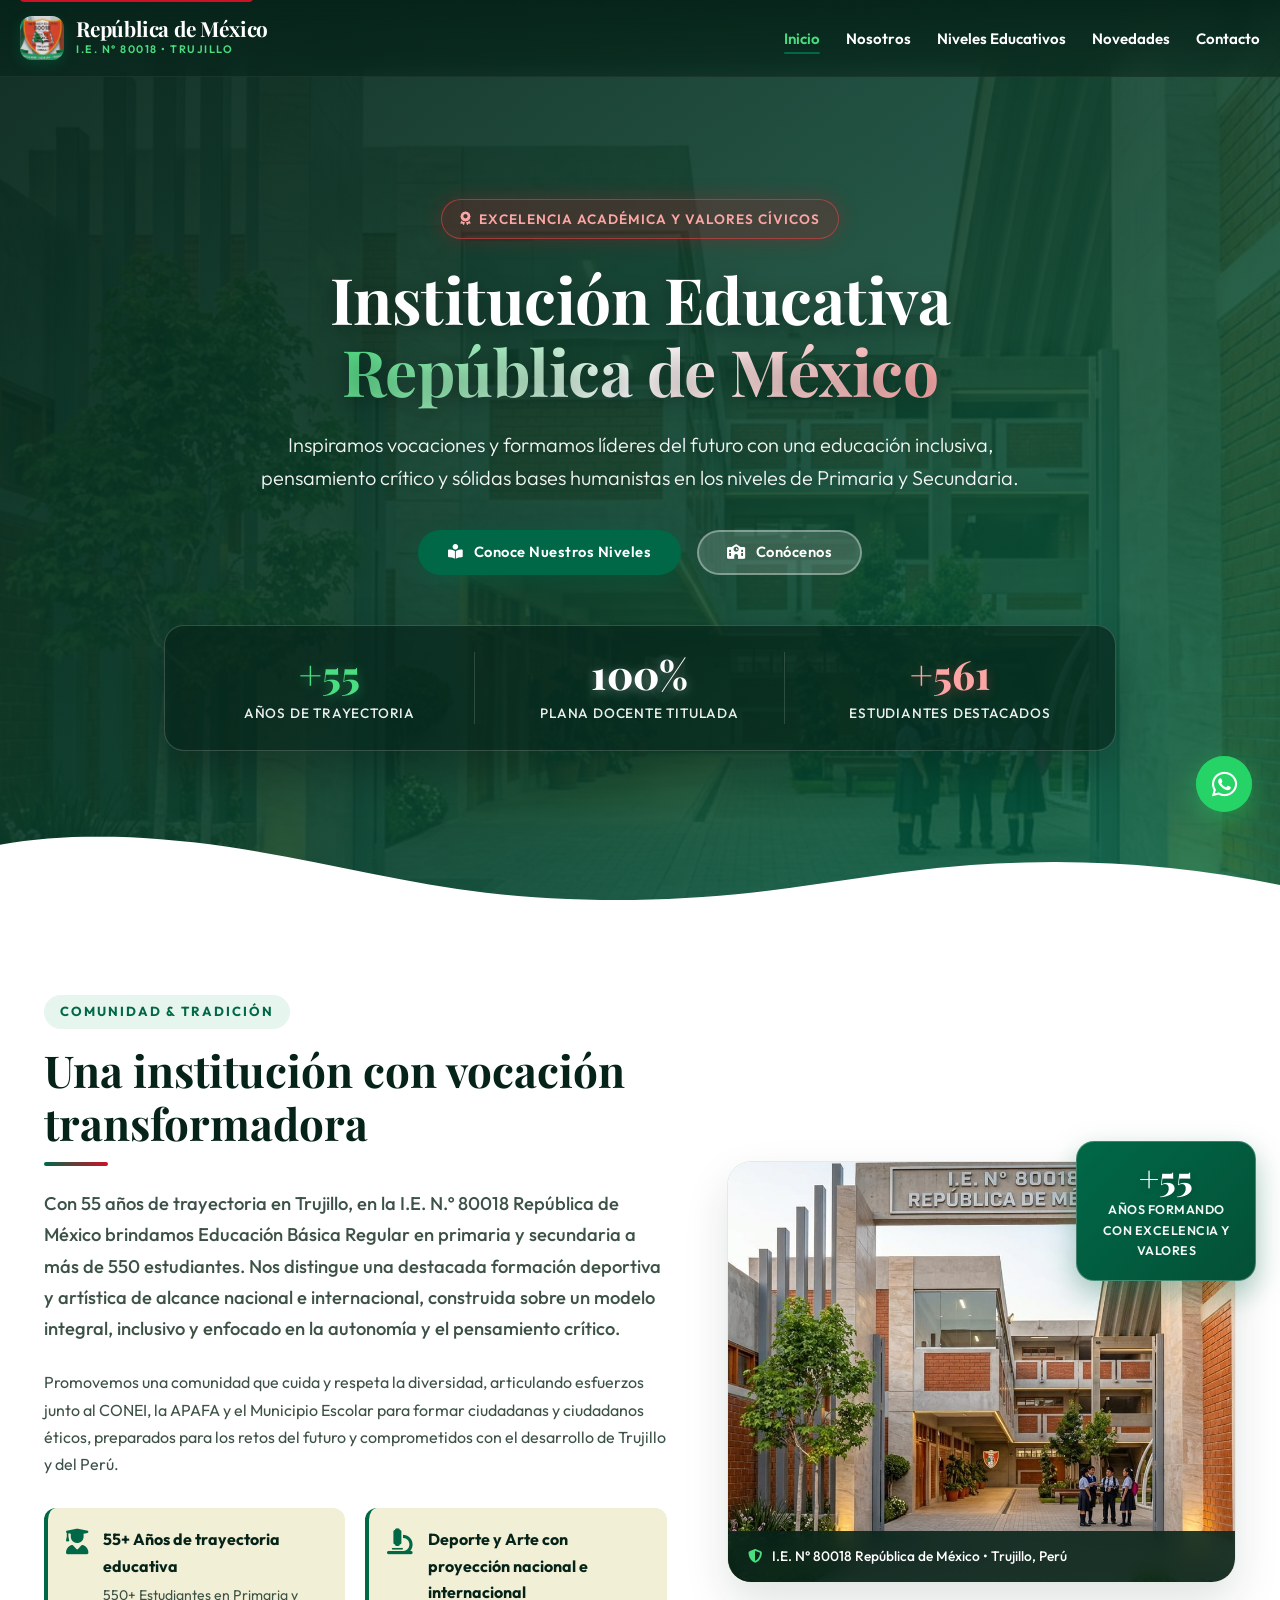
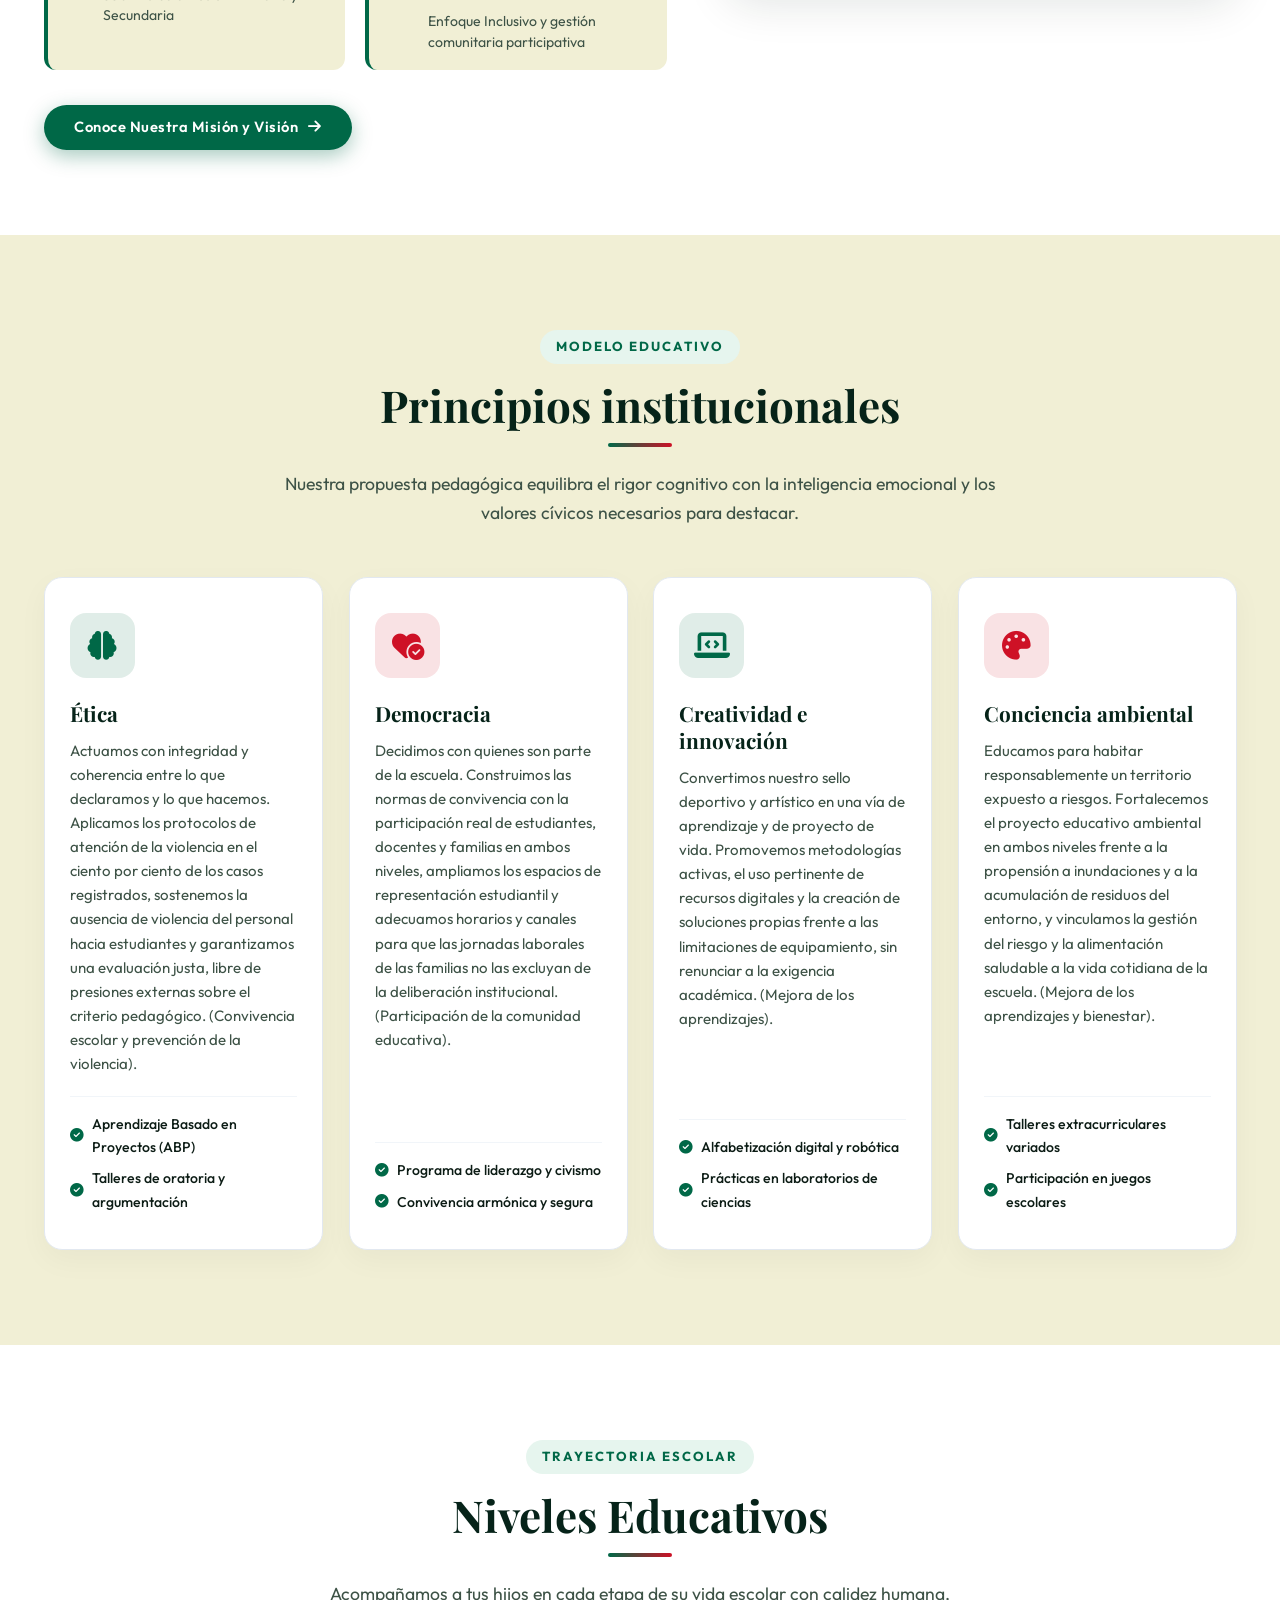
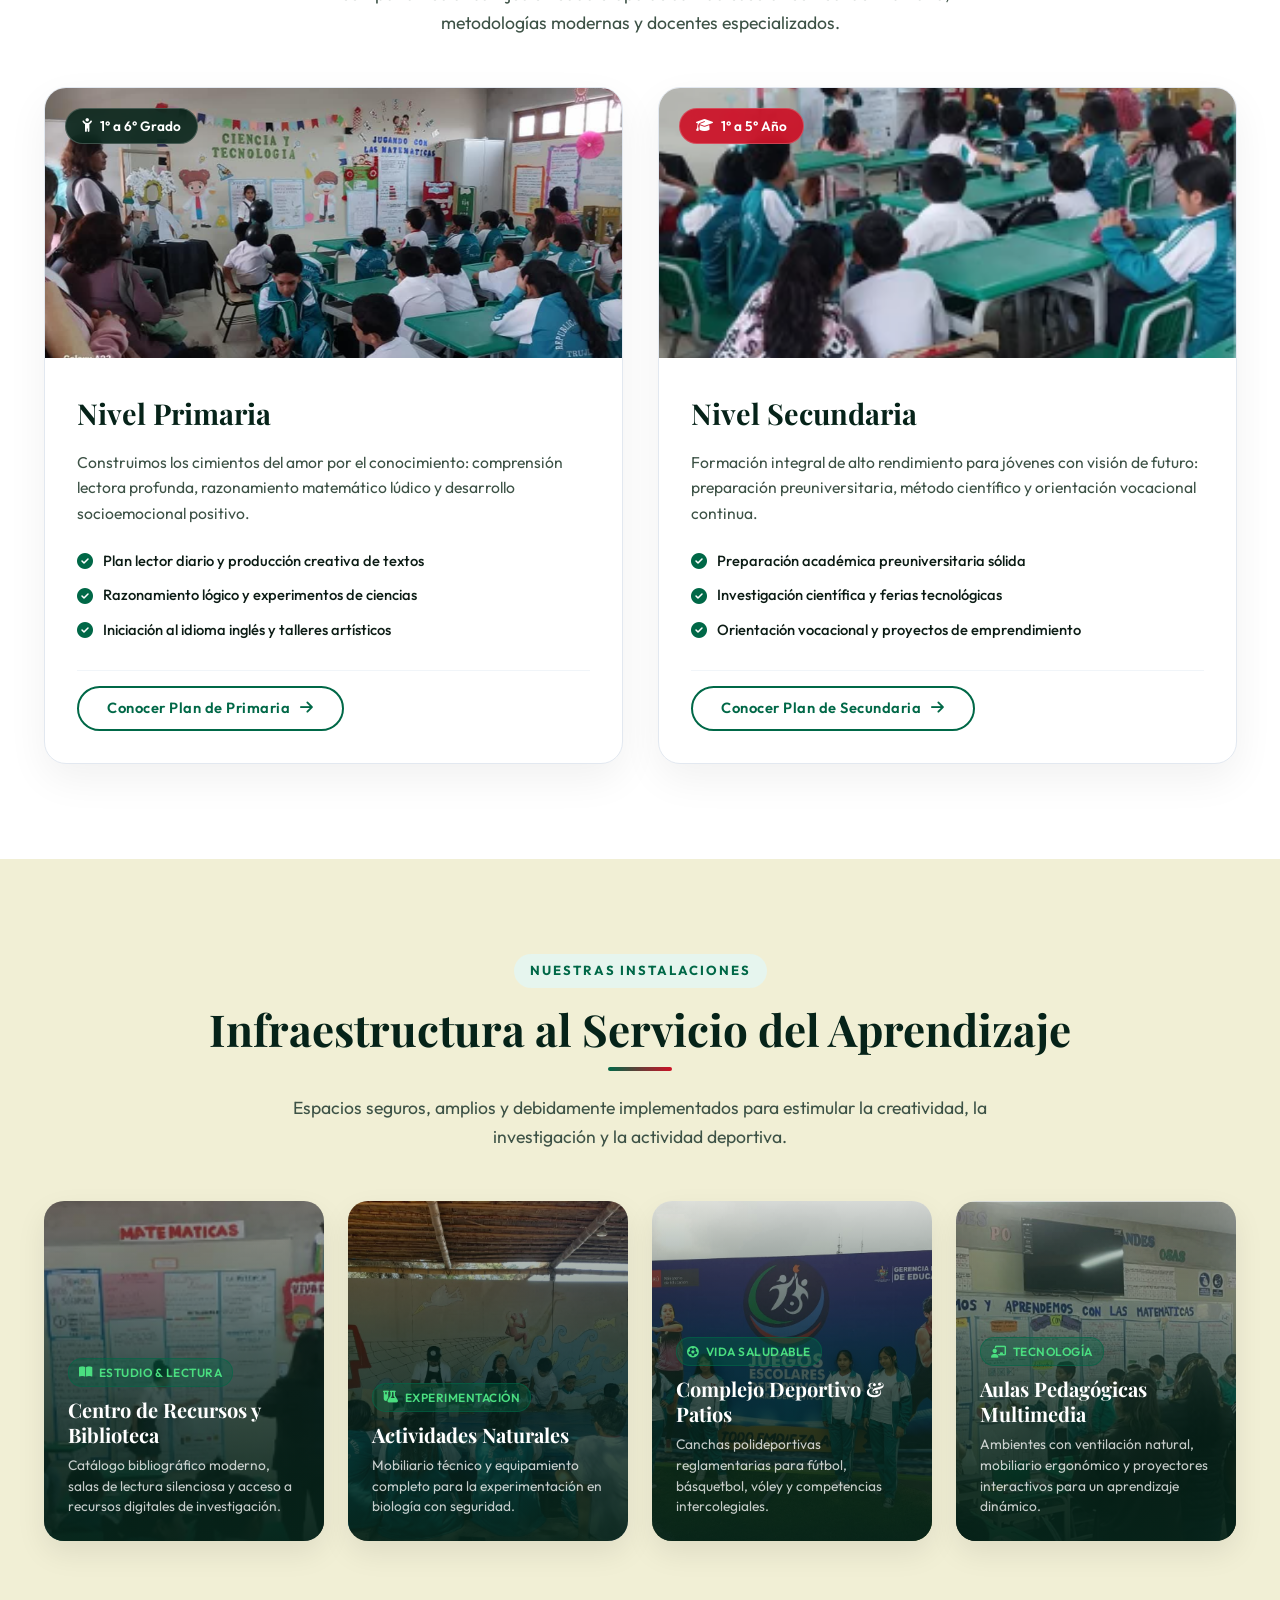
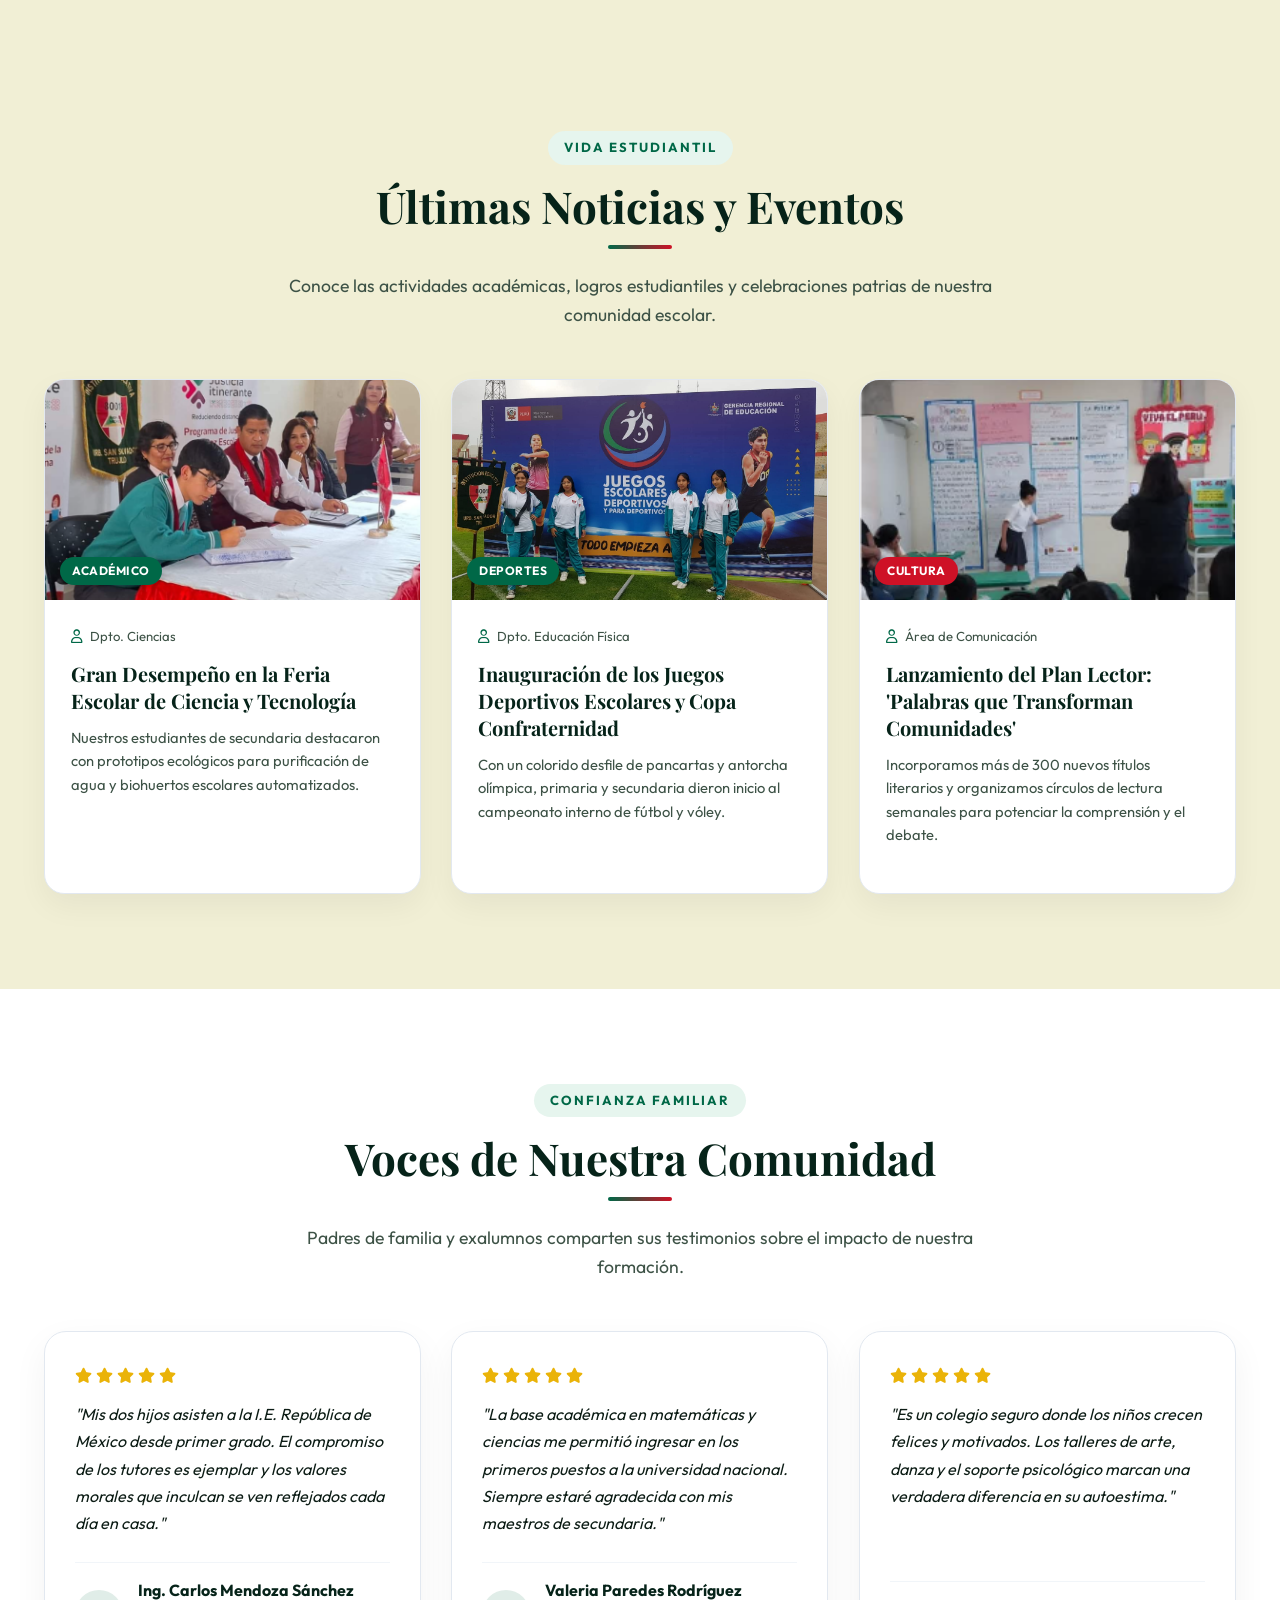
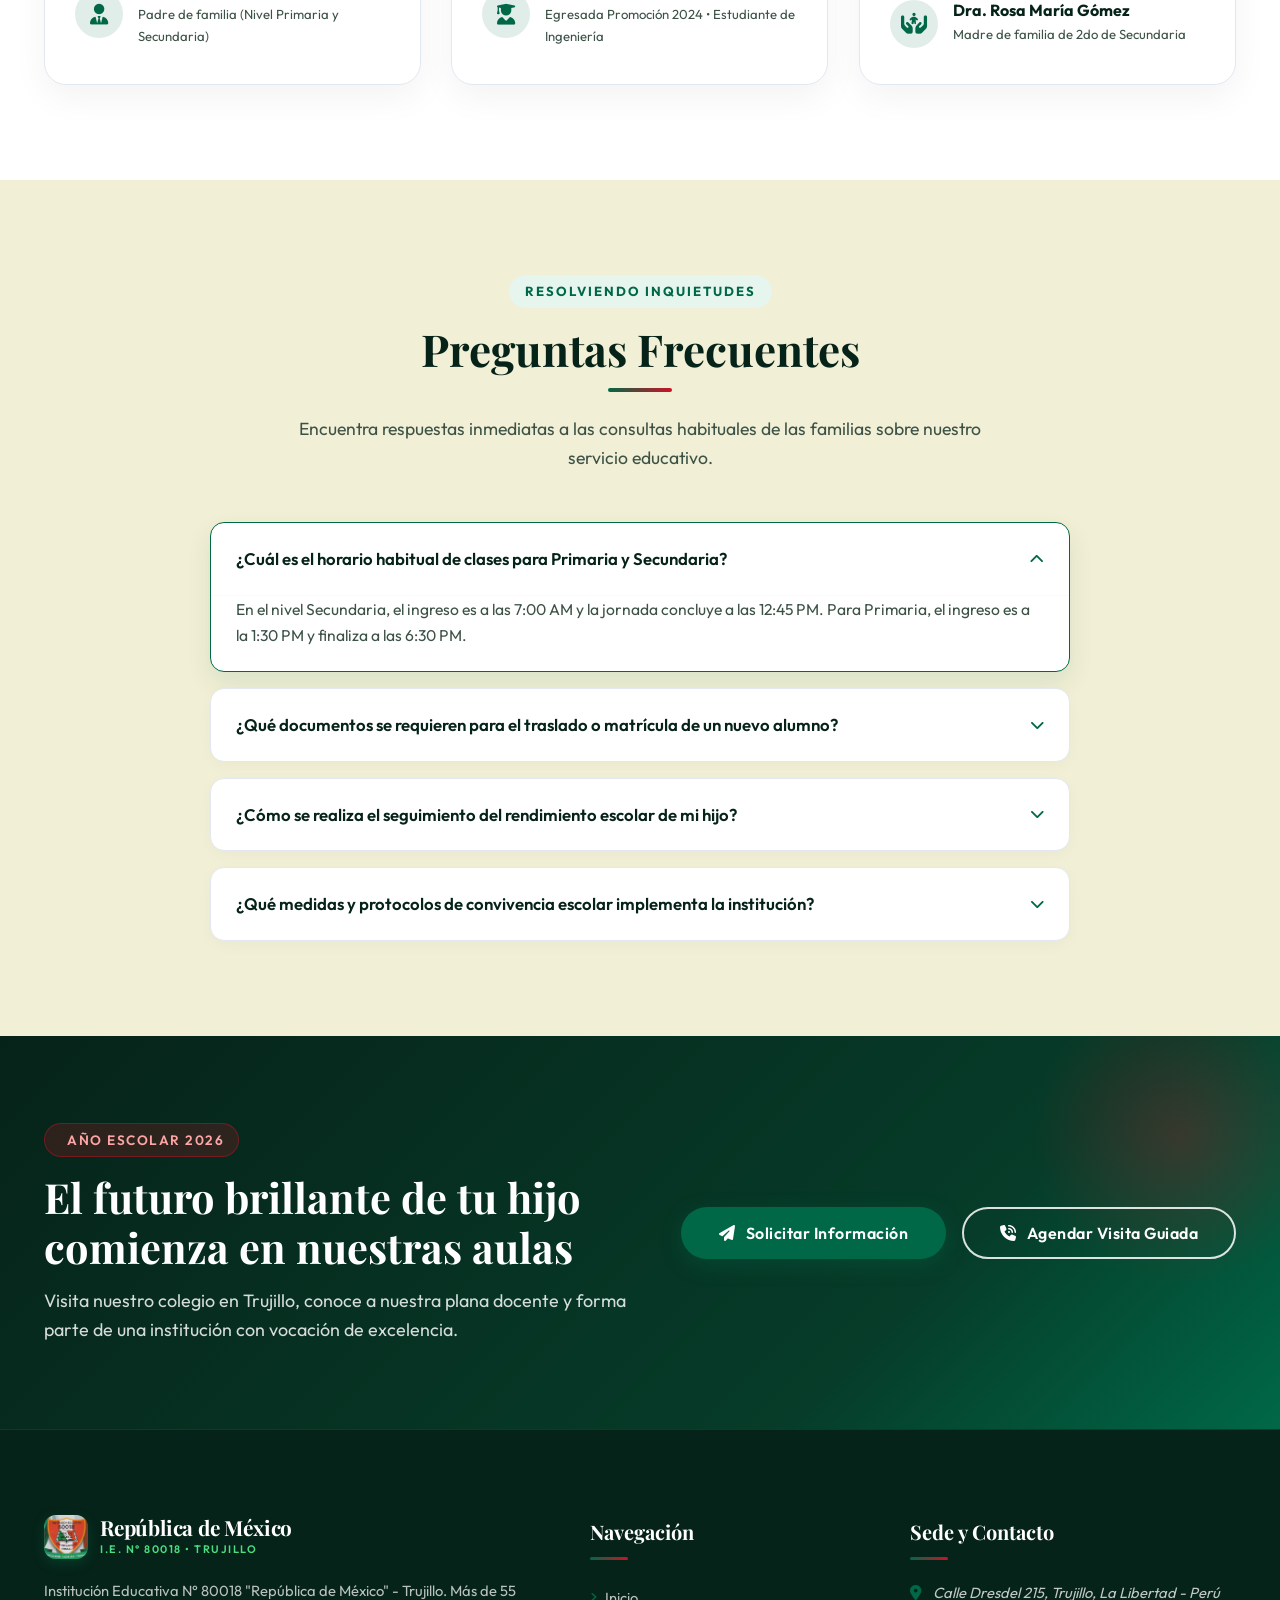
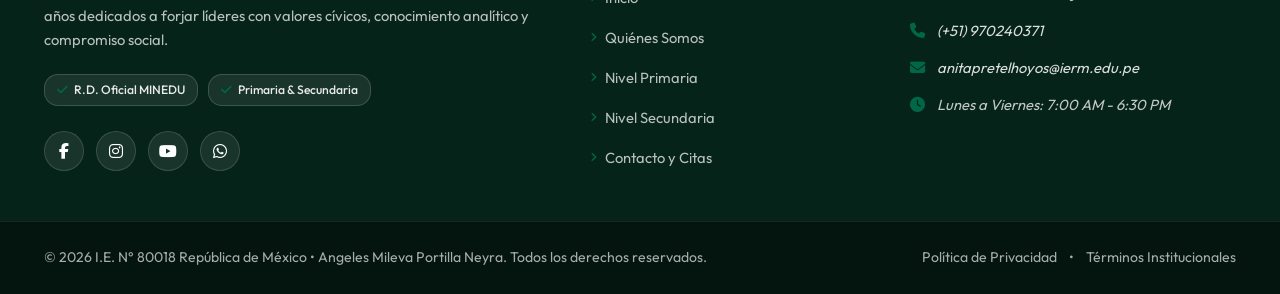
<file: index.html>
<!DOCTYPE html>
<html lang="es">

<head>
    <meta charset="UTF-8">
    <meta name="viewport" content="width=device-width, initial-scale=1.0">
    <title>I.E. N° 80018 República de México | Portal Institucional Oficial</title>
    <meta name="description"
        content="Portal Institucional de la I.E. N° 80018 República de México en Trujillo. Educación integral, valores y excelencia académica en Primaria y Secundaria.">
    <meta name="keywords"
        content="Colegio República de México, I.E. 80018, Trujillo, Educación Primaria, Educación Secundaria, Portal Educativo Perú">
    <meta name="author" content="I.E. N° 80018 República de México">
    <meta property="og:title" content="I.E. N° 80018 República de México | Portal Institucional Oficial">
    <meta property="og:description"
        content="Formando líderes del mañana con valores, innovación y compromiso en Trujillo. Conoce nuestra propuesta educativa y vacantes 2026.">
    <meta property="og:type" content="website">
    <meta property="og:image" content="./colegio.png">

    <link rel="preconnect" href="https://fonts.googleapis.com">
    <link rel="preconnect" href="https://fonts.gstatic.com" crossorigin>
    <link
        href="https://fonts.googleapis.com/css2?family=Outfit:wght@300;400;500;600;700;800&family=Playfair+Display:ital,wght@0,600;0,700;0,800;1,600&display=swap"
        rel="stylesheet">

    <!-- Hojas de Estilo -->
    <link rel="stylesheet" href="./CSS/style.css">
    <link rel="stylesheet" href="./CSS/index.css">
    <link rel="stylesheet" href="https://cdnjs.cloudflare.com/ajax/libs/font-awesome/6.4.0/css/all.min.css">
</head>

<body>
    <!-- Enlace accesible de salto -->
    <a href="#contenido-principal" class="skip-link">Saltar al contenido principal</a>

    <!-- Overlay móvil -->
    <div class="nav-overlay" aria-hidden="true"></div>

    <header class="header">
        <div class="header-nav-wrap">
            <div class="container header-content">
                <a href="index.html" class="logo" aria-label="Inicio - I.E. República de México">
                    <div class="logo-icon-wrap" aria-hidden="true">
                        <img src="./img/logo.png" alt="Logo de la IE">
                    </div>
                    <span class="logo-text">
                        <span class="logo-title">República de México</span>
                        <span class="logo-subtitle">I.E. N° 80018 • Trujillo</span>
                    </span>
                </a>

                <nav class="nav" id="main-nav" aria-label="Menú principal de navegación">
                    <div class="nav-drawer-header">
                        <div class="nav-drawer-brand">
                            <i class="fa-solid fa-graduation-cap" aria-hidden="true"></i>
                            <span>República de México</span>
                        </div>
                        <button type="button" class="nav-close-btn" aria-label="Cerrar menú">
                            <i class="fa-solid fa-xmark" aria-hidden="true"></i>
                        </button>
                    </div>

                    <ul class="nav-list">
                        <li><a href="index.html" class="nav-link active">Inicio</a></li>
                        <li><a href="nosotros.html" class="nav-link">Nosotros</a></li>
                        <li><a href="niveles.html" class="nav-link">Niveles Educativos</a></li>
                        <li><a href="#noticias" class="nav-link">Novedades</a></li>
                        <li><a href="contacto.html" class="nav-link">Contacto</a></li>
                    </ul>

                    <div class="nav-drawer-footer">
                        <a href="contacto.html" class="btn btn-primary">
                            <i class="fa-solid fa-paper-plane" aria-hidden="true"></i> Contactar Secretaría
                        </a>
                        <div class="drawer-contact-info">
                            <p><i class="fa-solid fa-phone" aria-hidden="true"></i>(+51) 970240371</p>
                            <p><i class="fa-solid fa-location-dot" aria-hidden="true"></i> Trujillo, La Libertad</p>
                        </div>
                    </div>
                </nav>

                <button type="button" class="mobile-menu-btn" aria-label="Abrir menú de navegación"
                    aria-expanded="false" aria-controls="main-nav">
                    <i class="fa-solid fa-bars" aria-hidden="true"></i>
                </button>
            </div>
        </div>
    </header>

    <main id="contenido-principal">

        <section id="inicio" class="hero" aria-label="Bienvenida institucional">
            <div class="hero-background" role="img" aria-label="Frontis oficial de la I.E. República de México"></div>
            <div class="hero-overlay" aria-hidden="true"></div>

            <article class="container hero-content">
                <span class="badge-glow">
                    <i class="fa-solid fa-award" aria-hidden="true"></i> Excelencia Académica y Valores Cívicos
                </span>
                <h1 class="hero-title">
                    Institución Educativa<br>
                    <span class="highlight">República de México</span>
                </h1>
                <p class="hero-subtitle">
                    Inspiramos vocaciones y formamos líderes del futuro con una educación inclusiva, pensamiento crítico
                    y sólidas bases humanistas en los niveles de Primaria y Secundaria.
                </p>

                <div class="hero-buttons">
                    <a href="niveles.html" class="btn btn-primary">
                        <i class="fa-solid fa-book-open-reader" aria-hidden="true"></i> Conoce Nuestros Niveles
                    </a>
                    <a href="nosotros.html" class="btn btn-glass">
                        <i class="fa-solid fa-school" aria-hidden="true"></i> Conócenos
                    </a>
                </div>

                <div class="hero-stats-wrapper">
                    <ul class="hero-stats-grid">
                        <li class="stat-card">
                            <span class="stat-number" data-target="25">+55</span>
                            <span class="stat-label">Años de Trayectoria</span>
                        </li>
                        <li class="stat-card">
                            <span class="stat-number" data-target="100">100%</span>
                            <span class="stat-label">Plana Docente Titulada</span>
                        </li>
                        <li class="stat-card">
                            <span class="stat-number" data-target="1200">+561</span>
                            <span class="stat-label">Estudiantes Destacados</span>
                        </li>
                    </ul>
                </div>
            </article>

            <div class="hero-shape-divider" aria-hidden="true">
                <svg data-name="Layer 1" xmlns="http://www.w3.org/2000/svg" viewBox="0 0 1200 120"
                    preserveAspectRatio="none">
                    <path
                        d="M321.39,56.44c58-10.79,114.16-30.13,172-41.86,82.39-16.72,168.19-17.73,250.45-.39C823.78,31,906.67,72,985.66,92.83c70.05,18.48,146.53,26.09,214.34,3V0H0V27.35A600.21,600.21,0,0,0,321.39,56.44Z"
                        class="shape-fill"></path>
                </svg>
            </div>
        </section>

        <section class="section welcome-section" aria-labelledby="welcome-heading">
            <div class="container">
                <div class="welcome-grid">
                    <article class="welcome-text scroll-anim">
                        <span class="section-tag">Comunidad & Tradición</span>
                        <h2 id="welcome-heading" class="section-title">Una institución con vocación transformadora</h2>
                        <div class="title-underline"></div>
                        <p class="welcome-lead">
                            Con 55 años de trayectoria en Trujillo, en la I.E. N.º 80018 República de México brindamos
                            Educación Básica Regular en primaria y secundaria a más de 550 estudiantes. Nos distingue
                            una destacada formación deportiva y artística de alcance nacional e internacional,
                            construida sobre un modelo integral, inclusivo y enfocado en la autonomía y el pensamiento
                            crítico.
                        </p>
                        <p>
                            Promovemos una comunidad que cuida y respeta la diversidad, articulando esfuerzos junto al
                            CONEI, la APAFA y el Municipio Escolar para formar ciudadanas y ciudadanos éticos,
                            preparados para los retos del futuro y comprometidos con el desarrollo de Trujillo y del
                            Perú.
                        </p>

                        <div class="welcome-features-list">
                            <div class="welcome-feature-box">
                                <i class="fa-solid fa-user-graduate" aria-hidden="true"></i>
                                <div>
                                    <h3>55+ Años de trayectoria educativa</h3>
                                    <p>550+ Estudiantes en Primaria y Secundaria</p>
                                </div>
                            </div>
                            <div class="welcome-feature-box">
                                <i class="fa-solid fa-microscope" aria-hidden="true"></i>
                                <div>
                                    <h3>Deporte y Arte con proyección nacional e internacional</h3>
                                    <p>Enfoque Inclusivo y gestión comunitaria participativa</p>
                                </div>
                            </div>
                        </div>

                        <div class="welcome-action">
                            <a href="nosotros.html" class="btn btn-primary">
                                Conoce Nuestra Misión y Visión <i class="fa-solid fa-arrow-right"
                                    aria-hidden="true"></i>
                            </a>
                        </div>
                    </article>

                    <div class="welcome-visual scroll-anim">
                        <figure class="welcome-image-card">
                            <img src="./img/colegio.jpeg"
                                alt="Ingreso principal de la Institución Educativa N° 80018 República de México"
                                class="welcome-img">
                            <figcaption class="welcome-caption">
                                <i class="fa-solid fa-shield-halved" aria-hidden="true"></i>
                                <span>I.E. N° 80018 República de México • Trujillo, Perú</span>
                            </figcaption>
                        </figure>
                        <aside class="welcome-floating-badge" aria-label="Trayectoria institucional">
                            <span class="badge-num">+55</span>
                            <span class="badge-txt">Años formando con excelencia y valores</span>
                        </aside>
                    </div>
                </div>
            </div>
        </section>

        <!-- 3. PILARES PEDAGÓGICOS / MODELO EDUCATIVO -->
        <section class="section bg-light pillars-section" aria-labelledby="pillars-heading">
            <div class="container">
                <header class="section-header text-center">
                    <span class="section-tag">Modelo Educativo</span>
                    <h2 id="pillars-heading" class="section-title">Principios institucionales </h2>
                    <div class="title-underline center"></div>
                    <p class="section-desc">
                        Nuestra propuesta pedagógica equilibra el rigor cognitivo con la inteligencia emocional y los
                        valores cívicos necesarios para destacar.
                    </p>
                </header>

                <div class="pillars-grid">
                    <article class="pillar-card scroll-anim">
                        <div class="pillar-icon-box">
                            <i class="fa-solid fa-brain" aria-hidden="true"></i>
                        </div>
                        <h3> Ética </h3>
                        <p>
                            Actuamos con integridad y coherencia entre lo que declaramos y lo que hacemos. Aplicamos los
                            protocolos de atención de la violencia en el ciento por ciento de los casos registrados,
                            sostenemos la ausencia de violencia del personal hacia estudiantes y garantizamos una
                            evaluación justa, libre de presiones externas sobre el criterio pedagógico. (Convivencia
                            escolar y prevención de la violencia).
                        </p>
                        <ul class="pillar-points">
                            <li><i class="fa-solid fa-circle-check" aria-hidden="true"></i> Aprendizaje Basado en
                                Proyectos (ABP)</li>
                            <li><i class="fa-solid fa-circle-check" aria-hidden="true"></i> Talleres de oratoria y
                                argumentación</li>
                        </ul>
                    </article>

                    <article class="pillar-card scroll-anim">
                        <div class="pillar-icon-box accent">
                            <i class="fa-solid fa-heart-circle-check" aria-hidden="true"></i>
                        </div>
                        <h3>Democracia</h3>
                        <p>
                            Decidimos con quienes son parte de la escuela. Construimos las normas de convivencia con la
                            participación real de estudiantes, docentes y familias en ambos niveles, ampliamos los
                            espacios de representación estudiantil y adecuamos horarios y canales para que las jornadas
                            laborales de las familias no las excluyan de la deliberación institucional. (Participación
                            de la comunidad educativa).
                        </p>
                        <ul class="pillar-points">
                            <li><i class="fa-solid fa-circle-check" aria-hidden="true"></i> Programa de liderazgo y
                                civismo</li>
                            <li><i class="fa-solid fa-circle-check" aria-hidden="true"></i> Convivencia armónica y
                                segura</li>
                        </ul>
                    </article>

                    <article class="pillar-card scroll-anim">
                        <div class="pillar-icon-box">
                            <i class="fa-solid fa-laptop-code" aria-hidden="true"></i>
                        </div>
                        <h3>Creatividad e innovación </h3>
                        <p>
                            Convertimos nuestro sello deportivo y artístico en una vía de aprendizaje y de proyecto de
                            vida. Promovemos metodologías activas, el uso pertinente de recursos digitales y la creación
                            de soluciones propias frente a las limitaciones de equipamiento, sin renunciar a la
                            exigencia académica. (Mejora de los aprendizajes).
                        </p>
                        <ul class="pillar-points">
                            <li><i class="fa-solid fa-circle-check" aria-hidden="true"></i> Alfabetización digital y
                                robótica</li>
                            <li><i class="fa-solid fa-circle-check" aria-hidden="true"></i> Prácticas en laboratorios de
                                ciencias</li>
                        </ul>
                    </article>

                    <article class="pillar-card scroll-anim">
                        <div class="pillar-icon-box accent">
                            <i class="fa-solid fa-palette" aria-hidden="true"></i>
                        </div>
                        <h3> Conciencia ambiental </h3>
                        <p>
                            Educamos para habitar responsablemente un territorio expuesto a riesgos. Fortalecemos el
                            proyecto educativo ambiental en ambos niveles frente a la propensión a inundaciones y a la
                            acumulación de residuos del entorno, y vinculamos la gestión del riesgo y la alimentación
                            saludable a la vida cotidiana de la escuela. (Mejora de los aprendizajes y bienestar).
                        </p>
                        <ul class="pillar-points">
                            <li><i class="fa-solid fa-circle-check" aria-hidden="true"></i> Talleres extracurriculares
                                variados</li>
                            <li><i class="fa-solid fa-circle-check" aria-hidden="true"></i> Participación en juegos
                                escolares</li>
                        </ul>
                    </article>
                </div>
            </div>
        </section>

        <section class="section levels-preview-section" aria-labelledby="levels-heading">
            <div class="container">
                <header class="section-header text-center">
                    <span class="section-tag">Trayectoria Escolar</span>
                    <h2 id="levels-heading" class="section-title">Niveles Educativos</h2>
                    <div class="title-underline center"></div>
                    <p class="section-desc">
                        Acompañamos a tus hijos en cada etapa de su vida escolar con calidez humana, metodologías
                        modernas y docentes especializados.
                    </p>
                </header>

                <div class="levels-preview-grid">
                    <!-- Nivel Primaria -->
                    <article class="level-showcase-card scroll-anim">
                        <div class="level-card-media">
                            <img src="./img/primaria.png"
                                alt="Estudiantes de primaria en aula de clase interactiva y estimulante">
                            <div class="level-badge-tag">
                                <i class="fa-solid fa-child-reaching" aria-hidden="true"></i> 1° a 6° Grado
                            </div>
                        </div>
                        <div class="level-card-body">
                            <h3>Nivel Primaria</h3>
                            <p class="level-card-intro">
                                Construimos los cimientos del amor por el conocimiento: comprensión lectora profunda,
                                razonamiento matemático lúdico y desarrollo socioemocional positivo.
                            </p>
                            <ul class="level-card-highlights">
                                <li><i class="fa-solid fa-circle-check" aria-hidden="true"></i> Plan lector diario y
                                    producción creativa de textos</li>
                                <li><i class="fa-solid fa-circle-check" aria-hidden="true"></i> Razonamiento lógico y
                                    experimentos de ciencias</li>
                                <li><i class="fa-solid fa-circle-check" aria-hidden="true"></i> Iniciación al idioma
                                    inglés y talleres artísticos</li>
                            </ul>
                            <div class="level-card-footer">
                                <a href="niveles.html#primaria" class="btn btn-outline">
                                    Conocer Plan de Primaria <i class="fa-solid fa-arrow-right" aria-hidden="true"></i>
                                </a>
                            </div>
                        </div>
                    </article>

                    <!-- Nivel Secundaria -->
                    <article class="level-showcase-card scroll-anim">
                        <div class="level-card-media">
                            <img src="./img/secundaria.png"
                                alt="Estudiantes de nivel secundaria en aula colaborativa y moderna">
                            <div class="level-badge-tag secondary">
                                <i class="fa-solid fa-graduation-cap" aria-hidden="true"></i> 1° a 5° Año
                            </div>
                        </div>
                        <div class="level-card-body">
                            <h3>Nivel Secundaria</h3>
                            <p class="level-card-intro">
                                Formación integral de alto rendimiento para jóvenes con visión de futuro: preparación
                                preuniversitaria, método científico y orientación vocacional continua.
                            </p>
                            <ul class="level-card-highlights">
                                <li><i class="fa-solid fa-circle-check" aria-hidden="true"></i> Preparación académica
                                    preuniversitaria sólida</li>
                                <li><i class="fa-solid fa-circle-check" aria-hidden="true"></i> Investigación científica
                                    y ferias tecnológicas</li>
                                <li><i class="fa-solid fa-circle-check" aria-hidden="true"></i> Orientación vocacional y
                                    proyectos de emprendimiento</li>
                            </ul>
                            <div class="level-card-footer">
                                <a href="niveles.html#secundaria" class="btn btn-outline">
                                    Conocer Plan de Secundaria <i class="fa-solid fa-arrow-right"
                                        aria-hidden="true"></i>
                                </a>
                            </div>
                        </div>
                    </article>
                </div>
            </div>
        </section>

        <section class="section bg-light campus-section" aria-labelledby="campus-heading">
            <div class="container">
                <header class="section-header text-center">
                    <span class="section-tag">Nuestras Instalaciones</span>
                    <h2 id="campus-heading" class="section-title">Infraestructura al Servicio del Aprendizaje</h2>
                    <div class="title-underline center"></div>
                    <p class="section-desc">
                        Espacios seguros, amplios y debidamente implementados para estimular la creatividad, la
                        investigación y la actividad deportiva.
                    </p>
                </header>

                <div class="campus-grid">
                    <figure class="campus-card scroll-anim">
                        <img src="./img/lectura.png" alt="Biblioteca escolar y sala de lectura con estudiantes">
                        <figcaption class="campus-overlay">
                            <span class="campus-badge"><i class="fa-solid fa-book-open" aria-hidden="true"></i> Estudio
                                & Lectura</span>
                            <h3>Centro de Recursos y Biblioteca</h3>
                            <p>Catálogo bibliográfico moderno, salas de lectura silenciosa y acceso a recursos digitales
                                de investigación.</p>
                        </figcaption>
                    </figure>

                    <figure class="campus-card scroll-anim">
                        <img src="./img/laborar.png"
                            alt="Laboratorio de ciencias con microscopios e instrumental de química">
                        <figcaption class="campus-overlay">
                            <span class="campus-badge"><i class="fa-solid fa-flask-vial" aria-hidden="true"></i>
                                Experimentación</span>
                            <h3>Actividades Naturales</h3>
                            <p>Mobiliario técnico y equipamiento completo para la experimentación en biología con seguridad.</p>
                        </figcaption>
                    </figure>

                    <figure class="campus-card scroll-anim">
                        <img src="./img/depor1.png"
                            alt="Canchas deportivas al aire libre con estudiantes practicando deportes">
                        <figcaption class="campus-overlay">
                            <span class="campus-badge"><i class="fa-solid fa-futbol" aria-hidden="true"></i> Vida
                                Saludable</span>
                            <h3>Complejo Deportivo & Patios</h3>
                            <p>Canchas polideportivas reglamentarias para fútbol, básquetbol, vóley y competencias
                                intercolegiales.</p>
                        </figcaption>
                    </figure>

                    <figure class="campus-card scroll-anim">
                        <img src="./img/aulapedagogicas.png" alt="Aulas didácticas y multimedia con buena iluminación">
                        <figcaption class="campus-overlay">
                            <span class="campus-badge"><i class="fa-solid fa-chalkboard-user" aria-hidden="true"></i>
                                Tecnología</span>
                            <h3>Aulas Pedagógicas Multimedia</h3>
                            <p>Ambientes con ventilación natural, mobiliario ergonómico y proyectores interactivos para
                                un aprendizaje dinámico.</p>
                        </figcaption>
                    </figure>
                </div>
            </div>
        </section>

        <section id="noticias" class="section bg-light news-section" aria-labelledby="news-heading">
            <div class="container">
                <header class="section-header text-center">
                    <span class="section-tag">Vida Estudiantil</span>
                    <h2 id="news-heading" class="section-title">Últimas Noticias y Eventos</h2>
                    <div class="title-underline center"></div>
                    <p class="section-desc">
                        Conoce las actividades académicas, logros estudiantiles y celebraciones patrias de nuestra
                        comunidad escolar.
                    </p>
                </header>

                <div class="news-grid">
                    <article class="news-card scroll-anim">
                        <div class="news-media">
                            <img src="./img/insta1.png"
                                alt="Alumnos participando en la Feria de Ciencias y Tecnología">
                            <span class="news-category">Académico</span>
                        </div>
                        <div class="news-content">
                            <div class="news-meta">
                                <span><i class="fa-regular fa-user" aria-hidden="true"></i> Dpto. Ciencias</span>
                            </div>
                            <h3>Gran Desempeño en la Feria Escolar de Ciencia y Tecnología</h3>
                            <p>Nuestros estudiantes de secundaria destacaron con prototipos ecológicos para purificación
                                de agua y biohuertos escolares automatizados.</p>
                        </div>
                    </article>

                    <article class="news-card scroll-anim">
                        <div class="news-media">
                            <img src="./img/depor1.png" alt="Desfile deportivo de inauguración en el patio central">
                            <span class="news-category sports">Deportes</span>
                        </div>
                        <div class="news-content">
                            <div class="news-meta">
                                <span><i class="fa-regular fa-user" aria-hidden="true"></i> Dpto. Educación
                                    Física</span>
                            </div>
                            <h3>Inauguración de los Juegos Deportivos Escolares y Copa Confraternidad</h3>
                            <p>Con un colorido desfile de pancartas y antorcha olímpica, primaria y secundaria dieron
                                inicio al campeonato interno de fútbol y vóley.</p>
                        </div>
                    </article>

                    <article class="news-card scroll-anim">
                        <div class="news-media">
                            <img src="./img/lectura.png" alt="Estudiantes en taller de lectura en biblioteca">
                            <span class="news-category culture">Cultura</span>
                        </div>
                        <div class="news-content">
                            <div class="news-meta">
                                <span><i class="fa-regular fa-user" aria-hidden="true"></i> Área de Comunicación</span>
                            </div>
                            <h3>Lanzamiento del Plan Lector: 'Palabras que Transforman Comunidades'</h3>
                            <p>Incorporamos más de 300 nuevos títulos literarios y organizamos círculos de lectura
                                semanales para potenciar la comprensión y el debate.</p>
                        </div>
                    </article>
                </div>
            </div>
        </section>

        <section class="section testimonials-section" aria-labelledby="testimonials-heading">
            <div class="container">
                <header class="section-header text-center">
                    <span class="section-tag">Confianza Familiar</span>
                    <h2 id="testimonials-heading" class="section-title">Voces de Nuestra Comunidad</h2>
                    <div class="title-underline center"></div>
                    <p class="section-desc">
                        Padres de familia y exalumnos comparten sus testimonios sobre el impacto de nuestra formación.
                    </p>
                </header>

                <div class="testimonials-grid">
                    <article class="testimonial-card scroll-anim">
                        <div class="testimonial-stars" aria-label="Calificación: 5 de 5 estrellas">
                            <i class="fa-solid fa-star" aria-hidden="true"></i>
                            <i class="fa-solid fa-star" aria-hidden="true"></i>
                            <i class="fa-solid fa-star" aria-hidden="true"></i>
                            <i class="fa-solid fa-star" aria-hidden="true"></i>
                            <i class="fa-solid fa-star" aria-hidden="true"></i>
                        </div>
                        <blockquote>
                            "Mis dos hijos asisten a la I.E. República de México desde primer grado. El compromiso de
                            los tutores es ejemplar y los valores morales que inculcan se ven reflejados cada día en
                            casa."
                        </blockquote>
                        <footer class="testimonial-author">
                            <div class="author-avatar"><i class="fa-solid fa-user-tie" aria-hidden="true"></i></div>
                            <div>
                                <cite class="author-name">Ing. Carlos Mendoza Sánchez</cite>
                                <span class="author-role">Padre de familia (Nivel Primaria y Secundaria)</span>
                            </div>
                        </footer>
                    </article>

                    <article class="testimonial-card scroll-anim">
                        <div class="testimonial-stars" aria-label="Calificación: 5 de 5 estrellas">
                            <i class="fa-solid fa-star" aria-hidden="true"></i>
                            <i class="fa-solid fa-star" aria-hidden="true"></i>
                            <i class="fa-solid fa-star" aria-hidden="true"></i>
                            <i class="fa-solid fa-star" aria-hidden="true"></i>
                            <i class="fa-solid fa-star" aria-hidden="true"></i>
                        </div>
                        <blockquote>
                            "La base académica en matemáticas y ciencias me permitió ingresar en los primeros puestos a
                            la universidad nacional. Siempre estaré agradecida con mis maestros de secundaria."
                        </blockquote>
                        <footer class="testimonial-author">
                            <div class="author-avatar"><i class="fa-solid fa-user-graduate" aria-hidden="true"></i>
                            </div>
                            <div>
                                <cite class="author-name">Valeria Paredes Rodríguez</cite>
                                <span class="author-role">Egresada Promoción 2024 • Estudiante de Ingeniería</span>
                            </div>
                        </footer>
                    </article>

                    <article class="testimonial-card scroll-anim">
                        <div class="testimonial-stars" aria-label="Calificación: 5 de 5 estrellas">
                            <i class="fa-solid fa-star" aria-hidden="true"></i>
                            <i class="fa-solid fa-star" aria-hidden="true"></i>
                            <i class="fa-solid fa-star" aria-hidden="true"></i>
                            <i class="fa-solid fa-star" aria-hidden="true"></i>
                            <i class="fa-solid fa-star" aria-hidden="true"></i>
                        </div>
                        <blockquote>
                            "Es un colegio seguro donde los niños crecen felices y motivados. Los talleres de arte,
                            danza y el soporte psicológico marcan una verdadera diferencia en su autoestima."
                        </blockquote>
                        <footer class="testimonial-author">
                            <div class="author-avatar"><i class="fa-solid fa-hands-holding-child"
                                    aria-hidden="true"></i></div>
                            <div>
                                <cite class="author-name">Dra. Rosa María Gómez</cite>
                                <span class="author-role">Madre de familia de 2do de Secundaria</span>
                            </div>
                        </footer>
                    </article>
                </div>
            </div>
        </section>

        <section class="section bg-light faq-section" aria-labelledby="faq-heading">
            <div class="container">
                <header class="section-header text-center">
                    <span class="section-tag">Resolviendo Inquietudes</span>
                    <h2 id="faq-heading" class="section-title">Preguntas Frecuentes</h2>
                    <div class="title-underline center"></div>
                    <p class="section-desc">
                        Encuentra respuestas inmediatas a las consultas habituales de las familias sobre nuestro
                        servicio educativo.
                    </p>
                </header>

                <div class="faq-container">
                    <details class="faq-item" open>
                        <summary class="faq-question">
                            <span>¿Cuál es el horario habitual de clases para Primaria y Secundaria?</span>
                            <i class="fa-solid fa-chevron-down faq-arrow" aria-hidden="true"></i>
                        </summary>
                        <div class="faq-answer">
                            <p>En el nivel Secundaria, el ingreso es a las 7:00 AM y la jornada concluye a las 12:45 PM.
                                Para Primaria, el ingreso es a la 1:30 PM y finaliza a las 6:30 PM.</p>
                        </div>
                    </details>

                    <details class="faq-item">
                        <summary class="faq-question">
                            <span>¿Qué documentos se requieren para el traslado o matrícula de un nuevo alumno?</span>
                            <i class="fa-solid fa-chevron-down faq-arrow" aria-hidden="true"></i>
                        </summary>
                        <div class="faq-answer">
                            <p>Se solicita: Ficha única de matrícula oficial (SIAGIE), certificado de estudios emitido
                                por el colegio de procedencia, copia del DNI del estudiante y padres o apoderados,
                                constancia de no adeudo (de proceder de institución particular) y 2 fotos carnet
                                actualizadas.</p>
                        </div>
                    </details>

                    <details class="faq-item">
                        <summary class="faq-question">
                            <span>¿Cómo se realiza el seguimiento del rendimiento escolar de mi hijo?</span>
                            <i class="fa-solid fa-chevron-down faq-arrow" aria-hidden="true"></i>
                        </summary>
                        <div class="faq-answer">
                            <p>Mantenemos una comunicación activa a través de reuniones bimestrales de entrega de
                                libretas de calificaciones, atención presencial y virtual previa cita con los docentes
                                por área, e informes cualitativos del departamento de psicopedagogía.</p>
                        </div>
                    </details>

                    <details class="faq-item">
                        <summary class="faq-question">
                            <span>¿Qué medidas y protocolos de convivencia escolar implementa la institución?</span>
                            <i class="fa-solid fa-chevron-down faq-arrow" aria-hidden="true"></i>
                        </summary>
                        <div class="faq-answer">
                            <p>La institución cuenta con un Comité de Convivencia Escolar activo, psicóloga permanente y
                                lineamientos del MINEDU con política de tolerancia cero al bullying, promoviendo
                                talleres continuos sobre respeto a la diversidad y resolución pacífica de conflictos.
                            </p>
                        </div>
                    </details>
                </div>
            </div>
        </section>

        <section class="cta-banner" aria-label="Llamado a la acción institucional">
            <div class="container cta-banner-content">
                <div class="cta-text">
                    <span class="cta-tag"><i class="fa-solid fa-sparkles" aria-hidden="true"></i> Año Escolar
                        2026</span>
                    <h2>El futuro brillante de tu hijo comienza en nuestras aulas</h2>
                    <p>Visita nuestro colegio en Trujillo, conoce a nuestra plana docente y forma parte de una
                        institución con vocación de excelencia.</p>
                </div>
                <div class="cta-buttons">
                    <a href="contacto.html" class="btn btn-primary btn-large">
                        <i class="fa-solid fa-paper-plane" aria-hidden="true"></i> Solicitar Información
                    </a>
                    <a href="tel:1234567890" class="btn btn-secondary btn-large">
                        <i class="fa-solid fa-phone-volume" aria-hidden="true"></i> Agendar Visita Guiada
                    </a>
                </div>
            </div>
        </section>
    </main>

    <!-- FOOTER INSTITUCIONAL COMPLETO -->
    <footer class="footer">
        <div class="container footer-grid">
            <!-- Información Institucional -->
            <div class="footer-info">
                <a href="index.html" class="logo footer-logo" aria-label="I.E. República de México">
                    <div class="logo-icon-wrap" aria-hidden="true">
                        <img src="./img/logo.png" alt="Logo de la IE">
                    </div>
                    <span class="logo-text">
                        <span class="logo-title">República de México</span>
                        <span class="logo-subtitle">I.E. N° 80018 • Trujillo</span>
                    </span>
                </a>
                <p class="footer-desc">
                    Institución Educativa N° 80018 "República de México" - Trujillo. Más de 55 años dedicados a forjar
                    líderes con valores cívicos, conocimiento analítico y compromiso social.
                </p>
                <div class="footer-badges">
                    <span class="pill-badge"><i class="fa-solid fa-check" aria-hidden="true"></i> R.D. Oficial
                        MINEDU</span>
                    <span class="pill-badge"><i class="fa-solid fa-check" aria-hidden="true"></i> Primaria &
                        Secundaria</span>
                </div>
                <nav class="social-links" aria-label="Redes sociales institucionales">
                    <a href="https://www.facebook.com/share/1MUyq3bQSh/" aria-label="Facebook"><i class="fa-brands fa-facebook-f" aria-hidden="true"></i></a>
                    <a href="#" aria-label="Instagram"><i class="fa-brands fa-instagram" aria-hidden="true"></i></a>
                    <a href="#" aria-label="YouTube"><i class="fa-brands fa-youtube" aria-hidden="true"></i></a>
                    <a href="#" aria-label="WhatsApp"><i class="fa-brands fa-whatsapp" aria-hidden="true"></i></a>
                </nav>
            </div>

            <!-- Navegación Rápida -->
            <nav class="footer-nav" aria-label="Enlaces del portal">
                <h3 class="footer-heading">Navegación</h3>
                <ul class="footer-links">
                    <li><a href="index.html"><i class="fa-solid fa-angle-right" aria-hidden="true"></i> Inicio</a></li>
                    <li><a href="nosotros.html"><i class="fa-solid fa-angle-right" aria-hidden="true"></i> Quiénes
                            Somos</a></li>
                    <li><a href="niveles.html#primaria"><i class="fa-solid fa-angle-right" aria-hidden="true"></i> Nivel
                            Primaria</a></li>
                    <li><a href="niveles.html#secundaria"><i class="fa-solid fa-angle-right" aria-hidden="true"></i>
                            Nivel
                            Secundaria</a></li>
                    <li><a href="contacto.html"><i class="fa-solid fa-angle-right" aria-hidden="true"></i> Contacto y
                            Citas</a></li>
                </ul>
            </nav>

            <!-- Datos de Contacto y Sede -->
            <div class="footer-contact">
                <h3 class="footer-heading">Sede y Contacto</h3>
                <address class="footer-address">
                    <ul class="contact-list">
                        <li>
                            <i class="fa-solid fa-location-dot" aria-hidden="true"></i>
                            <span>Calle Dresdel 215, Trujillo, La Libertad - Perú</span>
                        </li>
                        <li>
                            <i class="fa-solid fa-phone" aria-hidden="true"></i>
                            <a href="tel:970240371">(+51) 970240371 </a>
                        </li>
                        <li>
                            <i class="fa-solid fa-envelope" aria-hidden="true"></i>
                            <a href="mailto:info@republicademexico.edu">anitapretelhoyos@ierm.edu.pe</a>
                        </li>
                        <li>
                            <i class="fa-solid fa-clock" aria-hidden="true"></i>
                            <span>Lunes a Viernes: 7:00 AM - 6:30 PM</span>
                        </li>
                    </ul>
                </address>
            </div>
        </div>

        <div class="footer-bottom">
            <div class="container footer-bottom-flex">
                <p>&copy; 2026 I.E. N° 80018 República de México • Angeles Mileva Portilla Neyra. Todos los derechos
                    reservados.</p>
                <div class="footer-legal-links">
                    <a href="#">Política de Privacidad</a>
                    <span>•</span>
                    <a href="#">Términos Institucionales</a>
                </div>
            </div>
        </div>
    </footer>

    <!-- BOTONES FLOTANTES: WHATSAPP Y BACK TO TOP -->
    <div class="floating-actions" aria-label="Canales directos de atención">
        <a href="https://wa.me/+51970240371?text=Hola,%20deseo%20informaci%C3%B3n%20sobre%20matr%C3%ADcula%20y%20vacantes%20escolares."
            class="whatsapp-float" target="_blank" rel="noopener noreferrer" aria-label="Contactar por WhatsApp">
            <i class="fa-brands fa-whatsapp" aria-hidden="true"></i>
            <span class="whatsapp-tooltip">¿Consultas sobre el colegio? Escríbenos</span>
        </a>
        <button class="back-to-top" aria-label="Volver arriba">
            <i class="fa-solid fa-arrow-up" aria-hidden="true"></i>
        </button>
    </div>

    <!-- Script de Interactividad -->
    <script src="./JS/script.js"></script>
</body>

</html>
</file>
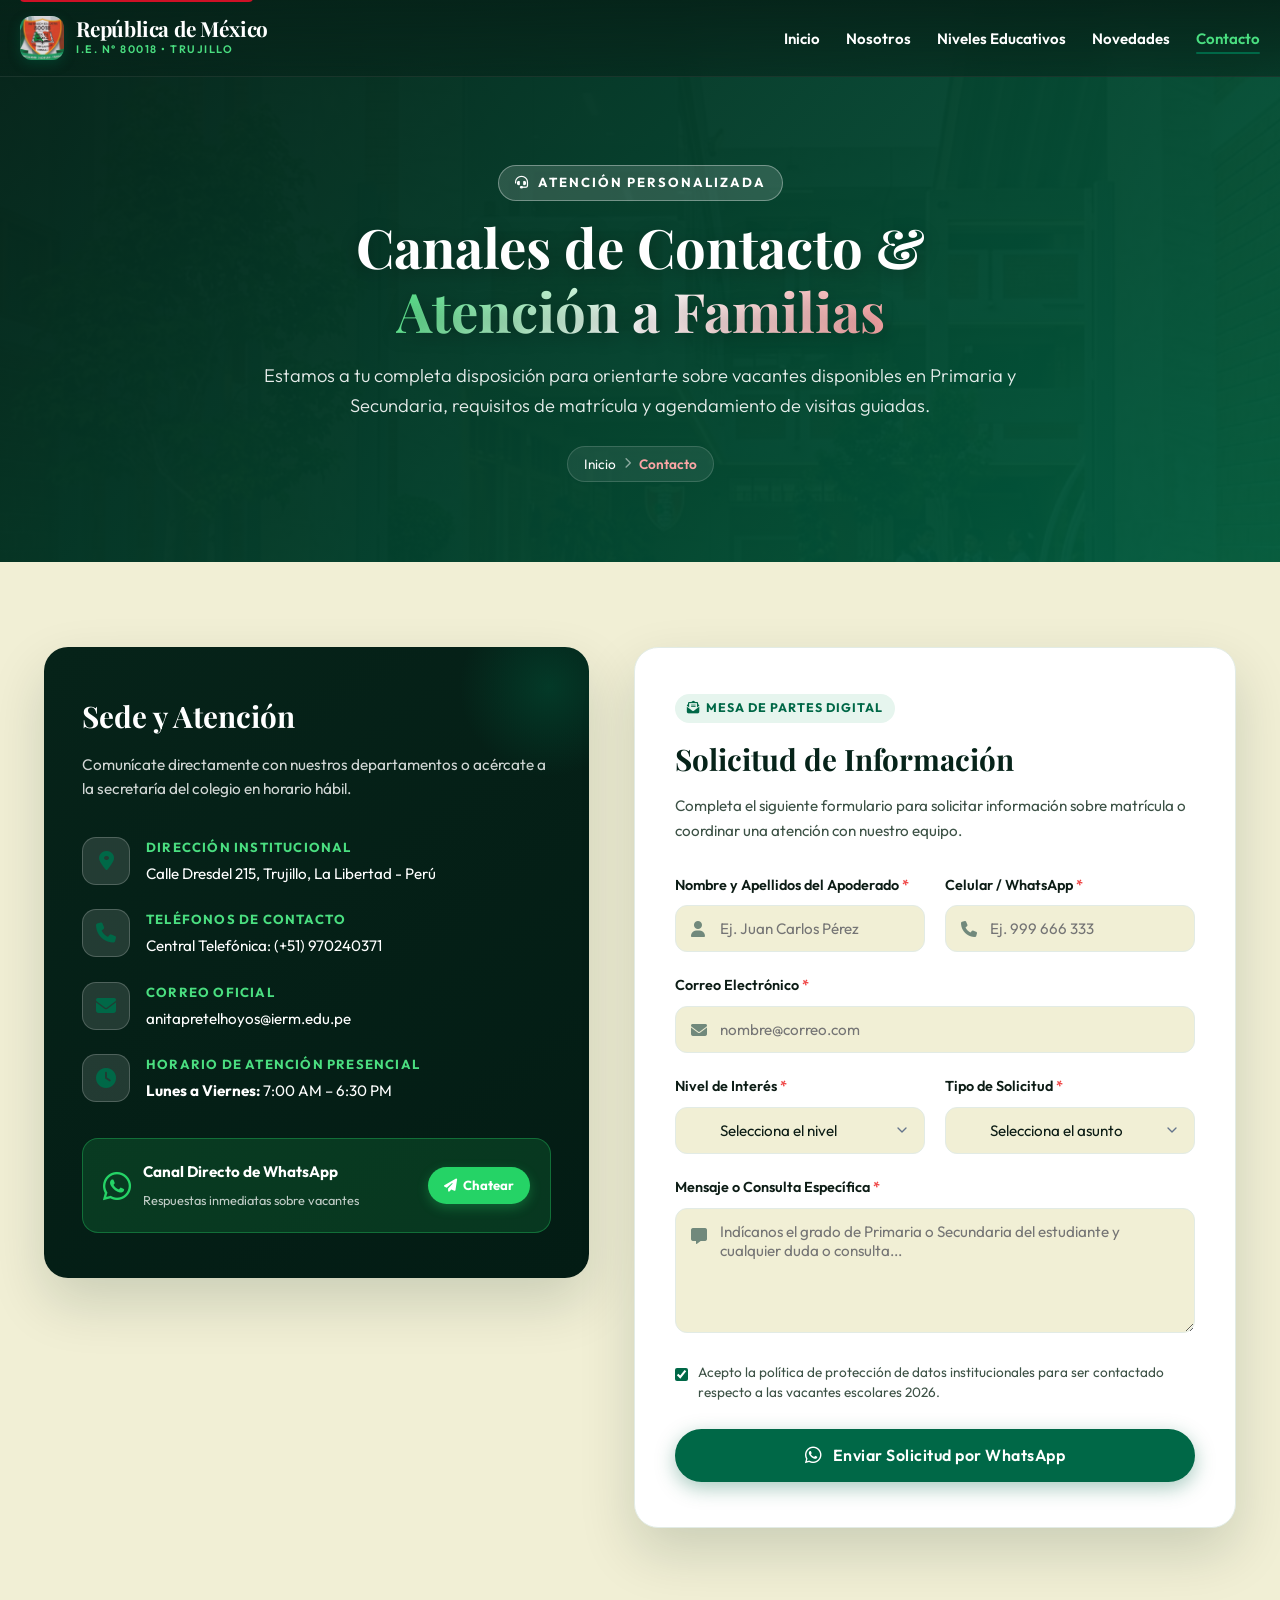
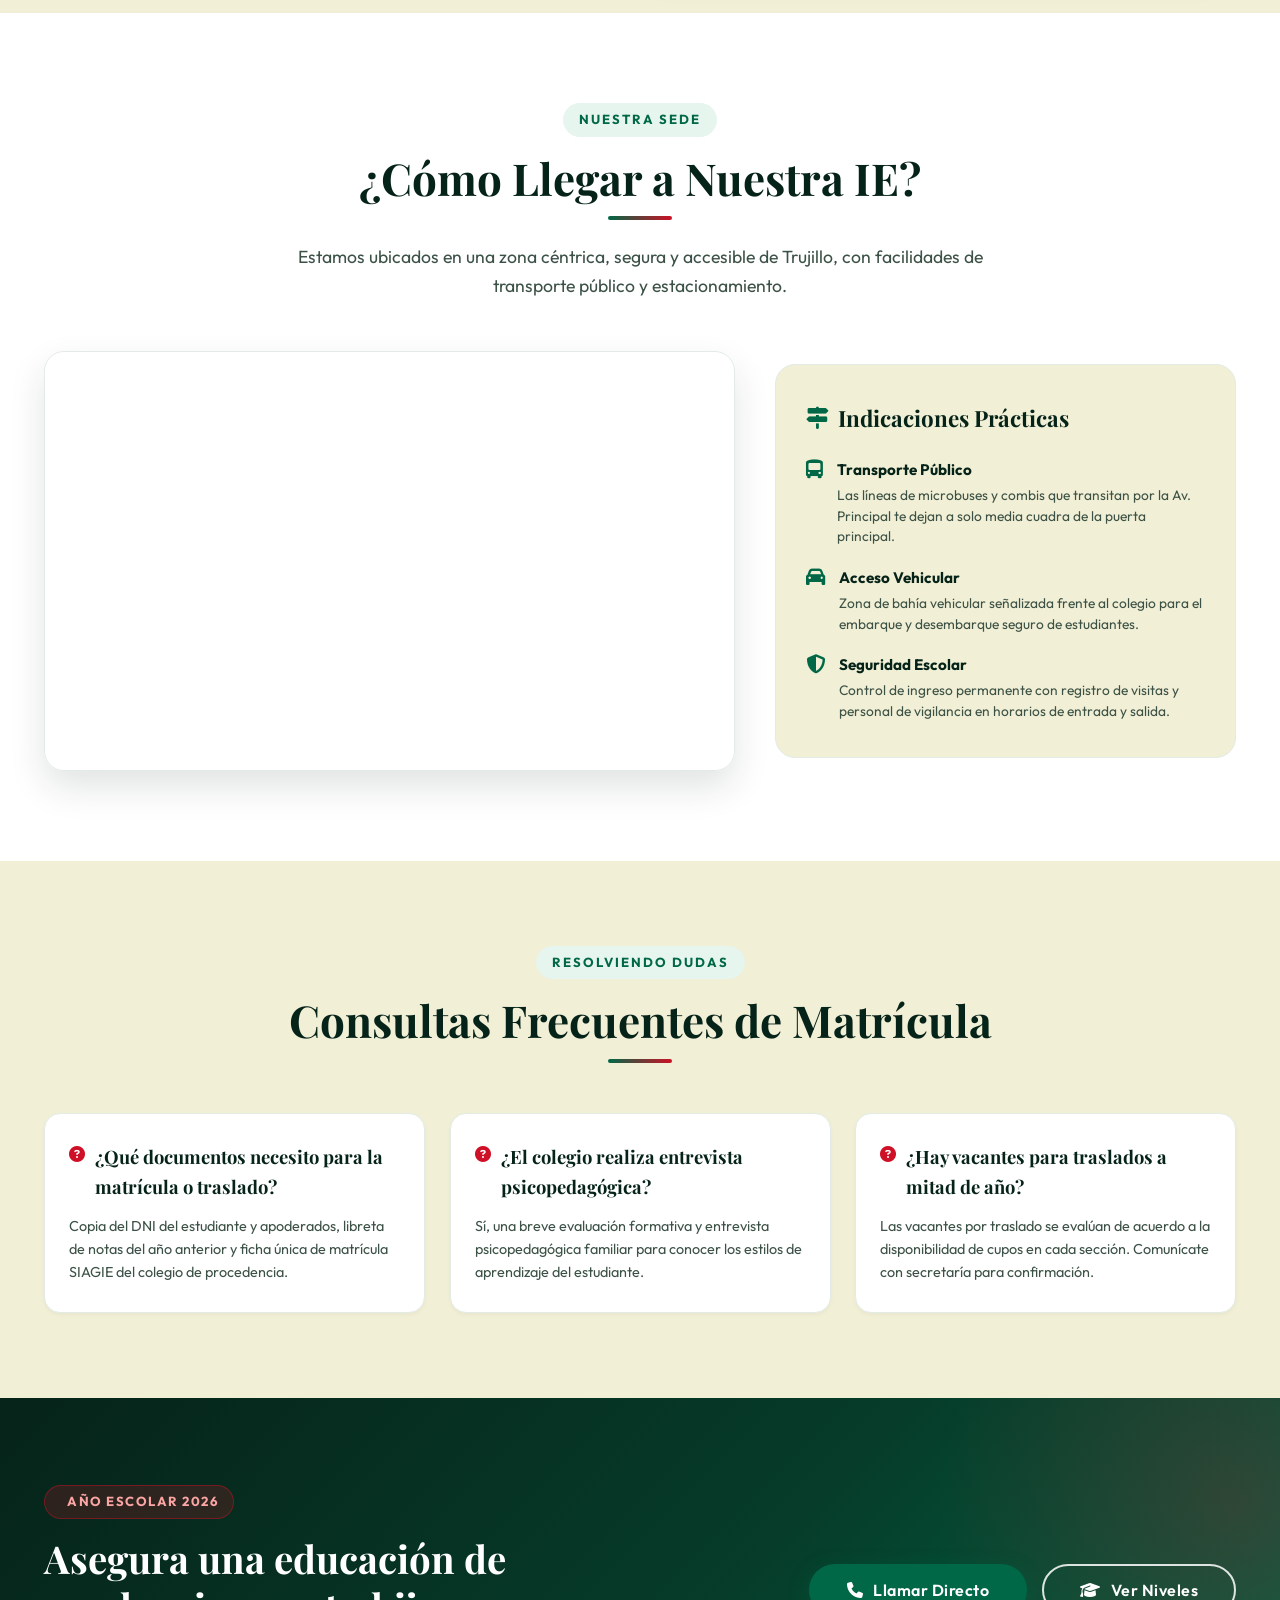
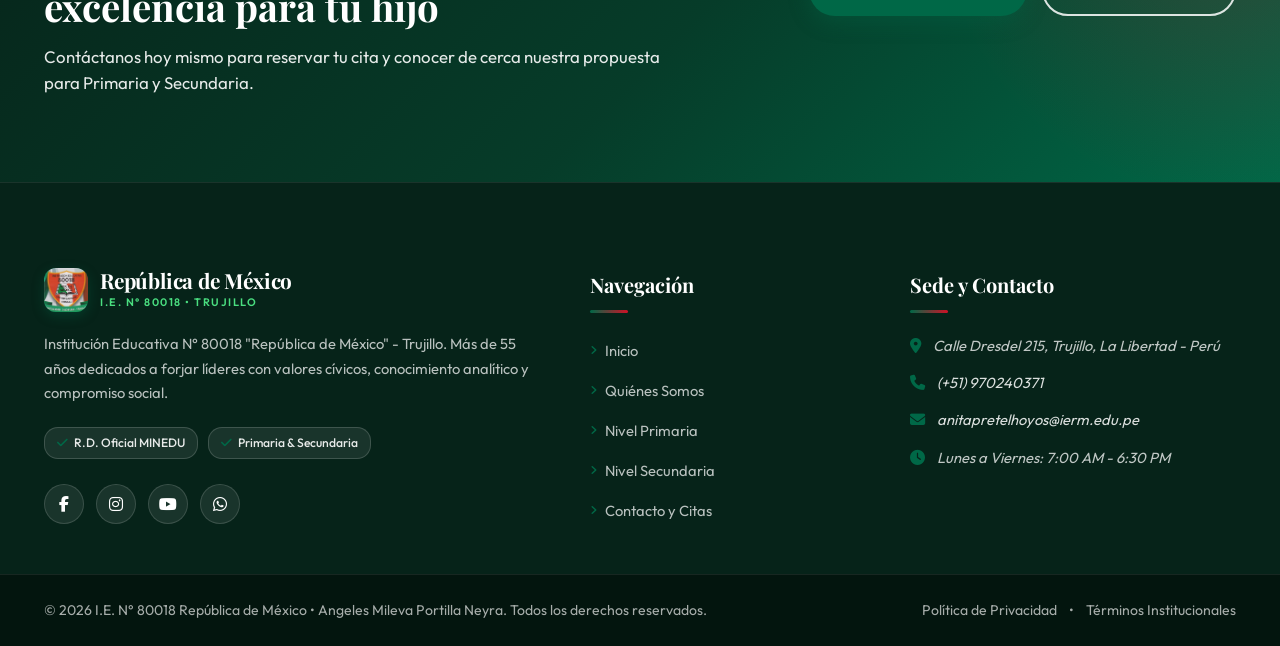
<file: contacto.html>
<!DOCTYPE html>
<html lang="es">

<head>
    <meta charset="UTF-8">
    <meta name="viewport" content="width=device-width, initial-scale=1.0">
    <title>Contacto e Información Institucional | I.E. N° 80018 República de México</title>
    <meta name="description"
        content="Ponte en contacto con la I.E. N° 80018 República de México en Trujillo. Solicita vacantes para Primaria y Secundaria, agenda visitas guiadas y comunícate con secretaría.">
    <meta name="keywords"
        content="Contacto Colegio República de México, Vacantes Primaria Secundaria, Matrícula Escolar Trujillo, I.E. 80018">
    <meta name="author" content="I.E. N° 80018 República de México">

    <!-- Fuentes Google -->
    <link rel="preconnect" href="https://fonts.googleapis.com">
    <link rel="preconnect" href="https://fonts.gstatic.com" crossorigin>
    <link
        href="https://fonts.googleapis.com/css2?family=Outfit:wght@300;400;500;600;700;800&family=Playfair+Display:ital,wght@0,600;0,700;0,800;1,600&display=swap"
        rel="stylesheet">

    <!-- Hojas de Estilo -->
    <link rel="stylesheet" href="./CSS/style.css">
    <link rel="stylesheet" href="./CSS/contacto.css">
    <link rel="stylesheet" href="https://cdnjs.cloudflare.com/ajax/libs/font-awesome/6.4.0/css/all.min.css">
</head>

<body>
    <!-- Enlace accesible de salto -->
    <a href="#contenido-principal" class="skip-link">Saltar al contenido principal</a>

    <!-- Overlay móvil -->
    <div class="nav-overlay" aria-hidden="true"></div>

    <!-- HEADER INSTITUCIONAL -->
    <header class="header">
        <div class="header-nav-wrap">
            <div class="container header-content">
                <a href="index.html" class="logo" aria-label="Inicio - I.E. República de México">
                    <div class="logo-icon-wrap" aria-hidden="true">
                        <img src="./img/logo.png" alt="Logo de la IE">
                    </div>
                    <span class="logo-text">
                        <span class="logo-title">República de México</span>
                        <span class="logo-subtitle">I.E. N° 80018 • Trujillo</span>
                    </span>
                </a>

                <nav class="nav" id="main-nav" aria-label="Menú principal de navegación">
                    <div class="nav-drawer-header">
                        <div class="nav-drawer-brand">
                            <i class="fa-solid fa-graduation-cap" aria-hidden="true"></i>
                            <span>República de México</span>
                        </div>
                        <button type="button" class="nav-close-btn" aria-label="Cerrar menú">
                            <i class="fa-solid fa-xmark" aria-hidden="true"></i>
                        </button>
                    </div>

                    <ul class="nav-list">
                        <li><a href="index.html" class="nav-link">Inicio</a></li>
                        <li><a href="nosotros.html" class="nav-link">Nosotros</a></li>
                        <li><a href="niveles.html" class="nav-link">Niveles Educativos</a></li>
                        <li><a href="index.html#noticias" class="nav-link">Novedades</a></li>
                        <li><a href="contacto.html" class="nav-link active">Contacto</a></li>
                    </ul>

                    <div class="nav-drawer-footer">
                        <a href="contacto.html" class="btn btn-primary">
                            <i class="fa-solid fa-paper-plane" aria-hidden="true"></i> Contactar Secretaría
                        </a>
                        <div class="drawer-contact-info">
                            <p><i class="fa-solid fa-phone" aria-hidden="true"></i>(+51) 970240371</p>
                            <p><i class="fa-solid fa-location-dot" aria-hidden="true"></i> Trujillo, La Libertad</p>
                        </div>
                    </div>
                </nav>

                <button type="button" class="mobile-menu-btn" aria-label="Abrir menú de navegación" aria-expanded="false" aria-controls="main-nav">
                    <i class="fa-solid fa-bars" aria-hidden="true"></i>
                </button>
            </div>
        </div>
    </header>

    <!-- CONTENIDO PRINCIPAL -->
    <main id="contenido-principal">

        <!-- 1. HERO DE CONTACTO -->
        <section class="page-hero" aria-label="Cabecera de contacto institucional">
            <div class="page-hero-bg" style="background-image: url('./img/colegio.jpeg');" aria-hidden="true"></div>
            <div class="page-hero-overlay" aria-hidden="true"></div>

            <div class="container page-hero-content scroll-anim">
                <span class="section-tag"><i class="fa-solid fa-headset" aria-hidden="true"></i> Atención Personalizada</span>
                <h1 class="page-hero-title">
                    Canales de Contacto & <br>
                    <span class="highlight">Atención a Familias</span>
                </h1>
                <p class="page-hero-desc">
                    Estamos a tu completa disposición para orientarte sobre vacantes disponibles en Primaria y Secundaria, requisitos de matrícula y agendamiento de visitas guiadas.
                </p>
                <nav class="breadcrumb" aria-label="Migas de pan">
                    <a href="index.html">Inicio</a>
                    <i class="fa-solid fa-chevron-right" aria-hidden="true"></i>
                    <span class="current">Contacto</span>
                </nav>
            </div>
        </section>

        <!-- 2. HUB DE CONTACTO Y FORMULARIO INTERACTIVO -->
        <section class="section contact-hub-section" aria-labelledby="contact-heading">
            <div class="container">
                <div class="contact-layout-grid">

                    <!-- Panel de Información Institucional (Izquierda) -->
                    <article class="contact-info-card scroll-anim">
                        <h2 id="contact-heading" style="display:none;">Información Institucional</h2>
                        <h3>Sede y Atención</h3>
                        <p class="card-intro">
                            Comunícate directamente con nuestros departamentos o acércate a la secretaría del colegio en horario hábil.
                        </p>

                        <div class="contact-channels-list">
                            <div class="channel-item">
                                <div class="channel-icon" aria-hidden="true"><i class="fa-solid fa-location-dot"></i></div>
                                <div class="channel-info">
                                    <h4>Dirección Institucional</h4>
                                    <p>Calle Dresdel 215, Trujillo, La Libertad - Perú</p>
                                </div>
                            </div>

                            <div class="channel-item">
                                <div class="channel-icon" aria-hidden="true"><i class="fa-solid fa-phone"></i></div>
                                <div class="channel-info">
                                    <h4>Teléfonos de Contacto</h4>
                                    <p>
                                        <a href="#">Central Telefónica: (+51) 970240371</a>
                                    </p>
                                </div>
                            </div>

                            <div class="channel-item">
                                <div class="channel-icon" aria-hidden="true"><i class="fa-solid fa-envelope"></i></div>
                                <div class="channel-info">
                                    <h4>Correo Oficial</h4>
                                    <p>
                                        <a href="#">anitapretelhoyos@ierm.edu.pe</a><br>
                                    </p>
                                </div>
                            </div>

                            <div class="channel-item">
                                <div class="channel-icon" aria-hidden="true"><i class="fa-solid fa-clock"></i></div>
                                <div class="channel-info">
                                    <h4>Horario de Atención Presencial</h4>
                                    <p>
                                        <strong>Lunes a Viernes:</strong> 7:00 AM – 6:30 PM<br>
                                    </p>
                                </div>
                            </div>
                        </div>

                        <!-- Atención Directa WhatsApp -->
                        <div class="wa-direct-box">
                            <div class="wa-direct-info">
                                <i class="fa-brands fa-whatsapp" aria-hidden="true"></i>
                                <div>
                                    <h5>Canal Directo de WhatsApp</h5>
                                    <span>Respuestas inmediatas sobre vacantes</span>
                                </div>
                            </div>
                            <a href="https://wa.me/+51970240371?text=Hola,%20deseo%20informaci%C3%B3n%20sobre%20matr%C3%ADcula%20y%20vacantes%20escolares." target="_blank" rel="noopener noreferrer" class="btn-wa-direct">
                                <i class="fa-solid fa-paper-plane" aria-hidden="true"></i> Chatear
                            </a>
                        </div>
                    </article>

                    <!-- Formulario Interactivo de Solicitud (Derecha) -->
                    <article class="contact-form-card scroll-anim stagger-1">
                        <span class="form-header-badge"><i class="fa-solid fa-envelope-open-text" aria-hidden="true"></i> Mesa de Partes Digital</span>
                        <h3>Solicitud de Información</h3>
                        <p class="form-desc">
                            Completa el siguiente formulario para solicitar información sobre matrícula o coordinar una atención con nuestro equipo.
                        </p>

                        <form id="contactForm" novalidate>
                            <div class="form-row">
                                <div class="form-group">
                                    <label for="nombre">Nombre y Apellidos del Apoderado <span class="required">*</span></label>
                                    <div class="input-icon-wrap">
                                        <input type="text" id="nombre" name="nombre" class="form-control" placeholder="Ej. Juan Carlos Pérez" required>
                                        <i class="fa-solid fa-user" aria-hidden="true"></i>
                                    </div>
                                </div>

                                <div class="form-group">
                                    <label for="telefono">Celular / WhatsApp <span class="required">*</span></label>
                                    <div class="input-icon-wrap">
                                        <input type="tel" id="telefono" name="telefono" class="form-control" placeholder="Ej. 999 666 333" required>
                                        <i class="fa-solid fa-phone" aria-hidden="true"></i>
                                    </div>
                                </div>
                            </div>

                            <div class="form-group">
                                <label for="email">Correo Electrónico <span class="required">*</span></label>
                                <div class="input-icon-wrap">
                                    <input type="email" id="email" name="email" class="form-control" placeholder="nombre@correo.com" required>
                                    <i class="fa-solid fa-envelope" aria-hidden="true"></i>
                                </div>
                            </div>

                            <div class="form-row">
                                <div class="form-group">
                                    <label for="nivel">Nivel de Interés <span class="required">*</span></label>
                                    <select id="nivel" name="nivel" class="form-control" required>
                                        <option value="" disabled selected>Selecciona el nivel</option>
                                        <option value="Nivel Primaria">Nivel Primaria (1° a 6° Grado)</option>
                                        <option value="Nivel Secundaria">Nivel Secundaria (1° a 5° Año)</option>
                                        <option value="Ambos Niveles">Ambos Niveles</option>
                                    </select>
                                </div>

                                <div class="form-group">
                                    <label for="asunto">Tipo de Solicitud <span class="required">*</span></label>
                                    <select id="asunto" name="asunto" class="form-control" required>
                                        <option value="" disabled selected>Selecciona el asunto</option>
                                        <option value="Solicitud de Vacante 2026">Solicitud de Vacante 2026</option>
                                        <option value="Traslado Escolar">Traslado Escolar</option>
                                        <option value="Visita Guiada al Campus">Visita Guiada al Campus</option>
                                        <option value="Cita con Dirección">Cita con Dirección / Psicopedagogía</option>
                                        <option value="Consulta General">Consulta General</option>
                                    </select>
                                </div>
                            </div>

                            <div class="form-group">
                                <label for="mensaje">Mensaje o Consulta Específica <span class="required">*</span></label>
                                <div class="input-icon-wrap">
                                    <textarea id="mensaje" name="mensaje" class="form-control" placeholder="Indícanos el grado de Primaria o Secundaria del estudiante y cualquier duda o consulta..." required></textarea>
                                    <i class="fa-solid fa-message" aria-hidden="true"></i>
                                </div>
                            </div>

                            <div class="checkbox-group">
                                <input type="checkbox" id="politica" name="politica" required checked>
                                <label for="politica">Acepto la política de protección de datos institucionales para ser contactado respecto a las vacantes escolares 2026.</label>
                            </div>

                            <div class="submit-btn-wrap">
                                <button type="submit" class="btn btn-primary btn-large">
                                    <i class="fa-brands fa-whatsapp" aria-hidden="true" style="font-size: 1.2rem;"></i> Enviar Solicitud por WhatsApp
                                </button>
                            </div>
                        </form>
                    </article>
                </div>
            </div>
        </section>

        <!-- 3. MAPA Y CÓMO LLEGAR -->
        <section class="section location-section" aria-labelledby="location-heading">
            <div class="container">
                <header class="section-header text-center">
                    <span class="section-tag">Nuestra Sede</span>
                    <h2 id="location-heading" class="section-title">¿Cómo Llegar a Nuestra IE?</h2>
                    <div class="title-underline center"></div>
                    <p class="section-desc">
                        Estamos ubicados en una zona céntrica, segura y accesible de Trujillo, con facilidades de transporte público y estacionamiento.
                    </p>
                </header>

                <div class="map-grid">
                    <!-- Mapa Embed Responsivo -->
                    <div class="map-frame-card scroll-anim">
                        <iframe
                            title="Ubicación oficial de la I.E. República de México en Trujillo"
                            src="https://www.google.com/maps/embed?pb=!1m18!1m12!1m3!1d3651.670200534957!2d-79.0438801898147!3d-8.103960991891295!2m3!1f0!2f0!3f0!3m2!1i1024!2i768!4f13.1!3m3!1m2!1s0x91ad3d97dc992409%3A0xf388b8b437865b60!2sInstituci%C3%B3n%20Educativa%2080018%20Rep%C3%BAblica%20de%20M%C3%A9xico!5e1!3m2!1ses!2spe!4v1793243025378!5m2!1ses!2spe"
                            allowfullscreen=""
                            loading="lazy"
                            referrerpolicy="no-referrer-when-downgrade">
                        </iframe>
                    </div>

                    <!-- Indicaciones de Llegada -->
                    <div class="location-tips-card scroll-anim stagger-1">
                        <h3><i class="fa-solid fa-signs-post" aria-hidden="true"></i> Indicaciones Prácticas</h3>
                        <div class="tips-list">
                            <div class="tip-item">
                                <i class="fa-solid fa-bus-simple" aria-hidden="true"></i>
                                <div>
                                    <h4>Transporte Público</h4>
                                    <p>Las líneas de microbuses y combis que transitan por la Av. Principal te dejan a solo media cuadra de la puerta principal.</p>
                                </div>
                            </div>

                            <div class="tip-item">
                                <i class="fa-solid fa-car" aria-hidden="true"></i>
                                <div>
                                    <h4>Acceso Vehicular</h4>
                                    <p>Zona de bahía vehicular señalizada frente al colegio para el embarque y desembarque seguro de estudiantes.</p>
                                </div>
                            </div>

                            <div class="tip-item">
                                <i class="fa-solid fa-shield-halved" aria-hidden="true"></i>
                                <div>
                                    <h4>Seguridad Escolar</h4>
                                    <p>Control de ingreso permanente con registro de visitas y personal de vigilancia en horarios de entrada y salida.</p>
                                </div>
                            </div>
                        </div>
                    </div>
                </div>
            </div>
        </section>

        <!-- 4. CONSULTAS FRECUENTES DE MATRÍCULA (FAQ RÁPIDO) -->
        <section class="section faq-quick-section" aria-labelledby="faq-quick-heading">
            <div class="container">
                <header class="section-header text-center">
                    <span class="section-tag">Resolviendo Dudas</span>
                    <h2 id="faq-quick-heading" class="section-title">Consultas Frecuentes de Matrícula</h2>
                    <div class="title-underline center"></div>
                </header>

                <div class="faq-quick-grid">
                    <article class="quick-faq-card scroll-anim">
                        <h4><i class="fa-solid fa-circle-question" aria-hidden="true"></i> ¿Qué documentos necesito para la matrícula o traslado?</h4>
                        <p>Copia del DNI del estudiante y apoderados, libreta de notas del año anterior y ficha única de matrícula SIAGIE del colegio de procedencia.</p>
                    </article>

                    <article class="quick-faq-card scroll-anim stagger-1">
                        <h4><i class="fa-solid fa-circle-question" aria-hidden="true"></i> ¿El colegio realiza entrevista psicopedagógica?</h4>
                        <p>Sí, una breve evaluación formativa y entrevista psicopedagógica familiar para conocer los estilos de aprendizaje del estudiante.</p>
                    </article>

                    <article class="quick-faq-card scroll-anim stagger-2">
                        <h4><i class="fa-solid fa-circle-question" aria-hidden="true"></i> ¿Hay vacantes para traslados a mitad de año?</h4>
                        <p>Las vacantes por traslado se evalúan de acuerdo a la disponibilidad de cupos en cada sección. Comunícate con secretaría para confirmación.</p>
                    </article>
                </div>
            </div>
        </section>

        <!-- 5. BANNER CTA PRE-FOOTER -->
        <section class="cta-banner" aria-label="Llamado de atención a familias">
            <div class="container cta-banner-content">
                <div class="cta-text">
                    <span class="cta-tag"><i class="fa-solid fa-sparkles" aria-hidden="true"></i> Año Escolar 2026</span>
                    <h2>Asegura una educación de excelencia para tu hijo</h2>
                    <p>Contáctanos hoy mismo para reservar tu cita y conocer de cerca nuestra propuesta para Primaria y Secundaria.</p>
                </div>
                <div class="cta-buttons">
                    <a href="https://wa.me/+51970240371?text=Hola,%20deseo%20informaci%C3%B3n%20sobre%20matr%C3%ADcula%20y%20vacantes%20escolares." class="btn btn-primary btn-large">
                        <i class="fa-solid fa-phone" aria-hidden="true"></i> Llamar Directo
                    </a>
                    <a href="niveles.html" class="btn btn-secondary btn-large">
                        <i class="fa-solid fa-graduation-cap" aria-hidden="true"></i> Ver Niveles
                    </a>
                </div>
            </div>
        </section>
    </main>

    <!-- FOOTER INSTITUCIONAL COMPLETO -->
    <footer class="footer">
        <div class="container footer-grid">
            <div class="footer-info">
                <a href="index.html" class="logo footer-logo" aria-label="I.E. República de México">
                    <div class="logo-icon-wrap" aria-hidden="true">
                        <img src="./img/logo.png" alt="Logo de la IE">
                    </div>
                    <span class="logo-text">
                        <span class="logo-title">República de México</span>
                        <span class="logo-subtitle">I.E. N° 80018 • Trujillo</span>
                    </span>
                </a>
                <p class="footer-desc">
                    Institución Educativa N° 80018 "República de México" - Trujillo. Más de 55 años dedicados a forjar líderes con valores cívicos, conocimiento analítico y compromiso social.
                </p>
                <div class="footer-badges">
                    <span class="pill-badge"><i class="fa-solid fa-check" aria-hidden="true"></i> R.D. Oficial MINEDU</span>
                    <span class="pill-badge"><i class="fa-solid fa-check" aria-hidden="true"></i> Primaria & Secundaria</span>
                </div>
                <nav class="social-links" aria-label="Redes sociales institucionales">
                    <a href="https://www.facebook.com/share/1MUyq3bQSh/" aria-label="Facebook"><i class="fa-brands fa-facebook-f" aria-hidden="true"></i></a>
                    <a href="#" aria-label="Instagram"><i class="fa-brands fa-instagram" aria-hidden="true"></i></a>
                    <a href="#" aria-label="YouTube"><i class="fa-brands fa-youtube" aria-hidden="true"></i></a>
                    <a href="#" aria-label="WhatsApp"><i class="fa-brands fa-whatsapp" aria-hidden="true"></i></a>
                </nav>
            </div>

            <nav class="footer-nav" aria-label="Enlaces del portal">
                <h3 class="footer-heading">Navegación</h3>
                <ul class="footer-links">
                    <li><a href="index.html"><i class="fa-solid fa-angle-right" aria-hidden="true"></i> Inicio</a></li>
                    <li><a href="nosotros.html"><i class="fa-solid fa-angle-right" aria-hidden="true"></i> Quiénes Somos</a></li>
                    <li><a href="niveles.html#primaria"><i class="fa-solid fa-angle-right" aria-hidden="true"></i> Nivel Primaria</a></li>
                    <li><a href="niveles.html#secundaria"><i class="fa-solid fa-angle-right" aria-hidden="true"></i> Nivel Secundaria</a></li>
                    <li><a href="contacto.html"><i class="fa-solid fa-angle-right" aria-hidden="true"></i> Contacto y Citas</a></li>
                </ul>
            </nav>

            <div class="footer-contact">
                <h3 class="footer-heading">Sede y Contacto</h3>
                <address class="footer-address">
                    <ul class="contact-list">
                        <li>
                            <i class="fa-solid fa-location-dot" aria-hidden="true"></i>
                            <span>Calle Dresdel 215, Trujillo, La Libertad - Perú</span>
                        </li>
                        <li>
                            <i class="fa-solid fa-phone" aria-hidden="true"></i>
                            <a href="#">(+51) 970240371 </a>
                        </li>
                        <li>
                            <i class="fa-solid fa-envelope" aria-hidden="true"></i>
                            <a href="#">anitapretelhoyos@ierm.edu.pe</a>
                        </li>
                        <li>
                            <i class="fa-solid fa-clock" aria-hidden="true"></i>
                            <span>Lunes a Viernes: 7:00 AM - 6:30 PM</span>
                        </li>
                    </ul>
                </address>
            </div>
        </div>

        <div class="footer-bottom">
            <div class="container footer-bottom-flex">
                <p>&copy; 2026 I.E. N° 80018 República de México • Angeles Mileva Portilla Neyra. Todos los derechos reservados.</p>
                <div class="footer-legal-links">
                    <a href="#">Política de Privacidad</a>
                    <span>•</span>
                    <a href="#">Términos Institucionales</a>
                </div>
            </div>
        </div>
    </footer>

    <!-- MODAL DE ÉXITO EN EL ENVÍO -->
    <div id="formSuccessModal" class="modal-overlay" role="dialog" aria-modal="true" aria-labelledby="modalTitle">
        <div class="modal-box">
            <div class="modal-success-icon" aria-hidden="true" style="background: rgba(37, 211, 102, 0.15); color: #25d366;">
                <i class="fa-brands fa-whatsapp"></i>
            </div>
            <h3 id="modalTitle">¡Solicitud Enviada a WhatsApp!</h3>
            <p>
                Se ha generado y abierto tu consulta en WhatsApp con los datos del formulario. Si la ventana no se abrió automáticamente, pulsa el botón a continuación:
            </p>
            <div id="modalDataSummary" class="modal-summary-box">
                <!-- Se rellena dinámicamente con JS -->
            </div>
            <div class="modal-actions">
                <a id="modalWhatsappBtn" href="#" target="_blank" rel="noopener noreferrer" class="btn btn-primary" style="background-color: #25d366; border-color: #25d366;">
                    <i class="fa-brands fa-whatsapp" aria-hidden="true"></i> Abrir WhatsApp Ahora
                </a>
                <button type="button" id="modalCloseBtn" class="btn btn-secondary" style="color: var(--primary-color); border-color: var(--border-color);">
                    Cerrar y Volver al Portal
                </button>
            </div>
        </div>
    </div>

    <!-- Script de Interactividad -->
    <script src="./JS/script.js"></script>
</body>

</html>
</file>
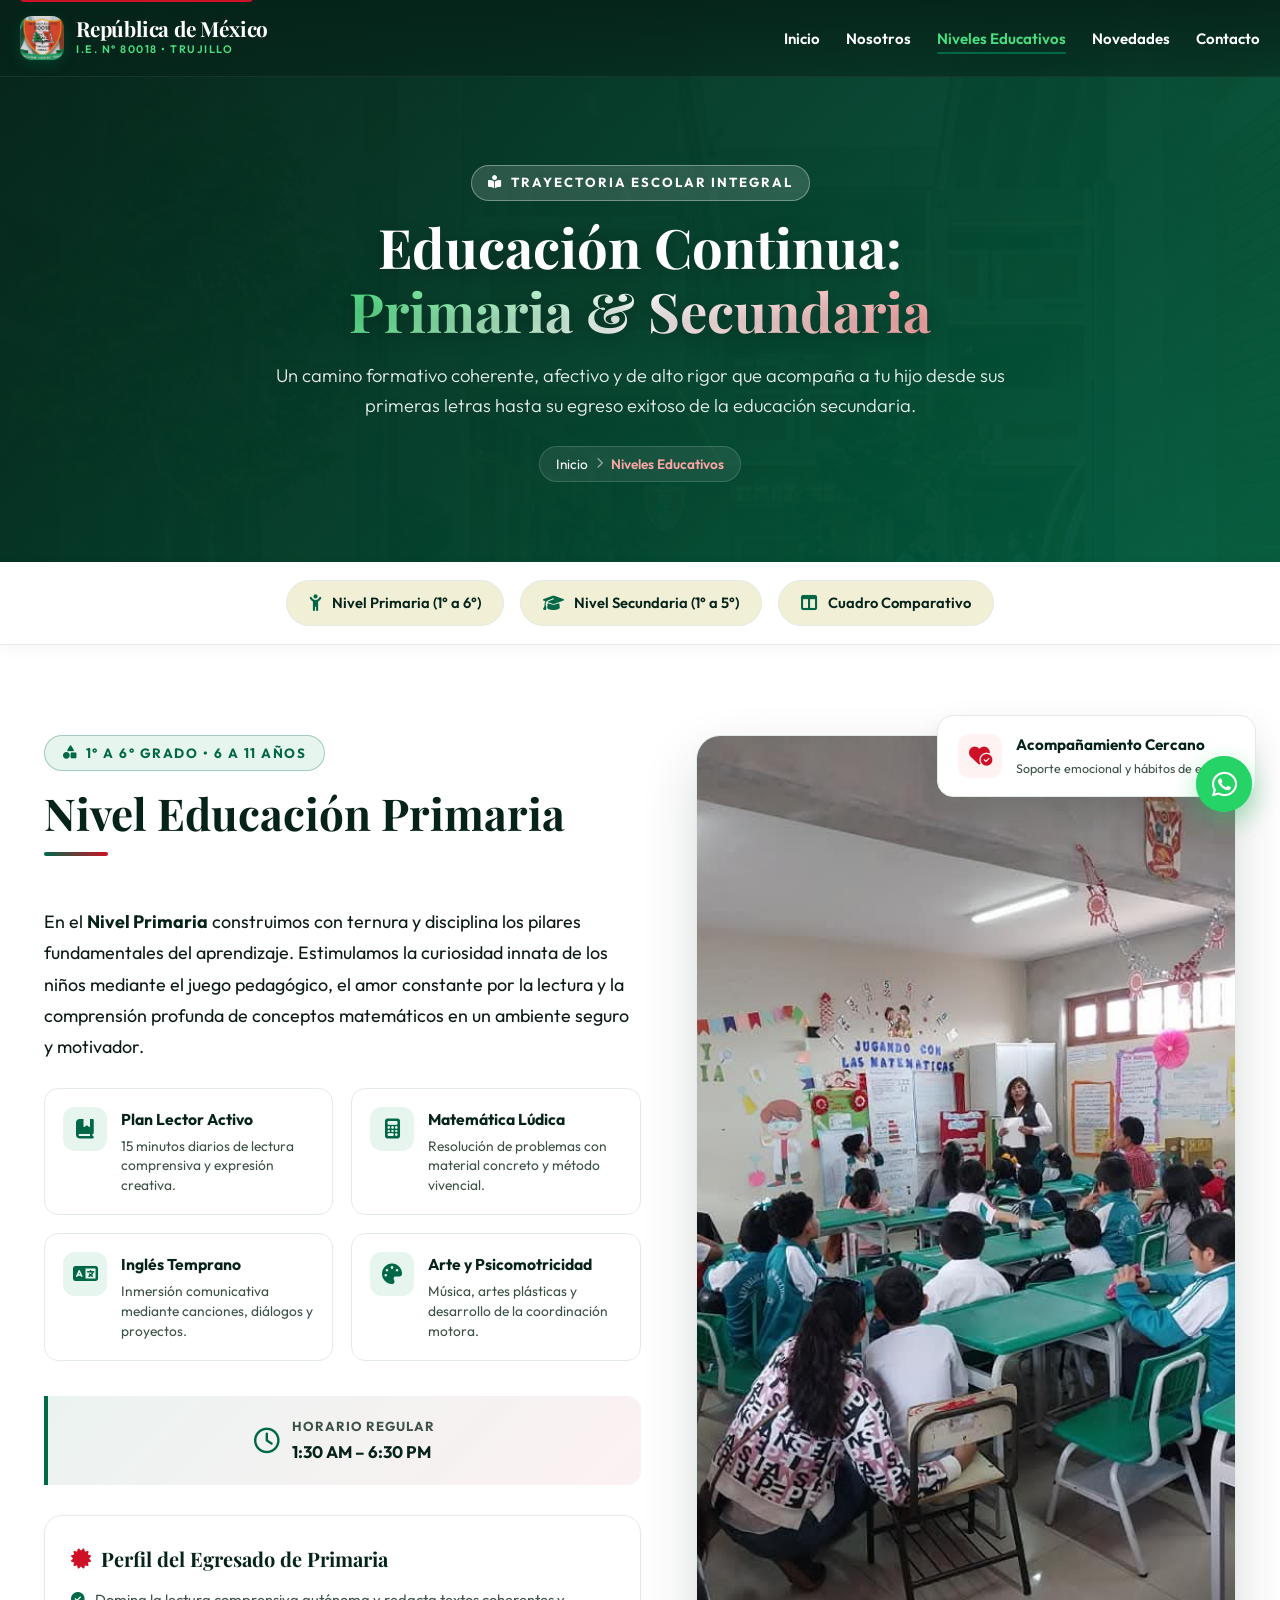
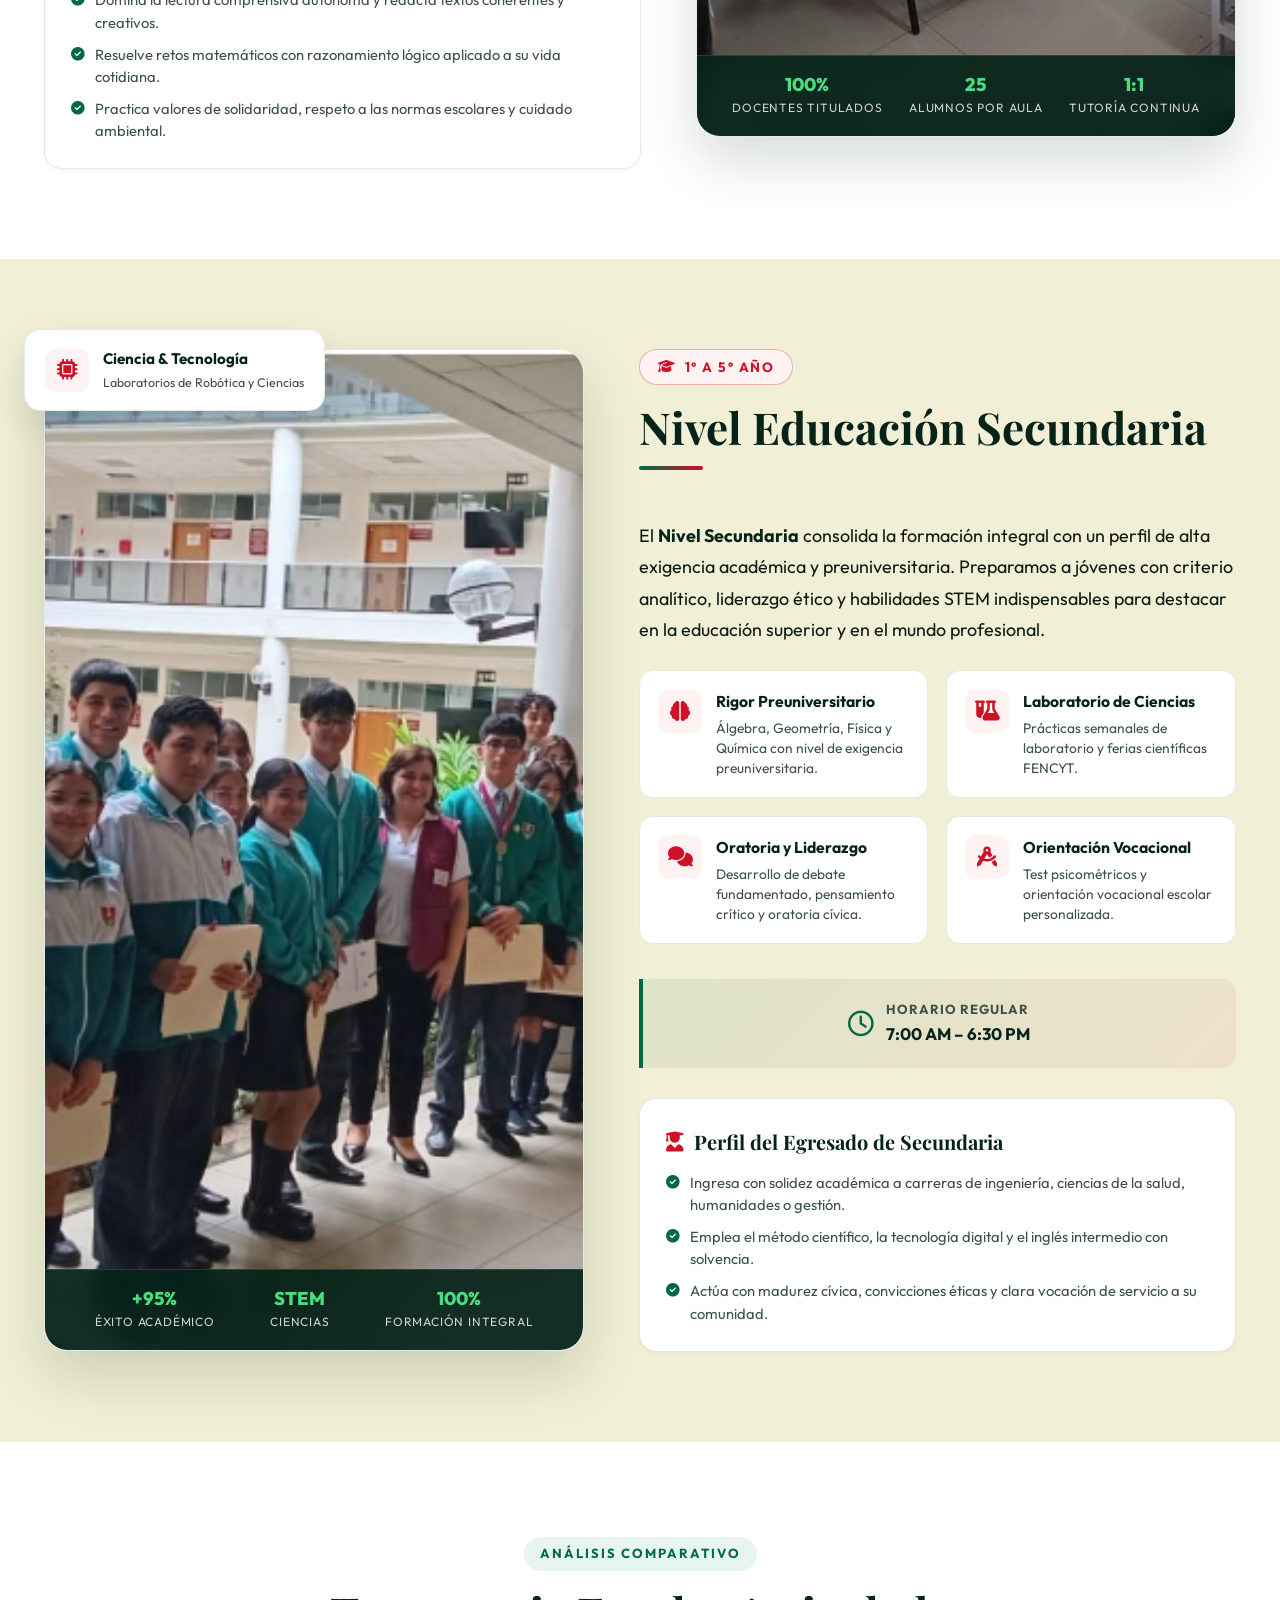
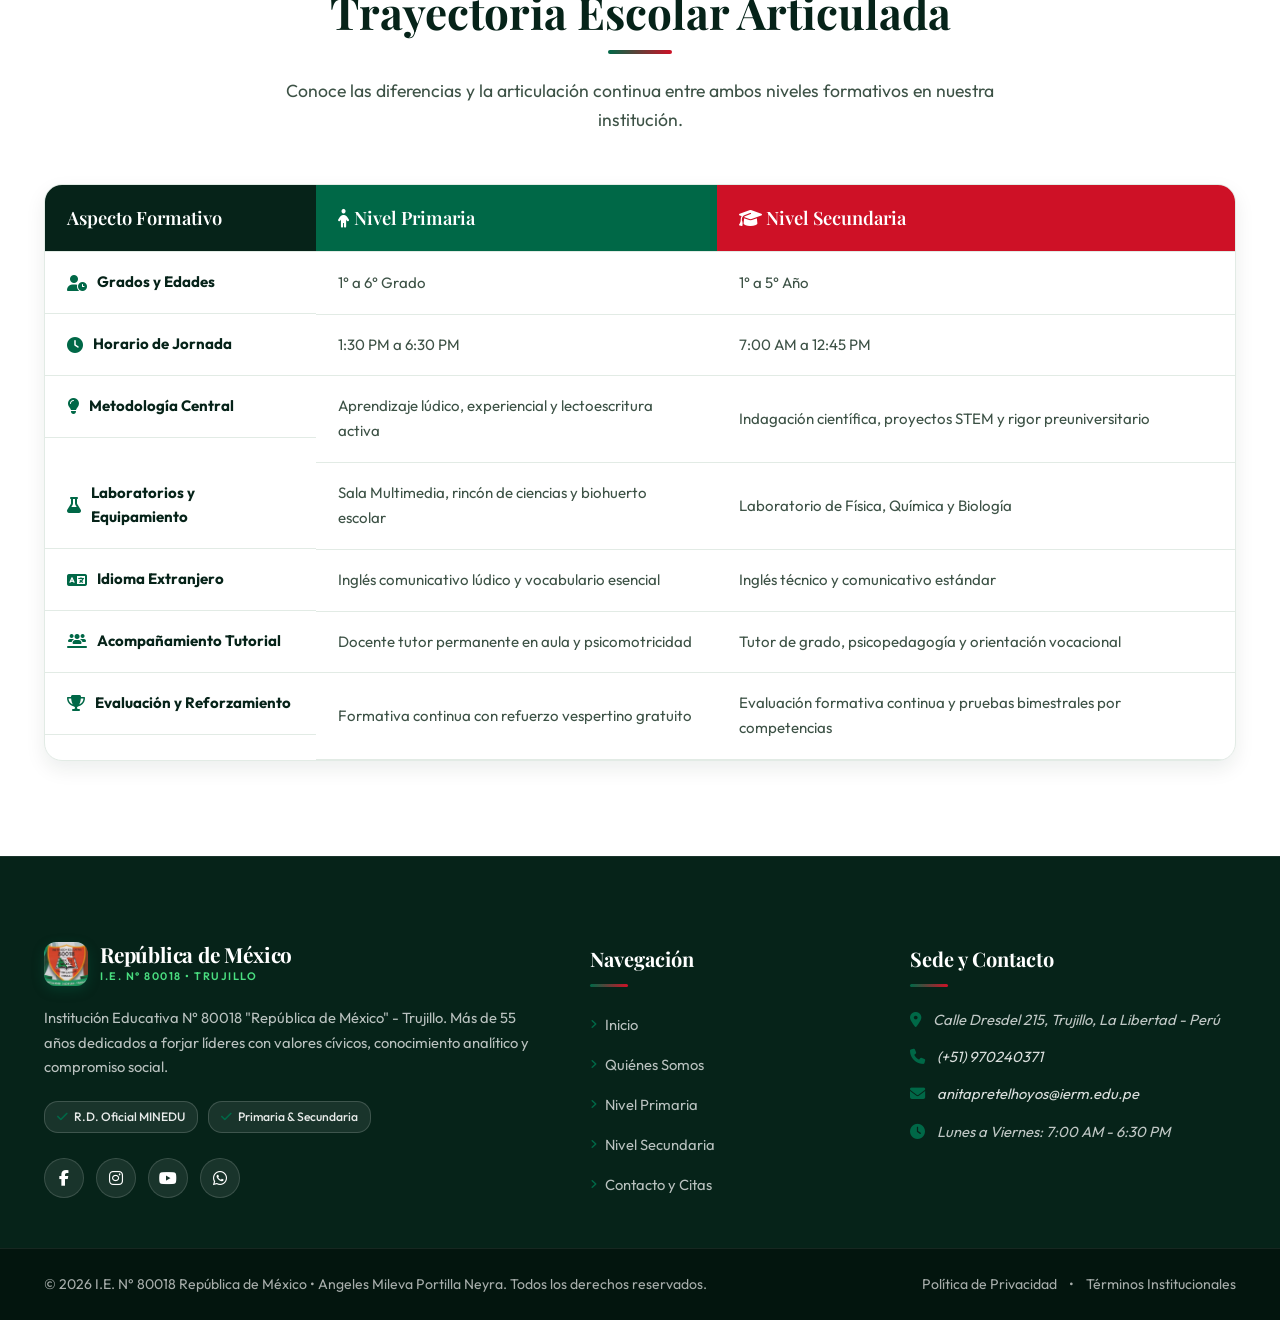
<file: niveles.html>
<!DOCTYPE html>
<html lang="es">

<head>
    <meta charset="UTF-8">
    <meta name="viewport" content="width=device-width, initial-scale=1.0">
    <title>Niveles Educativos | Primaria y Secundaria | I.E. N° 80018 República de México</title>
    <meta name="description"
        content="Propuesta pedagógica completa en Primaria y Secundaria en la I.E. N° 80018 República de México en Trujillo. Planes curriculares, horarios, talleres STEM y preparación preuniversitaria.">
    <meta name="keywords"
        content="Educación Primaria Trujillo, Educación Secundaria Trujillo, Colegio República de México, Preparación Preuniversitaria, Talleres STEM">
    <meta name="author" content="I.E. N° 80018 República de México">

    <!-- Fuentes Google -->
    <link rel="preconnect" href="https://fonts.googleapis.com">
    <link rel="preconnect" href="https://fonts.gstatic.com" crossorigin>
    <link
        href="https://fonts.googleapis.com/css2?family=Outfit:wght@300;400;500;600;700;800&family=Playfair+Display:ital,wght@0,600;0,700;0,800;1,600&display=swap"
        rel="stylesheet">

    <!-- Hojas de Estilo -->
    <link rel="stylesheet" href="./CSS/style.css">
    <link rel="stylesheet" href="./CSS/niveles.css">
    <link rel="stylesheet" href="https://cdnjs.cloudflare.com/ajax/libs/font-awesome/6.4.0/css/all.min.css">
</head>

<body>
    <!-- Enlace accesible -->
    <a href="#contenido-principal" class="skip-link">Saltar al contenido principal</a>

    <!-- Overlay móvil -->
    <div class="nav-overlay" aria-hidden="true"></div>

    <!-- HEADER INSTITUCIONAL -->
    <header class="header">
        <div class="header-nav-wrap">
            <div class="container header-content">
                <a href="index.html" class="logo" aria-label="Inicio - I.E. República de México">
                    <div class="logo-icon-wrap" aria-hidden="true">
                        <img src="./img/logo.png" alt="Logo de la IE">
                    </div>
                    <span class="logo-text">
                        <span class="logo-title">República de México</span>
                        <span class="logo-subtitle">I.E. N° 80018 • Trujillo</span>
                    </span>
                </a>

                <nav class="nav" id="main-nav" aria-label="Menú principal de navegación">
                    <div class="nav-drawer-header">
                        <div class="nav-drawer-brand">
                            <i class="fa-solid fa-graduation-cap" aria-hidden="true"></i>
                            <span>República de México</span>
                        </div>
                        <button type="button" class="nav-close-btn" aria-label="Cerrar menú">
                            <i class="fa-solid fa-xmark" aria-hidden="true"></i>
                        </button>
                    </div>

                    <ul class="nav-list">
                        <li><a href="index.html" class="nav-link">Inicio</a></li>
                        <li><a href="nosotros.html" class="nav-link">Nosotros</a></li>
                        <li><a href="niveles.html" class="nav-link active">Niveles Educativos</a></li>
                        <li><a href="index.html#noticias" class="nav-link">Novedades</a></li>
                        <li><a href="contacto.html" class="nav-link">Contacto</a></li>
                    </ul>

                    <div class="nav-drawer-footer">
                        <a href="contacto.html" class="btn btn-primary">
                            <i class="fa-solid fa-paper-plane" aria-hidden="true"></i> Contactar Secretaría
                        </a>
                        <div class="drawer-contact-info">
                            <p><i class="fa-solid fa-phone" aria-hidden="true"></i>(+51) 970240371</p>
                            <p><i class="fa-solid fa-location-dot" aria-hidden="true"></i> Trujillo, La Libertad</p>
                        </div>
                    </div>
                </nav>

                <button type="button" class="mobile-menu-btn" aria-label="Abrir menú de navegación" aria-expanded="false" aria-controls="main-nav">
                    <i class="fa-solid fa-bars" aria-hidden="true"></i>
                </button>
            </div>
        </div>
    </header>

    <!-- CONTENIDO PRINCIPAL -->
    <main id="contenido-principal">

        <!-- HERO DE PÁGINA -->
        <section class="page-hero" aria-label="Cabecera institucional de Niveles Educativos">
            <div class="page-hero-bg" style="background-image: url('./img/colegio.jpeg');" aria-hidden="true"></div>
            <div class="page-hero-overlay" aria-hidden="true"></div>

            <div class="container page-hero-content scroll-anim">
                <span class="section-tag"><i class="fa-solid fa-book-open-reader" aria-hidden="true"></i> Trayectoria Escolar Integral</span>
                <h1 class="page-hero-title">
                    Educación Continua: <br>
                    <span class="highlight">Primaria & Secundaria</span>
                </h1>
                <p class="page-hero-desc">
                    Un camino formativo coherente, afectivo y de alto rigor que acompaña a tu hijo desde sus primeras letras hasta su egreso exitoso de la educación secundaria.
                </p>
                <nav class="breadcrumb" aria-label="Migas de pan">
                    <a href="index.html">Inicio</a>
                    <i class="fa-solid fa-chevron-right" aria-hidden="true"></i>
                    <span class="current">Niveles Educativos</span>
                </nav>
            </div>
        </section>

        <!-- BARRA NAVEGADORA DE SECCIONES INTERNAS -->
        <nav class="levels-nav-bar" aria-label="Navegación rápida de niveles">
            <div class="container levels-nav-container">
                <a href="#primaria" class="level-quick-btn">
                    <i class="fa-solid fa-child-reaching" aria-hidden="true"></i> Nivel Primaria (1° a 6°)
                </a>
                <a href="#secundaria" class="level-quick-btn">
                    <i class="fa-solid fa-graduation-cap" aria-hidden="true"></i> Nivel Secundaria (1° a 5°)
                </a>
                <a href="#comparativa" class="level-quick-btn">
                    <i class="fa-solid fa-table-columns" aria-hidden="true"></i> Cuadro Comparativo
                </a>
            </div>
        </nav>

        <!-- 1. NIVEL PRIMARIA -->
        <section id="primaria" class="section level-showcase" aria-labelledby="primaria-heading">
            <div class="container">
                <div class="level-grid">
                    <!-- Contenido Textual -->
                    <article class="level-content-wrap scroll-anim">
                        <div class="level-header-wrap">
                            <span class="level-badge primary-tag">
                                <i class="fa-solid fa-shapes" aria-hidden="true"></i> 1° a 6° Grado • 6 a 11 Años
                            </span>
                            <h2 id="primaria-heading" class="section-title">Nivel Educación Primaria</h2>
                            <div class="title-underline"></div>
                        </div>

                        <p class="level-description">
                            En el <strong>Nivel Primaria</strong> construimos con ternura y disciplina los pilares fundamentales del aprendizaje. Estimulamos la curiosidad innata de los niños mediante el juego pedagógico, el amor constante por la lectura y la comprensión profunda de conceptos matemáticos en un ambiente seguro y motivador.
                        </p>

                        <!-- Grid de Pilares Curriculares de Primaria -->
                        <div class="level-features-grid">
                            <div class="level-feature-item">
                                <div class="feature-icon-circle primary-icon" aria-hidden="true">
                                    <i class="fa-solid fa-book-bookmark"></i>
                                </div>
                                <div>
                                    <h4>Plan Lector Activo</h4>
                                    <p>15 minutos diarios de lectura comprensiva y expresión creativa.</p>
                                </div>
                            </div>

                            <div class="level-feature-item">
                                <div class="feature-icon-circle primary-icon" aria-hidden="true">
                                    <i class="fa-solid fa-calculator"></i>
                                </div>
                                <div>
                                    <h4>Matemática Lúdica</h4>
                                    <p>Resolución de problemas con material concreto y método vivencial.</p>
                                </div>
                            </div>

                            <div class="level-feature-item">
                                <div class="feature-icon-circle primary-icon" aria-hidden="true">
                                    <i class="fa-solid fa-language"></i>
                                </div>
                                <div>
                                    <h4>Inglés Temprano</h4>
                                    <p>Inmersión comunicativa mediante canciones, diálogos y proyectos.</p>
                                </div>
                            </div>

                            <div class="level-feature-item">
                                <div class="feature-icon-circle primary-icon" aria-hidden="true">
                                    <i class="fa-solid fa-palette"></i>
                                </div>
                                <div>
                                    <h4>Arte y Psicomotricidad</h4>
                                    <p>Música, artes plásticas y desarrollo de la coordinación motora.</p>
                                </div>
                            </div>
                        </div>

                        <!-- Horarios Box -->
                        <aside class="level-schedule-box" aria-label="Horario del nivel primaria">
                            <div class="schedule-item">
                                <i class="fa-regular fa-clock" aria-hidden="true"></i>
                                <div>
                                    <h5>Horario Regular</h5>
                                    <span>1:30 AM – 6:30 PM</span>
                                </div>
                            </div>
                        </aside>

                        <!-- Perfil del Egresado Primaria -->
                        <div class="graduate-profile-card">
                            <h4><i class="fa-solid fa-certificate" aria-hidden="true"></i> Perfil del Egresado de Primaria</h4>
                            <ul class="graduate-profile-list">
                                <li><i class="fa-solid fa-check-circle" aria-hidden="true"></i> Domina la lectura comprensiva autónoma y redacta textos coherentes y creativos.</li>
                                <li><i class="fa-solid fa-check-circle" aria-hidden="true"></i> Resuelve retos matemáticos con razonamiento lógico aplicado a su vida cotidiana.</li>
                                <li><i class="fa-solid fa-check-circle" aria-hidden="true"></i> Practica valores de solidaridad, respeto a las normas escolares y cuidado ambiental.</li>
                            </ul>
                        </div>
                    </article>

                    <!-- Visual Media Primaria -->
                    <div class="level-visual-wrap scroll-anim stagger-1">
                        <figure class="level-media-card">
                            <img src="./img/primar2.png" alt="Niños de primaria participando alegremente en clase de ciencias y arte" class="level-media-img">
                            <figcaption class="level-stats-ribbon">
                                <div class="ribbon-item">
                                    <span class="ribbon-val">100%</span>
                                    <span class="ribbon-label">Docentes Titulados</span>
                                </div>
                                <div class="ribbon-item">
                                    <span class="ribbon-val">25</span>
                                    <span class="ribbon-label">Alumnos por Aula</span>
                                </div>
                                <div class="ribbon-item">
                                    <span class="ribbon-val">1:1</span>
                                    <span class="ribbon-label">Tutoría Continua</span>
                                </div>
                            </figcaption>
                        </figure>

                        <!-- Floating Badge -->
                        <aside class="level-floating-card" aria-label="Soporte psicopedagógico">
                            <div class="floating-icon-wrap" aria-hidden="true">
                                <i class="fa-solid fa-heart-circle-check"></i>
                            </div>
                            <div class="floating-info">
                                <h6>Acompañamiento Cercano</h6>
                                <p>Soporte emocional y hábitos de estudio</p>
                            </div>
                        </aside>
                    </div>
                </div>
            </div>
        </section>

        <!-- 2. NIVEL SECUNDARIA -->
        <section id="secundaria" class="section bg-light level-showcase" aria-labelledby="secundaria-heading">
            <div class="container">
                <div class="level-grid reverse">
                    <!-- Visual Media Secundaria (Izquierda en desktop) -->
                    <div class="level-visual-wrap scroll-anim">
                        <figure class="level-media-card">
                            <img src="./img/secu2.png" alt="Alumnos de nivel secundaria trabajando en equipo con laptops y apuntes de ciencias" class="level-media-img">
                            <figcaption class="level-stats-ribbon">
                                <div class="ribbon-item">
                                    <span class="ribbon-val">+95%</span>
                                    <span class="ribbon-label">Éxito Académico</span>
                                </div>
                                <div class="ribbon-item">
                                    <span class="ribbon-val">STEM</span>
                                    <span class="ribbon-label">Ciencias</span>
                                </div>
                                <div class="ribbon-item">
                                    <span class="ribbon-val">100%</span>
                                    <span class="ribbon-label">Formación Integral</span>
                                </div>
                            </figcaption>
                        </figure>

                        <!-- Floating Badge -->
                        <aside class="level-floating-card" aria-label="Innovación educativa">
                            <div class="floating-icon-wrap" aria-hidden="true">
                                <i class="fa-solid fa-microchip"></i>
                            </div>
                            <div class="floating-info">
                                <h6>Ciencia & Tecnología</h6>
                                <p>Laboratorios de Robótica y Ciencias</p>
                            </div>
                        </aside>
                    </div>

                    <!-- Contenido Textual Secundaria (Derecha) -->
                    <article class="level-content-wrap scroll-anim stagger-1">
                        <div class="level-header-wrap">
                            <span class="level-badge secondary-tag">
                                <i class="fa-solid fa-graduation-cap" aria-hidden="true"></i> 1° a 5° Año
                            </span>
                            <h2 id="secundaria-heading" class="section-title">Nivel Educación Secundaria</h2>
                            <div class="title-underline"></div>
                        </div>

                        <p class="level-description">
                            El <strong>Nivel Secundaria</strong> consolida la formación integral con un perfil de alta exigencia académica y preuniversitaria. Preparamos a jóvenes con criterio analítico, liderazgo ético y habilidades STEM indispensables para destacar en la educación superior y en el mundo profesional.
                        </p>

                        <!-- Grid de Pilares Curriculares de Secundaria -->
                        <div class="level-features-grid">
                            <div class="level-feature-item">
                                <div class="feature-icon-circle secondary-icon" aria-hidden="true">
                                    <i class="fa-solid fa-brain"></i>
                                </div>
                                <div>
                                    <h4>Rigor Preuniversitario</h4>
                                    <p>Álgebra, Geometría, Física y Química con nivel de exigencia preuniversitaria.</p>
                                </div>
                            </div>

                            <div class="level-feature-item">
                                <div class="feature-icon-circle secondary-icon" aria-hidden="true">
                                    <i class="fa-solid fa-flask-vial"></i>
                                </div>
                                <div>
                                    <h4>Laboratorio de Ciencias</h4>
                                    <p>Prácticas semanales de laboratorio y ferias científicas FENCYT.</p>
                                </div>
                            </div>

                            <div class="level-feature-item">
                                <div class="feature-icon-circle secondary-icon" aria-hidden="true">
                                    <i class="fa-solid fa-comments"></i>
                                </div>
                                <div>
                                    <h4>Oratoria y Liderazgo</h4>
                                    <p>Desarrollo de debate fundamentado, pensamiento crítico y oratoria cívica.</p>
                                </div>
                            </div>

                            <div class="level-feature-item">
                                <div class="feature-icon-circle secondary-icon" aria-hidden="true">
                                    <i class="fa-solid fa-compass-drafting"></i>
                                </div>
                                <div>
                                    <h4>Orientación Vocacional</h4>
                                    <p>Test psicométricos y orientación vocacional escolar personalizada.</p>
                                </div>
                            </div>
                        </div>

                        <!-- Horarios Box -->
                        <aside class="level-schedule-box" aria-label="Horario del nivel secundaria">
                            <div class="schedule-item">
                                <i class="fa-regular fa-clock" aria-hidden="true"></i>
                                <div>
                                    <h5>Horario Regular</h5>
                                    <span>7:00 AM – 6:30 PM</span>
                                </div>
                            </div>
                        </aside>

                        <!-- Perfil del Egresado Secundaria -->
                        <div class="graduate-profile-card">
                            <h4><i class="fa-solid fa-user-graduate" aria-hidden="true"></i> Perfil del Egresado de Secundaria</h4>
                            <ul class="graduate-profile-list">
                                <li><i class="fa-solid fa-check-circle" aria-hidden="true"></i> Ingresa con solidez académica a carreras de ingeniería, ciencias de la salud, humanidades o gestión.</li>
                                <li><i class="fa-solid fa-check-circle" aria-hidden="true"></i> Emplea el método científico, la tecnología digital y el inglés intermedio con solvencia.</li>
                                <li><i class="fa-solid fa-check-circle" aria-hidden="true"></i> Actúa con madurez cívica, convicciones éticas y clara vocación de servicio a su comunidad.</li>
                            </ul>
                        </div>
                    </article>
                </div>
            </div>
        </section>

        <!-- 3. CUADRO COMPARATIVO SEMÁNTICO -->
        <section id="comparativa" class="section comparison-section" aria-labelledby="comparativa-heading">
            <div class="container">
                <header class="section-header text-center">
                    <span class="section-tag">Análisis Comparativo</span>
                    <h2 id="comparativa-heading" class="section-title">Trayectoria Escolar Articulada</h2>
                    <div class="title-underline center"></div>
                    <p class="section-desc">
                        Conoce las diferencias y la articulación continua entre ambos niveles formativos en nuestra institución.
                    </p>
                </header>

                <div class="comparison-table-wrapper scroll-anim">
                    <table class="comparison-table" aria-label="Comparativa de Nivel Primaria y Secundaria">
                        <thead>
                            <tr>
                                <th scope="col">Aspecto Formativo</th>
                                <th scope="col"><i class="fa-solid fa-child" aria-hidden="true"></i> Nivel Primaria</th>
                                <th scope="col"><i class="fa-solid fa-graduation-cap" aria-hidden="true"></i> Nivel Secundaria</th>
                            </tr>
                        </thead>
                        <tbody>
                            <tr>
                                <td class="feature-title"><i class="fa-solid fa-user-clock" aria-hidden="true"></i> Grados y Edades</td>
                                <td>1° a 6° Grado</td>
                                <td>1° a 5° Año</td>
                            </tr>
                            <tr>
                                <td class="feature-title"><i class="fa-solid fa-clock" aria-hidden="true"></i> Horario de Jornada</td>
                                <td>1:30 PM a 6:30 PM</td>
                                <td>7:00 AM a 12:45 PM</td>
                            </tr>
                            <tr>
                                <td class="feature-title"><i class="fa-solid fa-lightbulb" aria-hidden="true"></i> Metodología Central</td>
                                <td>Aprendizaje lúdico, experiencial y lectoescritura activa</td>
                                <td>Indagación científica, proyectos STEM y rigor preuniversitario</td>
                            </tr>
                            <tr>
                                <td class="feature-title"><i class="fa-solid fa-flask" aria-hidden="true"></i> Laboratorios y Equipamiento</td>
                                <td>Sala Multimedia, rincón de ciencias y biohuerto escolar</td>
                                <td>Laboratorio de Física, Química y Biología</td>
                            </tr>
                            <tr>
                                <td class="feature-title"><i class="fa-solid fa-language" aria-hidden="true"></i> Idioma Extranjero</td>
                                <td>Inglés comunicativo lúdico y vocabulario esencial</td>
                                <td>Inglés técnico y comunicativo estándar</td>
                            </tr>
                            <tr>
                                <td class="feature-title"><i class="fa-solid fa-users-line" aria-hidden="true"></i> Acompañamiento Tutorial</td>
                                <td>Docente tutor permanente en aula y psicomotricidad</td>
                                <td>Tutor de grado, psicopedagogía y orientación vocacional</td>
                            </tr>
                            <tr>
                                <td class="feature-title"><i class="fa-solid fa-trophy" aria-hidden="true"></i> Evaluación y Reforzamiento</td>
                                <td>Formativa continua con refuerzo vespertino gratuito</td>
                                <td>Evaluación formativa continua y pruebas bimestrales por competencias</td>
                            </tr>
                        </tbody>
                    </table>
                </div>
            </div>
        </section>
    </main>

    <footer class="footer">
        <div class="container footer-grid">
            <div class="footer-info">
                <a href="index.html" class="logo footer-logo" aria-label="I.E. República de México">
                    <div class="logo-icon-wrap" aria-hidden="true">
                        <img src="./img/logo.png" alt="Logo de la IE">
                    </div>
                    <span class="logo-text">
                        <span class="logo-title">República de México</span>
                        <span class="logo-subtitle">I.E. N° 80018 • Trujillo</span>
                    </span>
                </a>
                <p class="footer-desc">
                    Institución Educativa N° 80018 "República de México" - Trujillo. Más de 55 años dedicados a forjar líderes con valores cívicos, conocimiento analítico y compromiso social.
                </p>
                <div class="footer-badges">
                    <span class="pill-badge"><i class="fa-solid fa-check" aria-hidden="true"></i> R.D. Oficial MINEDU</span>
                    <span class="pill-badge"><i class="fa-solid fa-check" aria-hidden="true"></i> Primaria & Secundaria</span>
                </div>
                <nav class="social-links" aria-label="Redes sociales institucionales">
                    <a href="https://www.facebook.com/share/1MUyq3bQSh/" aria-label="Facebook"><i class="fa-brands fa-facebook-f" aria-hidden="true"></i></a>
                    <a href="#" aria-label="Instagram"><i class="fa-brands fa-instagram" aria-hidden="true"></i></a>
                    <a href="#" aria-label="YouTube"><i class="fa-brands fa-youtube" aria-hidden="true"></i></a>
                    <a href="#" aria-label="WhatsApp"><i class="fa-brands fa-whatsapp" aria-hidden="true"></i></a>
                </nav>
            </div>

            <nav class="footer-nav" aria-label="Enlaces del portal">
                <h3 class="footer-heading">Navegación</h3>
                <ul class="footer-links">
                    <li><a href="index.html"><i class="fa-solid fa-angle-right" aria-hidden="true"></i> Inicio</a></li>
                    <li><a href="nosotros.html"><i class="fa-solid fa-angle-right" aria-hidden="true"></i> Quiénes Somos</a></li>
                    <li><a href="niveles.html#primaria"><i class="fa-solid fa-angle-right" aria-hidden="true"></i> Nivel Primaria</a></li>
                    <li><a href="niveles.html#secundaria"><i class="fa-solid fa-angle-right" aria-hidden="true"></i> Nivel Secundaria</a></li>
                    <li><a href="contacto.html"><i class="fa-solid fa-angle-right" aria-hidden="true"></i> Contacto y Citas</a></li>
                </ul>
            </nav>

            <div class="footer-contact">
                <h3 class="footer-heading">Sede y Contacto</h3>
                <address class="footer-address">
                    <ul class="contact-list">
                        <li>
                            <i class="fa-solid fa-location-dot" aria-hidden="true"></i>
                            <span>Calle Dresdel 215, Trujillo, La Libertad - Perú</span>
                        </li>
                        <li>
                            <i class="fa-solid fa-phone" aria-hidden="true"></i>
                            <a href="tel:970240371 ">(+51) 970240371 </a>
                        </li>
                        <li>
                            <i class="fa-solid fa-envelope" aria-hidden="true"></i>
                            <a href="#">anitapretelhoyos@ierm.edu.pe</a>
                        </li>
                        <li>
                            <i class="fa-solid fa-clock" aria-hidden="true"></i>
                            <span>Lunes a Viernes: 7:00 AM - 6:30 PM</span>
                        </li>
                    </ul>
                </address>
            </div>
        </div>

        <div class="footer-bottom">
            <div class="container footer-bottom-flex">
                <p>&copy; 2026 I.E. N° 80018 República de México • Angeles Mileva Portilla Neyra. Todos los derechos reservados.</p>
                <div class="footer-legal-links">
                    <a href="#">Política de Privacidad</a>
                    <span>•</span>
                    <a href="#">Términos Institucionales</a>
                </div>
            </div>
        </div>
    </footer>

    <!-- BOTONES FLOTANTES: WHATSAPP Y BACK TO TOP -->
    <div class="floating-actions" aria-label="Canales directos de atención">
        <a href="https://wa.me/+51970240371?text=Hola,%20deseo%20informaci%C3%B3n%20sobre%20matr%C3%ADcula%20y%20vacantes%20escolares." class="whatsapp-float" target="_blank" rel="noopener noreferrer" aria-label="Contactar por WhatsApp">
            <i class="fa-brands fa-whatsapp" aria-hidden="true"></i>
            <span class="whatsapp-tooltip">¿Consultas sobre Primaria o Secundaria? Escríbenos</span>
        </a>
        <button class="back-to-top" aria-label="Volver arriba">
            <i class="fa-solid fa-arrow-up" aria-hidden="true"></i>
        </button>
    </div>

    <!-- Script de Interactividad -->
    <script src="./JS/script.js"></script>
</body>

</html>
</file>
<file: CSS/style.css>
/* SISTEMA DE DISEÑO INSTITUCIONAL - I.E. N° 80018 REPÚBLICA DE MÉXICO
   Framework de Estilos Globales, Variables, Componentes y Responsividad*/

:root {
    /* Paleta Institucional Temática: Rojo, Verde y Blanco*/
    --primary-color: #062319;         /* Verde Bosque Imperial Oscuro */
    --primary-light: #0d3b2b;         /* Verde Oscuro Suave */
    --primary-dark: #03140e;          /* Verde Profundo Fondo */
    --secondary-color: #006847;       /* Verde Mexicano Institucional */
    --secondary-hover: #005036;       /* Verde Profundo Interactivo */
    --secondary-light: #e6f5ee;       /* Verde Menta Claro Fondos */
    --accent-color: #ce1126;          /* Rojo Mexicano Institucional */
    --accent-hover: #a50d1e;          /* Rojo Carmesí Interactivo */
    --accent-glow: #ef4444;           /* Brillo Rojo Destacado */
    --accent-light: #fef2f2;          /* Fondo Rojo Suave */
    --sky-blue: #ce1126;              /* Rojo de Énfasis Institucional */
    --sky-light: #fee2e2;             /* Rojo Claro Fondos */

    /* Neutros y Superficies */
    --text-main: #0c1c15;             /* Texto Principal Alto Contraste */
    --text-muted: #3d5246;            /* Texto Secundario Legible */
    --text-light: #71897c;            /* Texto Desactivado / Metas */
    --bg-light: #f1efd5;              /* Fondo General Suave y Limpio */
    --bg-white: #ffffff;              /* Blanco Puro */
    --bg-card: #ffffff;               /* Fondo Tarjetas */
    --border-color: #e2ebe5;          /* Bordes Suaves Neutro-Verde */
    --border-card: rgba(226, 235, 229, 0.85);

    /* Glassmorphism */
    --glass-bg: rgba(255, 255, 255, 0.88);
    --glass-border: rgba(255, 255, 255, 0.6);
    --glass-dark: rgba(6, 35, 25, 0.82);

    /* Tipografía */
    --font-heading: 'Playfair Display', Georgia, serif;
    --font-body: 'Outfit', -apple-system, BlinkMacSystemFont, "Segoe UI", Roboto, sans-serif;

    /* Sombras Elevadas */
    --shadow-sm: 0 2px 4px rgba(6, 35, 25, 0.04);
    --shadow-md: 0 8px 20px rgba(6, 35, 25, 0.08);
    --shadow-lg: 0 16px 36px rgba(6, 35, 25, 0.12);
    --shadow-xl: 0 24px 55px rgba(6, 35, 25, 0.16);
    --shadow-glow: 0 0 25px rgba(0, 104, 71, 0.35);
    --shadow-glow-red: 0 0 25px rgba(206, 17, 38, 0.35);

    /* Transiciones */
    --transition: all 0.35s cubic-bezier(0.25, 0.8, 0.25, 1);
    --transition-fast: all 0.2s ease-in-out;
}

/* Reset y Bases Globales */
*, *::before, *::after {
    margin: 0;
    padding: 0;
    box-sizing: border-box;
}

html {
    scroll-behavior: smooth;
    font-size: 16px;
    -webkit-font-smoothing: antialiased;
    -moz-osx-font-smoothing: grayscale;
}

body {
    font-family: var(--font-body);
    color: var(--text-main);
    background-color: var(--bg-white);
    line-height: 1.65;
    overflow-x: hidden;
    display: flex;
    flex-direction: column;
    min-height: 100vh;
}

main {
    flex: 1 0 auto;
}

img {
    max-width: 100%;
    height: auto;
    display: block;
}

a {
    text-decoration: none;
    color: inherit;
    transition: var(--transition-fast);
}

ul, ol {
    list-style: none;
}

button, input, textarea, select {
    font-family: inherit;
}

/* Accesibilidad Skip Link */
.skip-link {
    position: absolute;
    top: -40px;
    left: 20px;
    background: var(--accent-color);
    color: #fff;
    padding: 8px 16px;
    z-index: 9999;
    border-radius: 4px;
    font-weight: 600;
    transition: top 0.2s ease;
}

.skip-link:focus {
    top: 15px;
}

/* Contenedores y Estructura */
.container {
    width: 100%;
    max-width: 1240px;
    margin: 0 auto;
    padding: 0 24px;
}

.section {
    padding: 95px 0;
    position: relative;
}

.section.compact {
    padding: 60px 0;
}

.bg-light {
    background-color: var(--bg-light);
}

.bg-white {
    background-color: var(--bg-white);
}

.bg-navy {
    background-color: var(--primary-color);
    color: #fff;
}

.text-center {
    text-align: center;
}

/* Títulos y Encabezados de Sección */
.section-header {
    margin-bottom: 50px;
    position: relative;
}

.section-tag {
    display: inline-flex;
    align-items: center;
    gap: 8px;
    font-size: 0.82rem;
    font-weight: 700;
    text-transform: uppercase;
    letter-spacing: 2px;
    color: var(--secondary-color);
    background-color: var(--secondary-light);
    padding: 6px 16px;
    border-radius: 30px;
    margin-bottom: 14px;
}

.section-title {
    font-family: var(--font-heading);
    font-size: clamp(2rem, 3.8vw, 2.75rem);
    color: var(--primary-color);
    line-height: 1.22;
    margin-bottom: 12px;
    font-weight: 700;
}

.bg-navy .section-title {
    color: #ffffff;
}

.title-underline {
    height: 4px;
    width: 64px;
    background: linear-gradient(90deg, var(--secondary-color), var(--accent-color));
    border-radius: 2px;
    margin-bottom: 22px;
}

.title-underline.center {
    margin: 0 auto 22px auto;
}

.section-desc {
    color: var(--text-muted);
    font-size: 1.1rem;
    max-width: 720px;
    margin: 0 auto;
    line-height: 1.65;
}

.bg-navy .section-desc {
    color: rgba(255, 255, 255, 0.82);
}

/* ==========================================================================
   BOTONES Y LLAMADOS A LA ACCIÓN
   ========================================================================== */
.btn {
    display: inline-flex;
    align-items: center;
    justify-content: center;
    gap: 10px;
    padding: 13px 28px;
    border-radius: 50px;
    font-weight: 600;
    font-size: 0.92rem;
    letter-spacing: 0.5px;
    transition: var(--transition);
    cursor: pointer;
    border: 2px solid transparent;
    text-decoration: none;
    line-height: 1;
}

.btn-sm {
    padding: 9px 20px;
    font-size: 0.85rem;
}

.btn-large {
    padding: 16px 36px;
    font-size: 1rem;
    border-radius: 50px;
}

.btn-primary {
    background-color: var(--secondary-color);
    color: #ffffff;
    box-shadow: 0 6px 20px rgba(0, 104, 71, 0.35);
}

.btn-primary:hover {
    background-color: var(--secondary-hover);
    color: #ffffff;
    transform: translateY(-2px);
    box-shadow: 0 10px 25px rgba(0, 104, 71, 0.45);
}

.btn-secondary {
    background-color: transparent;
    color: #ffffff;
    border-color: rgba(255, 255, 255, 0.85);
}

.btn-secondary:hover {
    background-color: #ffffff;
    color: var(--primary-color);
    transform: translateY(-2px);
    box-shadow: 0 8px 20px rgba(0, 0, 0, 0.15);
}

.btn-outline {
    background-color: transparent;
    color: var(--secondary-color);
    border-color: var(--secondary-color);
}

.btn-outline:hover {
    background-color: var(--secondary-color);
    color: #ffffff;
    transform: translateY(-2px);
    box-shadow: 0 6px 20px rgba(0, 104, 71, 0.3);
}

.btn-accent {
    background-color: var(--accent-color);
    color: #ffffff;
    box-shadow: 0 6px 20px rgba(206, 17, 38, 0.35);
}

.btn-accent:hover {
    background-color: var(--accent-hover);
    color: #ffffff;
    transform: translateY(-2px);
    box-shadow: 0 10px 25px rgba(206, 17, 38, 0.45);
}

.btn-glass {
    background-color: rgba(255, 255, 255, 0.16);
    backdrop-filter: blur(12px);
    -webkit-backdrop-filter: blur(12px);
    color: #ffffff;
    border-color: rgba(255, 255, 255, 0.35);
}

.btn-glass:hover {
    background-color: rgba(255, 255, 255, 0.3);
    color: #ffffff;
    transform: translateY(-2px);
}

/* ==========================================================================
   TOPBAR Y HEADER DE NAVEGACIÓN INSTITUCIONAL
   ========================================================================== */
.header {
    position: fixed;
    top: 0;
    left: 0;
    width: 100%;
    z-index: 1000;
    transition: var(--transition);
}

.topbar {
    background-color: rgba(4, 20, 14, 0.96);
    backdrop-filter: blur(10px);
    -webkit-backdrop-filter: blur(10px);
    color: rgba(255, 255, 255, 0.88);
    font-size: 0.82rem;
    border-bottom: 1px solid rgba(255, 255, 255, 0.08);
    padding: 7px 0;
    transition: max-height 0.4s ease, opacity 0.3s ease, padding 0.4s ease;
    max-height: 55px;
    overflow: hidden;
}

.topbar-content {
    display: flex;
    justify-content: space-between;
    align-items: center;
}

.topbar-contact {
    display: flex;
    gap: 22px;
    align-items: center;
}

.topbar-item {
    display: inline-flex;
    align-items: center;
    gap: 7px;
}

.topbar-item i {
    color: var(--secondary-color);
    font-size: 0.85rem;
}

.topbar-actions {
    display: flex;
    align-items: center;
    gap: 16px;
}

.topbar-badge {
    background-color: rgba(206, 17, 38, 0.18);
    border: 1px solid rgba(206, 17, 38, 0.45);
    color: #fca5a5;
    padding: 3px 10px;
    border-radius: 12px;
    font-weight: 600;
    font-size: 0.74rem;
    display: inline-flex;
    align-items: center;
    gap: 6px;
}

.topbar-link {
    color: #4ade80;
    font-weight: 600;
    text-decoration: underline;
    transition: var(--transition-fast);
}

.topbar-link:hover {
    color: #ffffff;
}

/* Header Content */
.header-nav-wrap {
    background: linear-gradient(180deg, rgba(6, 35, 25, 0.92) 0%, rgba(6, 35, 25, 0.55) 100%);
    backdrop-filter: blur(12px);
    -webkit-backdrop-filter: blur(12px);
    border-bottom: 1px solid rgba(255, 255, 255, 0.08);
    transition: var(--transition);
}

.header-content {
    display: flex;
    justify-content: space-between;
    align-items: center;
    padding: 16px 0;
    transition: var(--transition);
}

/* Scrolled Header State */
.header.scrolled .header-nav-wrap {
    background-color: rgba(255, 255, 255, 0.98);
    border-bottom: 1px solid var(--border-color);
    box-shadow: 0 4px 20px rgba(0, 0, 0, 0.08);
}

.header.scrolled .topbar {
    max-height: 0;
    opacity: 0;
    padding: 0;
    border-bottom: none;
}

.header.scrolled .header-content {
    padding: 11px 0;
}

.header.scrolled .logo,
.header.scrolled .nav-link {
    color: var(--primary-color);
}

.header.scrolled .mobile-menu-btn {
    color: var(--primary-color);
}

.header.scrolled .nav-link:hover,
.header.scrolled .nav-link.active {
    color: var(--secondary-color);
}

/* Logo */
.logo {
    display: flex;
    align-items: center;
    gap: 12px;
    color: #ffffff;
    transition: var(--transition-fast);
}

.logo-icon-wrap {
    width: 44px;
    height: 44px;
    background: linear-gradient(135deg, var(--secondary-color), #045237);
    border-radius: 12px;
    display: flex;
    align-items: center;
    justify-content: center;
    color: #ffffff;
    font-size: 1.4rem;
    box-shadow: 0 4px 12px rgba(0, 104, 71, 0.35);
    transition: var(--transition);
    overflow: hidden;
}

.logo-icon-wrap img {
    width: 100%;
    height: 100%;
    object-fit: contain;
}

.logo:hover .logo-icon-wrap {
    transform: rotate(-6deg) scale(1.05);
}

.logo-text {
    display: flex;
    flex-direction: column;
}

.logo-title {
    font-family: var(--font-heading);
    font-size: 1.3rem;
    font-weight: 700;
    line-height: 1.1;
    letter-spacing: -0.2px;
}

.logo-subtitle {
    font-size: 0.68rem;
    font-weight: 600;
    letter-spacing: 1.5px;
    text-transform: uppercase;
    color: #4ade80;
    margin-top: 2px;
}

.header.scrolled .logo-subtitle {
    color: var(--secondary-color);
}

/* Navigation Links */
.nav-list {
    display: flex;
    align-items: center;
    gap: 26px;
}

.nav-link {
    color: #ffffff;
    font-weight: 600;
    font-size: 0.94rem;
    position: relative;
    padding: 6px 0;
    transition: var(--transition-fast);
}

.nav-link::after {
    content: '';
    position: absolute;
    width: 0;
    height: 2px;
    bottom: 0;
    left: 0;
    background-color: var(--secondary-color);
    transition: var(--transition);
    border-radius: 2px;
}

.nav-link:hover::after,
.nav-link.active::after {
    width: 100%;
}

.nav-link:hover,
.nav-link.active {
    color: #4ade80;
}

.header-cta {
    display: flex;
    align-items: center;
    gap: 14px;
}

.mobile-menu-btn {
    display: none;
    background: rgba(255, 255, 255, 0.12);
    border: 1px solid rgba(255, 255, 255, 0.2);
    border-radius: 10px;
    width: 44px;
    height: 44px;
    font-size: 1.35rem;
    color: #ffffff;
    cursor: pointer;
    align-items: center;
    justify-content: center;
    transition: var(--transition-fast);
    z-index: 1001;
    position: relative;
}

.mobile-menu-btn:hover {
    background: rgba(255, 255, 255, 0.22);
    transform: scale(1.04);
}

.header.scrolled .mobile-menu-btn {
    background: rgba(11, 21, 40, 0.06);
    border-color: rgba(11, 21, 40, 0.12);
    color: var(--primary-color);
}

.header.scrolled .mobile-menu-btn:hover {
    background: rgba(11, 21, 40, 0.1);
}

.mobile-menu-btn[aria-expanded="true"] {
    color: #ffffff !important;
    background: rgba(255, 255, 255, 0.2) !important;
    border-color: rgba(255, 255, 255, 0.35) !important;
}

/* Nav Drawer Header & Footer (ocultos por defecto en pantallas de escritorio) */
.nav-drawer-header,
.nav-drawer-footer {
    display: none;
}

/* Mobile Nav Overlay */
.nav-overlay {
    display: none;
    position: fixed;
    top: 0;
    left: 0;
    width: 100vw;
    height: 100vh;
    background: rgba(7, 13, 26, 0.65);
    backdrop-filter: blur(4px);
    z-index: 998;
    opacity: 0;
    transition: opacity 0.3s ease;
}

.nav-overlay.active {
    display: block;
    opacity: 1;
}

/* ==========================================================================
   PAGE HERO BANNER (Para páginas interiores: Nosotros, Niveles, Contacto)
   ========================================================================== */
.page-hero {
    position: relative;
    background-color: var(--primary-color);
    padding: 165px 0 80px 0;
    color: #ffffff;
    overflow: hidden;
    text-align: center;
}

.page-hero-bg {
    position: absolute;
    top: 0;
    left: 0;
    width: 100%;
    height: 100%;
    background-size: cover;
    background-position: center;
    opacity: 0.22;
    filter: saturate(1.2);
    transform: scale(1.03);
    z-index: 1;
}

.page-hero-overlay {
    position: absolute;
    top: 0;
    left: 0;
    width: 100%;
    height: 100%;
    background: linear-gradient(
        135deg,
        rgba(6, 35, 25, 0.95) 0%,
        rgba(0, 104, 71, 0.82) 100%
    );
    z-index: 2;
}

.page-hero-content {
    position: relative;
    z-index: 3;
    max-width: 820px;
    margin: 0 auto;
}

.page-hero .section-tag {
    background-color: rgba(255, 255, 255, 0.15);
    color: #ffffff;
    border: 1px solid rgba(255, 255, 255, 0.35);
    backdrop-filter: blur(6px);
}

.page-hero-title {
    font-family: var(--font-heading);
    font-size: clamp(2.4rem, 4.5vw, 3.4rem);
    line-height: 1.18;
    margin-bottom: 18px;
    font-weight: 700;
    text-shadow: 0 4px 18px rgba(0, 0, 0, 0.3);
}

.page-hero-title .highlight {
    background: linear-gradient(120deg, #4ade80 0%, #ffffff 50%, #fca5a5 100%);
    -webkit-background-clip: text;
    -webkit-text-fill-color: transparent;
}

.page-hero-desc {
    font-size: 1.15rem;
    line-height: 1.65;
    color: rgba(255, 255, 255, 0.9);
    margin-bottom: 24px;
    font-weight: 300;
}

/* Breadcrumb */
.breadcrumb {
    display: inline-flex;
    align-items: center;
    gap: 8px;
    font-size: 0.85rem;
    color: rgba(255, 255, 255, 0.7);
    background: rgba(255, 255, 255, 0.08);
    padding: 6px 16px;
    border-radius: 20px;
    border: 1px solid rgba(255, 255, 255, 0.15);
}

.breadcrumb a {
    color: #ffffff;
    transition: var(--transition-fast);
}

.breadcrumb a:hover {
    color: #4ade80;
}

.breadcrumb i {
    font-size: 0.7rem;
    color: rgba(255, 255, 255, 0.5);
}

.breadcrumb span.current {
    color: #fca5a5;
    font-weight: 600;
}

/* ==========================================================================
   BANNER CTA PRE-FOOTER (Unificado para todas las páginas)
   ========================================================================== */
.cta-banner {
    position: relative;
    background: linear-gradient(135deg, var(--primary-color) 0%, #063c29 55%, var(--secondary-color) 100%);
    padding: 85px 0;
    color: #ffffff;
    overflow: hidden;
}

.cta-banner::before {
    content: '';
    position: absolute;
    top: -50%;
    right: -20%;
    width: 600px;
    height: 600px;
    background: radial-gradient(circle, rgba(206, 17, 38, 0.22) 0%, transparent 70%);
    pointer-events: none;
}

.cta-banner-content {
    display: flex;
    justify-content: space-between;
    align-items: center;
    gap: 40px;
    position: relative;
    z-index: 2;
}

.cta-text {
    max-width: 650px;
}

.cta-tag {
    display: inline-flex;
    align-items: center;
    gap: 8px;
    font-size: 0.82rem;
    font-weight: 700;
    letter-spacing: 1.5px;
    text-transform: uppercase;
    color: #fca5a5;
    background-color: rgba(206, 17, 38, 0.2);
    border: 1px solid rgba(206, 17, 38, 0.45);
    padding: 5px 14px;
    border-radius: 20px;
    margin-bottom: 15px;
}

.cta-text h2 {
    font-family: var(--font-heading);
    font-size: clamp(1.8rem, 3.2vw, 2.4rem);
    line-height: 1.25;
    margin-bottom: 14px;
}

.cta-text p {
    font-size: 1.05rem;
    line-height: 1.6;
    color: rgba(255, 255, 255, 0.9);
}

.cta-buttons {
    display: flex;
    gap: 15px;
    flex-wrap: wrap;
    flex-shrink: 0;
}

/*FOOTER INSTITUCIONAL COMPLETO Y UNIFICADO*/
.footer {
    background-color: var(--primary-color);
    color: #ffffff;
    padding-top: 85px;
    border-top: 1px solid rgba(255, 255, 255, 0.08);
}

.footer-grid {
    display: grid;
    grid-template-columns: 2fr 1.1fr 1.3fr;
    gap: 45px;
    margin-bottom: 50px;
}

.footer-logo {
    display: inline-flex;
    margin-bottom: 20px;
}

.footer-desc {
    color: rgba(255, 255, 255, 0.72);
    margin-bottom: 22px;
    line-height: 1.65;
    font-size: 0.92rem;
}

.footer-badges {
    display: flex;
    gap: 10px;
    margin-bottom: 25px;
    flex-wrap: wrap;
}

.pill-badge {
    background: rgba(255, 255, 255, 0.08);
    border: 1px solid rgba(255, 255, 255, 0.16);
    padding: 5px 12px;
    border-radius: 14px;
    font-size: 0.76rem;
    color: rgba(255, 255, 255, 0.9);
    display: inline-flex;
    align-items: center;
    gap: 6px;
    font-weight: 500;
}

.pill-badge i {
    color: var(--secondary-color);
}

.social-links {
    display: flex;
    gap: 12px;
}

.social-links a {
    display: flex;
    align-items: center;
    justify-content: center;
    width: 40px;
    height: 40px;
    background-color: rgba(255, 255, 255, 0.08);
    border: 1px solid rgba(255, 255, 255, 0.14);
    border-radius: 50%;
    transition: var(--transition);
    color: #ffffff;
    font-size: 1rem;
}

.social-links a:hover {
    background-color: var(--secondary-color);
    border-color: var(--secondary-color);
    transform: translateY(-3px);
    box-shadow: 0 6px 16px rgba(0, 104, 71, 0.35);
}

.footer-heading {
    font-family: var(--font-heading);
    font-size: 1.25rem;
    margin-bottom: 22px;
    position: relative;
    padding-bottom: 12px;
    color: #ffffff;
    font-weight: 700;
}

.footer-heading::after {
    content: '';
    position: absolute;
    bottom: 0;
    left: 0;
    width: 38px;
    height: 3px;
    background: linear-gradient(90deg, var(--secondary-color), var(--accent-color));
    border-radius: 2px;
}

.footer-links {
    display: flex;
    flex-direction: column;
    gap: 12px;
}

.footer-links li a {
    color: rgba(255, 255, 255, 0.72);
    transition: var(--transition-fast);
    display: inline-flex;
    align-items: center;
    gap: 8px;
    font-size: 0.92rem;
}

.footer-links li a i {
    font-size: 0.72rem;
    color: var(--secondary-color);
    transition: var(--transition-fast);
}

.footer-links li a:hover {
    color: #ffffff;
    transform: translateX(4px);
}

.footer-links li a:hover i {
    color: #f87171;
}

.footer-contact .contact-list {
    display: flex;
    flex-direction: column;
    gap: 15px;
}

.footer-contact .contact-list li {
    display: flex;
    gap: 12px;
    color: rgba(255, 255, 255, 0.75);
    font-size: 0.92rem;
    line-height: 1.5;
}

.footer-contact .contact-list i {
    color: var(--secondary-color);
    margin-top: 3px;
    font-size: 0.95rem;
    flex-shrink: 0;
}

.footer-contact .contact-list a {
    color: rgba(255, 255, 255, 0.85);
    transition: var(--transition-fast);
}

.footer-contact .contact-list a:hover {
    color: var(--secondary-color);
}

.footer-bottom {
    background-color: rgba(4, 20, 14, 0.92);
    padding: 24px 0;
    color: rgba(255, 255, 255, 0.65);
    font-size: 0.88rem;
    border-top: 1px solid rgba(255, 255, 255, 0.08);
}

.footer-bottom-flex {
    display: flex;
    justify-content: space-between;
    align-items: center;
    flex-wrap: wrap;
    gap: 16px;
}

.footer-legal-links {
    display: flex;
    gap: 12px;
    align-items: center;
}

.footer-legal-links a {
    color: rgba(255, 255, 255, 0.65);
    transition: var(--transition-fast);
}

.footer-legal-links a:hover {
    color: var(--secondary-color);
}

/* ==========================================================================
   BOTONES FLOTANTES: WHATSAPP Y BACK TO TOP
   ========================================================================== */
.floating-actions {
    position: fixed;
    bottom: 28px;
    right: 28px;
    display: flex;
    flex-direction: column;
    gap: 14px;
    z-index: 990;
}

.whatsapp-float {
    width: 56px;
    height: 56px;
    background: #25d366;
    color: #ffffff;
    border-radius: 50%;
    display: flex;
    align-items: center;
    justify-content: center;
    font-size: 1.8rem;
    box-shadow: 0 8px 24px rgba(37, 211, 102, 0.4);
    position: relative;
    transition: var(--transition);
}

.whatsapp-float:hover {
    transform: scale(1.1);
    color: #ffffff;
    box-shadow: 0 12px 30px rgba(37, 211, 102, 0.55);
}

.whatsapp-float::before {
    content: '';
    position: absolute;
    width: 100%;
    height: 100%;
    border-radius: 50%;
    background-color: #25d366;
    opacity: 0.6;
    z-index: -1;
    animation: waPulse 2s infinite ease-out;
}

@keyframes waPulse {
    0% { transform: scale(1); opacity: 0.6; }
    100% { transform: scale(1.4); opacity: 0; }
}

.whatsapp-tooltip {
    position: absolute;
    right: 68px;
    background: #0f172a;
    color: #ffffff;
    padding: 8px 14px;
    border-radius: 8px;
    font-size: 0.82rem;
    font-weight: 500;
    white-space: nowrap;
    box-shadow: 0 4px 15px rgba(0, 0, 0, 0.2);
    opacity: 0;
    pointer-events: none;
    transform: translateX(10px);
    transition: var(--transition-fast);
}

.whatsapp-tooltip::after {
    content: '';
    position: absolute;
    top: 50%;
    right: -5px;
    transform: translateY(-50%);
    border-width: 5px 0 5px 5px;
    border-style: solid;
    border-color: transparent transparent transparent #0f172a;
}

.whatsapp-float:hover .whatsapp-tooltip {
    opacity: 1;
    transform: translateX(0);
}

.back-to-top {
    width: 46px;
    height: 46px;
    background: var(--primary-color);
    color: #ffffff;
    border: 1px solid rgba(255, 255, 255, 0.2);
    border-radius: 50%;
    display: flex;
    align-items: center;
    justify-content: center;
    font-size: 1.1rem;
    cursor: pointer;
    box-shadow: 0 4px 15px rgba(0, 0, 0, 0.2);
    opacity: 0;
    visibility: hidden;
    transform: translateY(15px);
    transition: var(--transition);
}

.back-to-top.visible {
    opacity: 1;
    visibility: visible;
    transform: translateY(0);
}

.back-to-top:hover {
    background: var(--secondary-color);
    transform: translateY(-3px);
}

/* ==========================================================================
   SISTEMA DE MODAL LIGHTBOX PARA GALERÍAS
   ========================================================================== */
.lightbox-modal {
    display: none;
    position: fixed;
    top: 0;
    left: 0;
    width: 100vw;
    height: 100vh;
    background: rgba(7, 13, 26, 0.94);
    backdrop-filter: blur(8px);
    z-index: 2000;
    align-items: center;
    justify-content: center;
    padding: 30px;
    opacity: 0;
    transition: opacity 0.3s ease;
}

.lightbox-modal.active {
    display: flex;
    opacity: 1;
}

.lightbox-dialog {
    position: relative;
    max-width: 900px;
    max-height: 85vh;
    display: flex;
    flex-direction: column;
    align-items: center;
}

.lightbox-img {
    max-width: 100%;
    max-height: 75vh;
    object-fit: contain;
    border-radius: 12px;
    box-shadow: 0 20px 60px rgba(0, 0, 0, 0.6);
}

.lightbox-caption {
    color: #ffffff;
    margin-top: 14px;
    font-size: 1.05rem;
    text-align: center;
    font-weight: 500;
}

.lightbox-close {
    position: absolute;
    top: -45px;
    right: 0;
    background: rgba(255, 255, 255, 0.15);
    border: none;
    color: #ffffff;
    font-size: 1.5rem;
    width: 40px;
    height: 40px;
    border-radius: 50%;
    cursor: pointer;
    display: flex;
    align-items: center;
    justify-content: center;
    transition: var(--transition-fast);
}

.lightbox-close:hover {
    background: #ef4444;
    transform: scale(1.1);
}

/* ==========================================================================
   ANIMACIONES DE SCROLL (IntersectionObserver)
   ========================================================================== */
.scroll-anim {
    opacity: 0;
    transform: translateY(32px);
    transition: opacity 0.75s cubic-bezier(0.16, 1, 0.3, 1), transform 0.75s cubic-bezier(0.16, 1, 0.3, 1);
    will-change: opacity, transform;
}

.scroll-anim.visible {
    opacity: 1;
    transform: translateY(0);
}

.stagger-1 { transition-delay: 0.1s; }
.stagger-2 { transition-delay: 0.2s; }
.stagger-3 { transition-delay: 0.3s; }
.stagger-4 { transition-delay: 0.4s; }

/* ==========================================================================
   RESPONSIVIDAD Y BREAKPOINTS GLOBALES
   ========================================================================== */
@media (max-width: 1024px) {
    .section {
        padding: 75px 0;
    }

    .footer-grid {
        grid-template-columns: 1fr 1fr;
        gap: 40px;
    }

    .cta-banner-content {
        flex-direction: column;
        text-align: center;
    }

    .cta-text {
        max-width: 100%;
    }

    .cta-buttons {
        justify-content: center;
    }
}

@media (max-width: 868px) {
    .topbar {
        display: none;
    }

    .mobile-menu-btn {
        display: flex;
    }

    .header-cta .btn {
        display: none;
    }

    .nav {
        position: fixed;
        top: 0;
        right: -100%;
        width: 320px;
        max-width: 86vw;
        height: 100vh;
        height: 100dvh;
        background: linear-gradient(180deg, var(--primary-color) 0%, #03140e 100%);
        padding: 24px 22px 35px 22px;
        transition: right 0.38s cubic-bezier(0.16, 1, 0.3, 1);
        box-shadow: -10px 0 40px rgba(0, 0, 0, 0.55);
        z-index: 1000;
        overflow-y: auto;
        display: flex;
        flex-direction: column;
    }

    .nav.active {
        right: 0;
    }

    .nav-drawer-header {
        display: flex;
        justify-content: space-between;
        align-items: center;
        padding-bottom: 18px;
        margin-bottom: 18px;
        border-bottom: 1px solid rgba(255, 255, 255, 0.12);
    }

    .nav-drawer-brand {
        display: flex;
        align-items: center;
        gap: 10px;
        color: #ffffff;
        font-family: var(--font-heading);
        font-size: 1.05rem;
        font-weight: 700;
    }

    .nav-drawer-brand i {
        color: #4ade80;
        font-size: 1.25rem;
    }

    .nav-close-btn {
        background: rgba(255, 255, 255, 0.1);
        border: 1px solid rgba(255, 255, 255, 0.15);
        color: #ffffff;
        width: 38px;
        height: 38px;
        border-radius: 10px;
        display: flex;
        align-items: center;
        justify-content: center;
        font-size: 1.15rem;
        cursor: pointer;
        transition: var(--transition-fast);
    }

    .nav-close-btn:hover {
        background: rgba(206, 17, 38, 0.25);
        border-color: rgba(206, 17, 38, 0.4);
        color: #f87171;
    }

    .nav-list {
        flex-direction: column;
        align-items: stretch;
        gap: 8px;
        width: 100%;
        margin: 0;
        padding: 0;
    }

    .nav-link {
        font-size: 1.05rem;
        display: flex;
        align-items: center;
        width: 100%;
        padding: 12px 14px;
        border-radius: 10px;
        border-bottom: none;
        color: rgba(255, 255, 255, 0.88);
        transition: var(--transition-fast);
    }

    .nav-link:hover,
    .nav-link.active {
        background: rgba(0, 104, 71, 0.25);
        color: #4ade80;
        transform: translateX(4px);
    }

    .nav-link::after {
        display: none;
    }

    .nav-drawer-footer {
        display: flex;
        flex-direction: column;
        gap: 16px;
        margin-top: auto;
        padding-top: 25px;
        border-top: 1px solid rgba(255, 255, 255, 0.12);
    }

    .nav-drawer-footer .btn {
        width: 100%;
        justify-content: center;
    }

    .drawer-contact-info p {
        font-size: 0.85rem;
        color: rgba(255, 255, 255, 0.72);
        margin-bottom: 6px;
        display: flex;
        align-items: center;
        gap: 8px;
    }

    .drawer-contact-info i {
        color: var(--secondary-color);
        width: 16px;
    }

    .page-hero {
        padding: 135px 0 65px 0;
    }
}

@media (max-width: 640px) {
    .container {
        padding: 0 18px;
    }

    .section {
        padding: 60px 0;
    }

    .footer-grid {
        grid-template-columns: 1fr;
        gap: 35px;
    }

    .footer-bottom-flex {
        flex-direction: column;
        text-align: center;
        gap: 12px;
    }

    .cta-buttons {
        flex-direction: column;
        width: 100%;
    }

    .cta-buttons .btn {
        width: 100%;
    }

    .floating-actions {
        bottom: 20px;
        right: 20px;
    }

    .whatsapp-float {
        width: 50px;
        height: 50px;
        font-size: 1.5rem;
    }

    .back-to-top {
        width: 42px;
        height: 42px;
        font-size: 1rem;
    }
}
</file>
<file: CSS/index.css>
.hero {
    position: relative;
    min-height: 100vh;
    display: flex;
    flex-direction: column;
    justify-content: center;
    align-items: center;
    overflow: hidden;
    padding: 160px 0 110px 0;
}

.hero-background {
    position: absolute;
    top: 0;
    left: 0;
    width: 100%;
    height: 100%;
    background: url('../img/colegio.jpeg') center/cover no-repeat;
    z-index: -2;
    transform: scale(1.04);
    animation: subtleZoom 20s alternate infinite ease-in-out;
}

@keyframes subtleZoom {
    0% { transform: scale(1.0); }
    100% { transform: scale(1.08); }
}

.hero-overlay {
    position: absolute;
    top: 0;
    left: 0;
    width: 100%;
    height: 100%;
    background: linear-gradient(
        140deg,
        rgba(6, 35, 25, 0.95) 0%,
        rgba(10, 68, 48, 0.88) 55%,
        rgba(0, 104, 71, 0.8) 100%
    );
    z-index: -1;
}

.hero-content {
    color: #fff;
    max-width: 1000px;
    text-align: center;
    margin: 0 auto;
    opacity: S0;
    transform: translateY(30px);
    animation: fadeUp 1s cubic-bezier(0.16, 1, 0.3, 1) forwards 0.3s;
    position: relative;
    z-index: 1;
}

@keyframes fadeUp {
    to {
        opacity: 1;
        transform: translateY(0);
    }
}

.badge-glow {
    display: inline-flex;
    align-items: center;
    gap: 8px;
    padding: 8px 18px;
    background-color: rgba(206, 17, 38, 0.2);
    border: 1px solid rgba(239, 68, 68, 0.55);
    color: #fca5a5;
    border-radius: 30px;
    font-size: 0.85rem;
    font-weight: 600;
    margin-bottom: 24px;
    letter-spacing: 1px;
    text-transform: uppercase;
    box-shadow: 0 0 20px rgba(206, 17, 38, 0.3);
    animation: badgePulse 3s infinite ease-in-out;
}

@keyframes badgePulse {
    0%, 100% { box-shadow: 0 0 15px rgba(206, 17, 38, 0.25); }
    50% { box-shadow: 0 0 25px rgba(206, 17, 38, 0.5); }
}

.hero-title {
    font-family: var(--font-heading);
    font-size: 4rem;
    line-height: 1.12;
    margin-bottom: 22px;
    font-weight: 700;
    letter-spacing: -0.5px;
    text-shadow: 0 4px 20px rgba(0, 0, 0, 0.35);
}

.hero-title .highlight {
    background: linear-gradient(120deg, #4ade80 0%, #ffffff 50%, #fca5a5 100%);
    -webkit-background-clip: text;
    -webkit-text-fill-color: transparent;
}

.hero-subtitle {
    font-size: 1.25rem;
    margin: 0 auto 36px auto;
    max-width: 780px;
    line-height: 1.65;
    opacity: 0.95;
    font-weight: 300;
    text-shadow: 0 2px 10px rgba(0, 0, 0, 0.2);
}

.hero-buttons {
    display: flex;
    gap: 16px;
    justify-content: center;
    flex-wrap: wrap;
    margin-bottom: 50px;
}

.hero-stats-wrapper {
    margin-top: 15px;
    width: 100%;
}

.hero-stats-grid {
    display: grid;
    grid-template-columns: repeat(3, 1fr);
    gap: 20px;
    background: rgba(6, 35, 25, 0.65);
    backdrop-filter: blur(16px);
    -webkit-backdrop-filter: blur(16px);
    border: 1px solid rgba(255, 255, 255, 0.18);
    border-radius: 20px;
    padding: 26px 20px;
    box-shadow: 0 20px 45px rgba(0, 0, 0, 0.25);
    list-style: none;
}

.stat-card {
    display: flex;
    flex-direction: column;
    align-items: center;
    text-align: center;
    border-right: 1px solid rgba(255, 255, 255, 0.15);
    padding: 0 10px;
}

.stat-card:last-child {
    border-right: none;
}

.stat-number {
    font-family: var(--font-heading);
    font-size: 2.5rem;
    font-weight: 800;
    color: #4ade80;
    line-height: 1.1;
    margin-bottom: 6px;
    text-shadow: 0 2px 12px rgba(74, 222, 128, 0.35);
}

.stat-card:nth-child(2) .stat-number {
    color: #ffffff;
    text-shadow: 0 2px 12px rgba(255, 255, 255, 0.35);
}

.stat-card:nth-child(3) .stat-number {
    color: #fca5a5;
    text-shadow: 0 2px 12px rgba(239, 68, 68, 0.35);
}

.stat-card:nth-child(4) .stat-number {
    color: #4ade80;
    text-shadow: 0 2px 12px rgba(74, 222, 128, 0.35);
}

.stat-label {
    font-size: 0.85rem;
    font-weight: 500;
    color: rgba(255, 255, 255, 0.92);
    text-transform: uppercase;
    letter-spacing: 0.8px;
}

.hero-shape-divider {
    position: absolute;
    bottom: -1px;
    left: 0;
    width: 100%;
    overflow: hidden;
    line-height: 0;
    transform: rotate(180deg);
    z-index: 2;
}

.hero-shape-divider svg {
    position: relative;
    display: block;
    width: calc(100% + 1.3px);
    height: 70px;
}

.hero-shape-divider .shape-fill {
    fill: #ffffff;
}

/* 2. PRESENTACIÓN INSTITUCIONAL / BIENVENIDA*/
.welcome-section {
    padding: 95px 0 85px 0;
    background-color: #ffffff;
}

.welcome-grid {
    display: grid;
    grid-template-columns: 1.1fr 0.9fr;
    gap: 60px;
    align-items: center;
}

.welcome-lead {
    font-size: 1.15rem;
    color: var(--primary-color);
    font-weight: 500;
    line-height: 1.7;
    margin-bottom: 18px;
}

.welcome-text p {
    color: var(--text-muted);
    line-height: 1.7;
    margin-bottom: 25px;
}

.welcome-features-list {
    display: grid;
    grid-template-columns: 1fr 1fr;
    gap: 20px;
    margin: 30px 0 35px 0;
}

.welcome-feature-box {
    display: flex;
    gap: 15px;
    align-items: flex-start;
    background-color: var(--bg-light);
    border-radius: 12px;
    padding: 18px;
    border-left: 4px solid var(--secondary-color);
    transition: var(--transition);
}

.welcome-feature-box:hover {
    transform: translateY(-3px);
    box-shadow: 0 10px 25px rgba(0, 0, 0, 0.05);
}

.welcome-feature-box i {
    font-size: 1.6rem;
    color: var(--secondary-color);
    margin-top: 3px;
    flex-shrink: 0;
}

.welcome-feature-box h3 {
    font-size: 1rem;
    color: var(--primary-color);
    margin-bottom: 6px;
    font-family: var(--font-body);
    font-weight: 700;
}

.welcome-feature-box p {
    font-size: 0.88rem;
    color: var(--text-muted);
    margin-bottom: 0;
    line-height: 1.45;
}

.welcome-visual {
    position: relative;
}

.welcome-image-card {
    position: relative;
    border-radius: 24px;
    overflow: hidden;
    box-shadow: 0 20px 45px rgba(6, 35, 25, 0.12);
    border: 1px solid var(--border-color);
}

.welcome-img {
    width: 100%;
    height: 420px;
    object-fit: cover;
    display: block;
    transition: transform 0.6s ease;
}

.welcome-image-card:hover .welcome-img {
    transform: scale(1.04);
}

.welcome-caption {
    position: absolute;
    bottom: 0;
    left: 0;
    right: 0;
    background: rgba(6, 35, 25, 0.88);
    backdrop-filter: blur(10px);
    -webkit-backdrop-filter: blur(10px);
    color: #fff;
    padding: 14px 20px;
    font-size: 0.86rem;
    display: flex;
    align-items: center;
    gap: 10px;
    font-weight: 500;
}

.welcome-caption i {
    color: #4ade80;
}

.welcome-floating-badge {
    position: absolute;
    top: -20px;
    right: -20px;
    background: linear-gradient(135deg, var(--secondary-color), #045036);
    color: #fff;
    padding: 18px 24px;
    border-radius: 18px;
    box-shadow: 0 12px 30px rgba(0, 104, 71, 0.35);
    text-align: center;
    animation: floatBadge 5s ease-in-out infinite;
    border: 1px solid rgba(255, 255, 255, 0.25);
    z-index: 3;
}

@keyframes floatBadge {
    0%, 100% { transform: translateY(0); }
    50% { transform: translateY(-10px); }
}

.badge-num {
    display: block;
    font-family: var(--font-heading);
    font-size: 2.2rem;
    font-weight: 800;
    line-height: 1;
    color: #ffffff;
    text-shadow: 0 2px 8px rgba(0, 0, 0, 0.2);
}

.badge-txt {
    display: block;
    font-size: 0.78rem;
    font-weight: 600;
    text-transform: uppercase;
    letter-spacing: 0.5px;
    max-width: 130px;
    margin-top: 5px;
    color: rgba(255, 255, 255, 0.95);
}

/* 3. PILARES DE FORMACIÓN / MODELO EDUCATIVO*/
.pillars-section {
    background-color: var(--bg-light);
    padding: 95px 0;
}

.pillars-grid {
    display: grid;
    grid-template-columns: repeat(4, 1fr);
    gap: 26px;
    margin-top: 50px;
}

.pillar-card {
    background: #ffffff;
    border-radius: 18px;
    padding: 35px 25px;
    box-shadow: 0 10px 30px rgba(0, 0, 0, 0.04);
    border: 1px solid #e2e8f0;
    display: flex;
    flex-direction: column;
    transition: var(--transition);
}

.pillar-card:hover {
    transform: translateY(-8px);
    box-shadow: 0 20px 45px rgba(0, 0, 0, 0.09);
    border-color: var(--secondary-color);
}

.pillar-icon-box {
    width: 65px;
    height: 65px;
    border-radius: 16px;
    background-color: rgba(0, 104, 71, 0.12);
    color: var(--secondary-color);
    display: flex;
    align-items: center;
    justify-content: center;
    font-size: 1.8rem;
    margin-bottom: 22px;
    transition: var(--transition);
}

.pillar-icon-box.accent {
    background-color: rgba(206, 17, 38, 0.12);
    color: var(--accent-color);
}

.pillar-card:hover .pillar-icon-box {
    transform: scale(1.1) rotate(5deg);
}

.pillar-card h3 {
    font-family: var(--font-heading);
    font-size: 1.3rem;
    color: var(--primary-color);
    margin-bottom: 12px;
    line-height: 1.3;
}

.pillar-card p {
    color: var(--text-muted);
    font-size: 0.94rem;
    line-height: 1.6;
    margin-bottom: 20px;
    flex-grow: 1;
}

.pillar-points {
    display: flex;
    flex-direction: column;
    gap: 8px;
    font-size: 0.88rem;
    font-weight: 500;
    border-top: 1px solid #f1f5f9;
    padding-top: 16px;
    list-style: none;
}

.pillar-points li {
    display: flex;
    align-items: center;
    gap: 8px;
    color: var(--text-main);
}

.pillar-points li i {
    color: var(--secondary-color);
    font-size: 0.85rem;
}

/* 4. NIVELES EDUCATIVOS PREVIEW*/
.levels-preview-section {
    padding: 95px 0;
    background-color: #ffffff;
}

.levels-preview-grid {
    display: grid;
    grid-template-columns: repeat(2, 1fr);
    gap: 35px;
    margin-top: 50px;
}

.level-showcase-card {
    background: #ffffff;
    border-radius: 22px;
    overflow: hidden;
    box-shadow: 0 15px 40px rgba(0, 0, 0, 0.06);
    border: 1px solid #e2e8f0;
    display: flex;
    flex-direction: column;
    transition: var(--transition);
}

.level-showcase-card:hover {
    transform: translateY(-8px);
    box-shadow: 0 25px 50px rgba(0, 0, 0, 0.1);
}

.level-card-media {
    position: relative;
    height: 270px;
    overflow: hidden;
}

.level-card-media img {
    width: 100%;
    height: 100%;
    object-fit: cover;
    transition: transform 0.6s cubic-bezier(0.4, 0, 0.2, 1);
}

.level-showcase-card:hover .level-card-media img {
    transform: scale(1.08);
}

.level-badge-tag {
    position: absolute;
    top: 20px;
    left: 20px;
    background: rgba(6, 35, 25, 0.88);
    backdrop-filter: blur(8px);
    -webkit-backdrop-filter: blur(8px);
    color: #fff;
    padding: 6px 16px;
    border-radius: 20px;
    font-size: 0.85rem;
    font-weight: 600;
    display: flex;
    align-items: center;
    gap: 8px;
    border: 1px solid rgba(255, 255, 255, 0.2);
}

.level-badge-tag.secondary {
    background: rgba(206, 17, 38, 0.92);
}

.level-card-body {
    padding: 32px;
    display: flex;
    flex-direction: column;
    flex-grow: 1;
}

.level-card-body h3 {
    font-family: var(--font-heading);
    font-size: 1.8rem;
    color: var(--primary-color);
    margin-bottom: 12px;
}

.level-card-intro {
    color: var(--text-muted);
    font-size: 0.98rem;
    line-height: 1.65;
    margin-bottom: 22px;
}

.level-card-highlights {
    display: flex;
    flex-direction: column;
    gap: 10px;
    margin-bottom: 28px;
    list-style: none;
    flex-grow: 1;
}

.level-card-highlights li {
    display: flex;
    align-items: center;
    gap: 10px;
    font-size: 0.92rem;
    font-weight: 500;
    color: var(--text-main);
}

.level-card-highlights li i {
    color: var(--secondary-color);
    font-size: 1rem;
}

.level-card-footer {
    margin-top: auto;
    padding-top: 15px;
    border-top: 1px solid #f1f5f9;
}

/*5. INFRAESTRUCTURA & ESPACIOS FORMATIVOS*/
.campus-section {
    padding: 95px 0;
    background-color: var(--bg-light);
}

.campus-grid {
    display: grid;
    grid-template-columns: repeat(4, 1fr);
    gap: 24px;
    margin-top: 50px;
}

.campus-card {
    position: relative;
    border-radius: 20px;
    overflow: hidden;
    height: 340px;
    box-shadow: 0 12px 30px rgba(0, 0, 0, 0.08);
    cursor: pointer;
}

.campus-card img {
    width: 100%;
    height: 100%;
    object-fit: cover;
    transition: transform 0.6s cubic-bezier(0.4, 0, 0.2, 1);
}

.campus-card:hover img {
    transform: scale(1.08);
}

.campus-overlay {
    position: absolute;
    inset: 0;
    background: linear-gradient(
        to top,
        rgba(6, 35, 25, 0.95) 0%,
        rgba(6, 35, 25, 0.65) 55%,
        rgba(6, 35, 25, 0.1) 100%
    );
    color: #fff;
    padding: 24px;
    display: flex;
    flex-direction: column;
    justify-content: flex-end;
    transition: var(--transition);
}

.campus-badge {
    display: inline-flex;
    align-items: center;
    gap: 6px;
    background: rgba(0, 104, 71, 0.35);
    border: 1px solid rgba(0, 104, 71, 0.6);
    color: #4ade80;
    padding: 4px 10px;
    border-radius: 14px;
    font-size: 0.74rem;
    font-weight: 600;
    margin-bottom: 10px;
    width: fit-content;
    text-transform: uppercase;
    letter-spacing: 0.5px;
}

.campus-overlay h3 {
    font-family: var(--font-heading);
    font-size: 1.25rem;
    margin-bottom: 8px;
    color: #fff;
    line-height: 1.25;
}

.campus-overlay p {
    font-size: 0.86rem;
    color: rgba(255, 255, 255, 0.85);
    line-height: 1.5;
    opacity: 0.9;
}


/*7. NOTICIAS Y AGENDA INSTITUCIONAL */
.news-section {
    padding: 95px 0;
    background-color: var(--bg-light);
}

.news-grid {
    display: grid;
    grid-template-columns: repeat(3, 1fr);
    gap: 30px;
    margin-top: 50px;
}

.news-card {
    background: #ffffff;
    border-radius: 20px;
    overflow: hidden;
    box-shadow: 0 12px 30px rgba(0, 0, 0, 0.05);
    border: 1px solid #e2e8f0;
    display: flex;
    flex-direction: column;
    transition: var(--transition);
}

.news-card:hover {
    transform: translateY(-8px);
    box-shadow: 0 20px 45px rgba(0, 0, 0, 0.1);
}

.news-media {
    position: relative;
    height: 220px;
    overflow: hidden;
}

.news-media img {
    width: 100%;
    height: 100%;
    object-fit: cover;
    transition: transform 0.6s cubic-bezier(0.4, 0, 0.2, 1);
}

.news-card:hover .news-media img {
    transform: scale(1.08);
}

.news-category {
    position: absolute;
    bottom: 15px;
    left: 15px;
    background-color: var(--secondary-color);
    color: #fff;
    padding: 4px 12px;
    border-radius: 20px;
    font-size: 0.75rem;
    font-weight: 700;
    text-transform: uppercase;
    letter-spacing: 0.5px;
    box-shadow: 0 4px 10px rgba(0,0,0,0.2);
}

.news-category.sports {
    background-color: var(--secondary-color);
}

.news-category.culture {
    background-color: var(--accent-color);
}

.news-content {
    padding: 26px;
    display: flex;
    flex-direction: column;
    flex-grow: 1;
}

.news-meta {
    display: flex;
    gap: 16px;
    font-size: 0.82rem;
    color: var(--text-muted);
    margin-bottom: 12px;
}

.news-meta i {
    color: var(--secondary-color);
    margin-right: 5px;
}

.news-card h3 {
    font-family: var(--font-heading);
    font-size: 1.25rem;
    line-height: 1.35;
    margin-bottom: 12px;
    color: var(--primary-color);
}

.news-card p {
    color: var(--text-muted);
    font-size: 0.92rem;
    line-height: 1.6;
    margin-bottom: 20px;
    flex-grow: 1;
}

.news-link {
    color: var(--secondary-color);
    font-weight: 600;
    font-size: 0.92rem;
    display: inline-flex;
    align-items: center;
    gap: 6px;
    transition: var(--transition);
    margin-top: auto;
}

.news-link:hover {
    color: var(--secondary-hover);
    transform: translateX(4px);
}

/*8. TESTIMONIOS DE LA COMUNIDAD*/
.testimonials-section {
    padding: 95px 0;
    background-color: #ffffff;
}

.testimonials-grid {
    display: grid;
    grid-template-columns: repeat(3, 1fr);
    gap: 30px;
    margin-top: 50px;
}

.testimonial-card {
    background: #ffffff;
    border-radius: 22px;
    padding: 36px 30px;
    box-shadow: 0 12px 35px rgba(0, 0, 0, 0.05);
    border: 1px solid #e2e8f0;
    display: flex;
    flex-direction: column;
    transition: var(--transition);
}

.testimonial-card:hover {
    transform: translateY(-6px);
    box-shadow: 0 20px 45px rgba(0, 0, 0, 0.09);
    border-color: rgba(0, 104, 71, 0.4);
}

.testimonial-stars {
    color: #eab308;
    font-size: 0.95rem;
    margin-bottom: 18px;
    display: flex;
    gap: 4px;
}

.testimonial-card blockquote {
    font-style: italic;
    color: var(--text-main);
    font-size: 1rem;
    line-height: 1.7;
    margin-bottom: 25px;
    flex-grow: 1;
}

.testimonial-author {
    display: flex;
    align-items: center;
    gap: 15px;
    border-top: 1px solid #f1f5f9;
    padding-top: 18px;
}

.author-avatar {
    width: 48px;
    height: 48px;
    border-radius: 50%;
    background: rgba(0, 104, 71, 0.12);
    color: var(--secondary-color);
    display: flex;
    align-items: center;
    justify-content: center;
    font-size: 1.3rem;
    flex-shrink: 0;
}

.author-name {
    font-style: normal;
    font-weight: 700;
    color: var(--primary-color);
    display: block;
    font-size: 1rem;
    line-height: 1.2;
}

.author-role {
    font-size: 0.82rem;
    color: var(--text-muted);
    display: block;
    margin-top: 4px;
}

/*9. PREGUNTAS FRECUENTES (FAQ SEMÁNTICO)*/
.faq-section {
    padding: 95px 0;
    background-color: var(--bg-light);
}

.faq-container {
    max-width: 860px;
    margin: 45px auto 0 auto;
    display: flex;
    flex-direction: column;
    gap: 16px;
}

.faq-item {
    background: #ffffff;
    border-radius: 14px;
    border: 1px solid #e2e8f0;
    overflow: hidden;
    transition: var(--transition);
    box-shadow: 0 4px 15px rgba(0, 0, 0, 0.03);
}

.faq-item[open] {
    border-color: var(--secondary-color);
    box-shadow: 0 10px 25px rgba(0, 104, 71, 0.1);
}

.faq-question {
    padding: 22px 25px;
    font-weight: 600;
    font-size: 1.05rem;
    color: var(--primary-color);
    cursor: pointer;
    display: flex;
    justify-content: space-between;
    align-items: center;
    list-style: none;
    user-select: none;
    transition: var(--transition);
}

.faq-question::-webkit-details-marker {
    display: none;
}

.faq-question:hover {
    color: var(--secondary-color);
}

.faq-arrow {
    font-size: 0.9rem;
    color: var(--secondary-color);
    transition: transform 0.3s ease;
    flex-shrink: 0;
    margin-left: 15px;
}

.faq-item[open] .faq-arrow {
    transform: rotate(180deg);
}

.faq-answer {
    padding: 0 25px 22px 25px;
    color: var(--text-muted);
    font-size: 0.98rem;
    line-height: 1.7;
    border-top: 1px solid #f8fafc;
}

/*10. BANNER CTA PRE-FOOTER*/
.cta-banner {
    background: linear-gradient(135deg, var(--primary-color) 0%, #063c29 70%, var(--secondary-color) 100%);
    color: #ffffff;
    padding: 85px 0;
    position: relative;
    overflow: hidden;
}

.cta-banner::before {
    content: '';
    position: absolute;
    top: -50px;
    right: -50px;
    width: 300px;
    height: 300px;
    border-radius: 50%;
    background: radial-gradient(circle, rgba(206, 17, 38, 0.25) 0%, transparent 70%);
    pointer-events: none;
}

.cta-banner-content {
    display: flex;
    justify-content: space-between;
    align-items: center;
    gap: 40px;
    position: relative;
    z-index: 1;
}

.cta-tag {
    display: inline-flex;
    align-items: center;
    gap: 8px;
    background: rgba(206, 17, 38, 0.2);
    border: 1px solid rgba(206, 17, 38, 0.45);
    color: #fca5a5;
    padding: 5px 14px;
    border-radius: 20px;
    font-size: 0.85rem;
    font-weight: 600;
    margin-bottom: 15px;
}

.cta-text h2 {
    font-family: var(--font-heading);
    font-size: 2.6rem;
    line-height: 1.2;
    margin-bottom: 15px;
    color: #ffffff;
}

.cta-text p {
    font-size: 1.12rem;
    opacity: 0.92;
    max-width: 600px;
    line-height: 1.6;
}

.cta-buttons {
    display: flex;
    gap: 16px;
    flex-shrink: 0;
    flex-wrap: wrap;
}

/*11. ANIMACIONES DE DESPLAZAMIENTO (SCROLL ANIMATIONS)*/
.scroll-anim {
    opacity: 0;
    transform: translateY(30px);
    transition: opacity 0.7s cubic-bezier(0.16, 1, 0.3, 1), transform 0.7s cubic-bezier(0.16, 1, 0.3, 1);
}

.scroll-anim.visible {
    opacity: 1;
    transform: translateY(0);
}

/*12. RESPONSIVE DESIGN (MEDIA QUERIES)*/
@media (max-width: 1100px) {
    .hero-title {
        font-size: 3.2rem;
    }
    
    .pillars-grid {
        grid-template-columns: repeat(2, 1fr);
    }
    
    .campus-grid {
        grid-template-columns: repeat(2, 1fr);
    }

    .cta-banner-content {
        flex-direction: column;
        text-align: center;
    }

    .cta-text p {
        margin: 0 auto;
    }

    .cta-buttons {
        justify-content: center;
    }
}

@media (max-width: 992px) {
    .welcome-grid {
        grid-template-columns: 1fr;
        gap: 45px;
    }

    .welcome-visual {
        max-width: 600px;
        margin: 0 auto;
    }

    .levels-preview-grid {
        grid-template-columns: 1fr;
    }

    .hero-stats-grid {
        grid-template-columns: repeat(2, 1fr);
    }

    .stat-card:nth-child(2) {
        border-right: none;
    }

    .news-grid {
        grid-template-columns: 1fr;
        max-width: 550px;
        margin: 45px auto 0 auto;
    }

    .testimonials-grid {
        grid-template-columns: 1fr;
        max-width: 550px;
        margin: 45px auto 0 auto;
    }
}

@media (max-width: 576px) {
    .hero {
        padding: 130px 0 80px 0;
    }

    .hero-title {
        font-size: 2.2rem;
    }

    .hero-subtitle {
        font-size: 1.05rem;
    }

    .hero-buttons {
        flex-direction: column;
        width: 100%;
        max-width: 320px;
        margin: 0 auto 35px auto;
    }

    .hero-buttons .btn {
        width: 100%;
    }

    .hero-stats-grid {
        grid-template-columns: 1fr;
        gap: 15px;
    }

    .stat-card {
        border-right: none;
        border-bottom: 1px solid rgba(255, 255, 255, 0.15);
        padding-bottom: 15px;
    }

    .stat-card:last-child {
        border-bottom: none;
        padding-bottom: 0;
    }

    .welcome-features-list {
        grid-template-columns: 1fr;
    }

    .pillars-grid {
        grid-template-columns: 1fr;
    }

    .campus-grid {
        grid-template-columns: 1fr;
    }

    .cta-text h2 {
        font-size: 2rem;
    }

    .welcome-floating-badge {
        position: static;
        margin-top: 15px;
        display: inline-block;
    }
}
</file>
<file: CSS/contacto.css>
/* ==========================================================================
   ESTILOS ESPECÍFICOS - PÁGINA CONTACTO E INFORMACIÓN INSTITUCIONAL
   ========================================================================== */

/* 1. CONTENEDOR PRINCIPAL DE CONTACTO */
.contact-hub-section {
    padding: 85px 0;
    background-color: var(--bg-light);
}

.contact-layout-grid {
    display: grid;
    grid-template-columns: 0.95fr 1.05fr;
    gap: 45px;
    align-items: flex-start;
}

/* Panel de Información Institucional */
.contact-info-card {
    background: linear-gradient(145deg, var(--primary-color) 0%, #031c14 100%);
    color: #ffffff;
    border-radius: 24px;
    padding: 45px 38px;
    box-shadow: var(--shadow-xl);
    position: relative;
    overflow: hidden;
}

.contact-info-card::before {
    content: '';
    position: absolute;
    top: -50px;
    right: -50px;
    width: 180px;
    height: 180px;
    background: radial-gradient(circle, rgba(0, 104, 71, 0.35) 0%, transparent 70%);
    pointer-events: none;
}

.contact-info-card h3 {
    font-family: var(--font-heading);
    font-size: 1.85rem;
    margin-bottom: 12px;
}

.contact-info-card .card-intro {
    color: rgba(255, 255, 255, 0.82);
    font-size: 0.96rem;
    line-height: 1.6;
    margin-bottom: 35px;
}

.contact-channels-list {
    display: flex;
    flex-direction: column;
    gap: 24px;
    margin-bottom: 35px;
}

.channel-item {
    display: flex;
    gap: 16px;
    align-items: flex-start;
}

.channel-icon {
    width: 48px;
    height: 48px;
    border-radius: 14px;
    background: rgba(255, 255, 255, 0.12);
    border: 1px solid rgba(255, 255, 255, 0.2);
    display: flex;
    align-items: center;
    justify-content: center;
    font-size: 1.25rem;
    color: var(--secondary-color);
    flex-shrink: 0;
    transition: var(--transition);
}

.channel-item:hover .channel-icon {
    background: var(--secondary-color);
    color: #ffffff;
    transform: scale(1.08);
}

.channel-info h4 {
    font-size: 0.82rem;
    text-transform: uppercase;
    letter-spacing: 1.2px;
    color: #4ade80;
    margin-bottom: 4px;
    font-weight: 700;
}

.channel-info p,
.channel-info a {
    color: #ffffff;
    font-size: 0.95rem;
    line-height: 1.5;
    transition: var(--transition-fast);
}

.channel-info a:hover {
    color: #fca5a5;
}

/* Tarjeta Destacada de Atención WhatsApp */
.wa-direct-box {
    background: rgba(37, 211, 102, 0.15);
    border: 1px solid rgba(37, 211, 102, 0.35);
    border-radius: 16px;
    padding: 20px;
    display: flex;
    align-items: center;
    justify-content: space-between;
    gap: 15px;
    margin-top: 25px;
    flex-wrap: wrap;
}

.wa-direct-info {
    display: flex;
    align-items: center;
    gap: 12px;
}

.wa-direct-info i {
    font-size: 2rem;
    color: #25d366;
}

.wa-direct-info h5 {
    font-size: 0.95rem;
    color: #ffffff;
    margin-bottom: 2px;
}

.wa-direct-info span {
    font-size: 0.8rem;
    color: rgba(255, 255, 255, 0.75);
}

.btn-wa-direct {
    background-color: #25d366;
    color: #ffffff;
    font-size: 0.82rem;
    padding: 8px 16px;
    border-radius: 30px;
    font-weight: 700;
    display: inline-flex;
    align-items: center;
    gap: 6px;
    box-shadow: 0 4px 12px rgba(37, 211, 102, 0.3);
}

.btn-wa-direct:hover {
    background-color: #1eb956;
    color: #ffffff;
    transform: translateY(-2px);
}

/* Panel del Formulario Interactivo */
.contact-form-card {
    background: #ffffff;
    border-radius: 24px;
    padding: 45px 40px;
    box-shadow: var(--shadow-xl);
    border: 1px solid var(--border-color);
}

.form-header-badge {
    display: inline-flex;
    align-items: center;
    gap: 6px;
    background: var(--secondary-light);
    color: var(--secondary-color);
    font-size: 0.78rem;
    font-weight: 700;
    text-transform: uppercase;
    letter-spacing: 1px;
    padding: 4px 12px;
    border-radius: 20px;
    margin-bottom: 12px;
}

.contact-form-card h3 {
    font-family: var(--font-heading);
    font-size: 1.85rem;
    color: var(--primary-color);
    margin-bottom: 10px;
}

.contact-form-card .form-desc {
    color: var(--text-muted);
    font-size: 0.95rem;
    margin-bottom: 30px;
}

.form-row {
    display: grid;
    grid-template-columns: 1fr 1fr;
    gap: 20px;
}

.form-group {
    margin-bottom: 22px;
    position: relative;
}

.form-group label {
    display: block;
    margin-bottom: 8px;
    font-weight: 600;
    font-size: 0.9rem;
    color: var(--text-main);
}

.form-group label .required {
    color: #ef4444;
}

.input-icon-wrap {
    position: relative;
}

.input-icon-wrap i {
    position: absolute;
    left: 16px;
    top: 50%;
    transform: translateY(-50%);
    color: var(--text-light);
    font-size: 1rem;
    transition: var(--transition-fast);
}

.input-icon-wrap textarea + i {
    top: 20px;
    transform: none;
}

.form-control {
    width: 100%;
    padding: 13px 16px 13px 44px;
    border: 1px solid var(--border-color);
    border-radius: 12px;
    font-family: var(--font-body);
    font-size: 0.95rem;
    color: var(--text-main);
    background-color: var(--bg-light);
    transition: var(--transition);
}

.form-control:focus {
    outline: none;
    background-color: #ffffff;
    border-color: var(--secondary-color);
    box-shadow: 0 0 0 3px rgba(0, 104, 71, 0.18);
}

.form-control:focus + i {
    color: var(--secondary-color);
}

textarea.form-control {
    min-height: 125px;
    resize: vertical;
}

select.form-control {
    appearance: none;
    background-image: url("data:image/svg+xml;charset=UTF-8,%3csvg xmlns='http://www.w3.org/2000/svg' viewBox='0 0 24 24' fill='none' stroke='%2364748b' stroke-width='2' stroke-linecap='round' stroke-linejoin='round'%3e%3cpolyline points='6 9 12 15 18 9'%3e%3c/polyline%3e%3c/svg%3e");
    background-repeat: no-repeat;
    background-position: right 14px center;
    background-size: 16px;
    cursor: pointer;
}

.checkbox-group {
    display: flex;
    align-items: flex-start;
    gap: 10px;
    margin-bottom: 26px;
}

.checkbox-group input[type="checkbox"] {
    margin-top: 4px;
    width: 17px;
    height: 17px;
    accent-color: var(--secondary-color);
    cursor: pointer;
}

.checkbox-group label {
    font-size: 0.85rem;
    color: var(--text-muted);
    line-height: 1.5;
    margin: 0;
    cursor: pointer;
}

.submit-btn-wrap .btn {
    width: 100%;
    padding: 15px;
    font-size: 1rem;
}

/* 2. MODAL DE ÉXITO EN EL ENVÍO */
.modal-overlay {
    display: none;
    position: fixed;
    top: 0;
    left: 0;
    width: 100vw;
    height: 100vh;
    background: rgba(6, 35, 25, 0.85);
    backdrop-filter: blur(6px);
    z-index: 2500;
    align-items: center;
    justify-content: center;
    padding: 24px;
    opacity: 0;
    transition: opacity 0.3s ease;
}

.modal-overlay.active {
    display: flex;
    opacity: 1;
}

.modal-box {
    background: #ffffff;
    border-radius: 24px;
    padding: 40px;
    max-width: 520px;
    width: 100%;
    text-align: center;
    box-shadow: var(--shadow-xl);
    position: relative;
    animation: modalPop 0.35s cubic-bezier(0.16, 1, 0.3, 1) forwards;
}

@keyframes modalPop {
    from { transform: scale(0.92); opacity: 0; }
    to { transform: scale(1); opacity: 1; }
}

.modal-success-icon {
    width: 76px;
    height: 76px;
    border-radius: 50%;
    background: var(--secondary-light);
    color: var(--secondary-color);
    font-size: 2.2rem;
    display: flex;
    align-items: center;
    justify-content: center;
    margin: 0 auto 20px auto;
}

.modal-box h3 {
    font-family: var(--font-heading);
    font-size: 1.6rem;
    color: var(--primary-color);
    margin-bottom: 12px;
}

.modal-box p {
    color: var(--text-muted);
    font-size: 0.95rem;
    line-height: 1.6;
    margin-bottom: 20px;
}

.modal-summary-box {
    background: var(--bg-light);
    border-radius: 12px;
    padding: 16px;
    text-align: left;
    font-size: 0.88rem;
    color: var(--text-main);
    line-height: 1.6;
    margin-bottom: 25px;
    border: 1px solid var(--border-color);
}

.modal-actions {
    display: flex;
    flex-direction: column;
    gap: 10px;
}

/* 3. SECCIÓN DEL MAPA Y CÓMO LLEGAR */
.location-section {
    background-color: var(--bg-white);
    padding: 90px 0;
}

.map-grid {
    display: grid;
    grid-template-columns: 1.2fr 0.8fr;
    gap: 40px;
    align-items: center;
}

.map-frame-card {
    border-radius: 20px;
    overflow: hidden;
    box-shadow: var(--shadow-lg);
    border: 1px solid var(--border-color);
    height: 420px;
    position: relative;
}

.map-frame-card iframe {
    width: 100%;
    height: 100%;
    border: 0;
}

.location-tips-card {
    background: var(--bg-light);
    border-radius: 20px;
    padding: 35px 30px;
    border: 1px solid var(--border-color);
}

.location-tips-card h3 {
    font-family: var(--font-heading);
    font-size: 1.4rem;
    color: var(--primary-color);
    margin-bottom: 20px;
    display: flex;
    align-items: center;
    gap: 10px;
}

.location-tips-card h3 i {
    color: var(--secondary-color);
}

.tips-list {
    display: flex;
    flex-direction: column;
    gap: 18px;
}

.tip-item {
    display: flex;
    gap: 14px;
    align-items: flex-start;
}

.tip-item i {
    color: var(--secondary-color);
    font-size: 1.2rem;
    margin-top: 3px;
    flex-shrink: 0;
}

.tip-item h4 {
    font-size: 0.95rem;
    color: var(--primary-color);
    margin-bottom: 3px;
}

.tip-item p {
    font-size: 0.86rem;
    color: var(--text-muted);
    line-height: 1.5;
    margin: 0;
}

/* 4. PREGUNTAS FRECUENTES DE MATRÍCULA */
.faq-quick-section {
    background-color: var(--bg-light);
    padding: 85px 0;
}

.faq-quick-grid {
    display: grid;
    grid-template-columns: repeat(3, 1fr);
    gap: 25px;
}

.quick-faq-card {
    background: #ffffff;
    border-radius: 16px;
    padding: 28px 24px;
    border: 1px solid var(--border-color);
    box-shadow: var(--shadow-sm);
    transition: var(--transition);
}

.quick-faq-card:hover {
    transform: translateY(-5px);
    box-shadow: var(--shadow-md);
    border-color: var(--secondary-color);
}

.quick-faq-card h4 {
    font-family: var(--font-heading);
    font-size: 1.15rem;
    color: var(--primary-color);
    margin-bottom: 12px;
    display: flex;
    align-items: flex-start;
    gap: 10px;
}

.quick-faq-card h4 i {
    color: var(--accent-color);
    font-size: 1rem;
    margin-top: 4px;
}

.quick-faq-card p {
    font-size: 0.9rem;
    color: var(--text-muted);
    line-height: 1.6;
    margin: 0;
}

/* Responsive Contacto */
@media (max-width: 1024px) {
    .contact-layout-grid {
        grid-template-columns: 1fr;
    }

    .map-grid {
        grid-template-columns: 1fr;
    }

    .faq-quick-grid {
        grid-template-columns: 1fr;
    }
}

@media (max-width: 768px) {
    .form-row {
        grid-template-columns: 1fr;
    }

    .contact-info-card,
    .contact-form-card {
        padding: 30px 22px;
    }
}
</file>
<file: CSS/niveles.css>
/* ==========================================================================
   ESTILOS ESPECÍFICOS - PÁGINA NIVELES EDUCATIVOS (PRIMARIA Y SECUNDARIA)
   ========================================================================== */

/* 1. BARRA NAVEGADORA DE NIVELES */
.levels-nav-bar {
    background: #ffffff;
    border-bottom: 1px solid var(--border-color);
    padding: 18px 0;
    position: sticky;
    top: 75px;
    z-index: 900;
    box-shadow: 0 4px 15px rgba(0, 0, 0, 0.04);
}

.levels-nav-container {
    display: flex;
    justify-content: center;
    gap: 16px;
    flex-wrap: wrap;
}

.level-quick-btn {
    display: inline-flex;
    align-items: center;
    gap: 10px;
    padding: 10px 22px;
    border-radius: 30px;
    font-weight: 600;
    font-size: 0.92rem;
    color: var(--primary-color);
    background: var(--bg-light);
    border: 1px solid var(--border-color);
    transition: var(--transition);
}

.level-quick-btn i {
    color: var(--secondary-color);
    font-size: 1.05rem;
    transition: var(--transition);
}

.level-quick-btn:hover {
    background: var(--secondary-color);
    color: #ffffff;
    border-color: var(--secondary-color);
    transform: translateY(-2px);
    box-shadow: 0 4px 14px rgba(0, 104, 71, 0.25);
}

.level-quick-btn:hover i {
    color: #ffffff;
}

/* 2. BLOQUE DE DETALLE DE NIVEL (PRIMARIA & SECUNDARIA) */
.level-showcase {
    padding: 90px 0;
    position: relative;
}

.level-header-wrap {
    margin-bottom: 50px;
}

.level-badge {
    display: inline-flex;
    align-items: center;
    gap: 8px;
    padding: 6px 18px;
    border-radius: 30px;
    font-size: 0.84rem;
    font-weight: 700;
    text-transform: uppercase;
    letter-spacing: 1.5px;
    margin-bottom: 15px;
}

.level-badge.primary-tag {
    background: #e6f5ee;
    color: var(--secondary-color);
    border: 1px solid rgba(0, 104, 71, 0.3);
}

.level-badge.secondary-tag {
    background: #fef2f2;
    color: var(--accent-color);
    border: 1px solid rgba(206, 17, 38, 0.3);
}

.level-grid {
    display: grid;
    grid-template-columns: 1.05fr 0.95fr;
    gap: 55px;
    align-items: flex-start;
}

.level-grid.reverse {
    grid-template-columns: 0.95fr 1.05fr;
}

/* Contenido del Nivel */
.level-description {
    font-size: 1.12rem;
    line-height: 1.75;
    color: var(--text-main);
    margin-bottom: 25px;
}

.level-description strong {
    color: var(--primary-color);
}

.level-features-grid {
    display: grid;
    grid-template-columns: 1fr 1fr;
    gap: 18px;
    margin-bottom: 35px;
}

.level-feature-item {
    background: #ffffff;
    border: 1px solid var(--border-color);
    border-radius: 14px;
    padding: 18px;
    display: flex;
    gap: 14px;
    align-items: flex-start;
    transition: var(--transition);
}

.bg-light .level-feature-item {
    background: #ffffff;
}

.level-feature-item:hover {
    transform: translateY(-3px);
    box-shadow: var(--shadow-md);
    border-color: var(--secondary-color);
}

.feature-icon-circle {
    width: 44px;
    height: 44px;
    border-radius: 12px;
    display: flex;
    align-items: center;
    justify-content: center;
    font-size: 1.25rem;
    flex-shrink: 0;
}

.primary-icon {
    background: #e6f5ee;
    color: var(--secondary-color);
}

.secondary-icon {
    background: #fef2f2;
    color: var(--accent-color);
}

.level-feature-item h4 {
    font-size: 0.98rem;
    color: var(--primary-color);
    margin-bottom: 4px;
    font-weight: 700;
}

.level-feature-item p {
    font-size: 0.86rem;
    color: var(--text-muted);
    line-height: 1.45;
    margin: 0;
}

/* Plan Curricular y Horario Box */
.level-schedule-box {
    background: linear-gradient(135deg, rgba(0, 104, 71, 0.08), rgba(206, 17, 38, 0.06));
    border-left: 4px solid var(--secondary-color);
    padding: 20px 24px;
    border-radius: 0 14px 14px 0;
    margin-bottom: 30px;
    display: flex;
    align-items: center;
    justify-content: center;
    gap: 20px;
    flex-wrap: wrap;
}

.schedule-item {
    display: flex;
    align-items: center;
    gap: 12px;
}

.schedule-item i {
    font-size: 1.6rem;
    color: var(--secondary-color);
}

.schedule-item h5 {
    font-size: 0.82rem;
    text-transform: uppercase;
    letter-spacing: 1px;
    color: var(--text-muted);
}

.schedule-item span {
    font-size: 1.05rem;
    font-weight: 700;
    color: var(--primary-color);
}

/* Perfil del Egresado Card */
.graduate-profile-card {
    background: #ffffff;
    border: 1px solid var(--border-color);
    border-radius: 18px;
    padding: 26px;
    box-shadow: var(--shadow-sm);
    margin-top: 15px;
}

.graduate-profile-card h4 {
    font-family: var(--font-heading);
    font-size: 1.25rem;
    color: var(--primary-color);
    margin-bottom: 14px;
    display: flex;
    align-items: center;
    gap: 10px;
}

.graduate-profile-card h4 i {
    color: var(--accent-color);
}

.graduate-profile-list {
    display: flex;
    flex-direction: column;
    gap: 10px;
}

.graduate-profile-list li {
    display: flex;
    align-items: flex-start;
    gap: 10px;
    font-size: 0.92rem;
    color: var(--text-muted);
    line-height: 1.5;
}

.graduate-profile-list li i {
    color: var(--secondary-color);
    margin-top: 4px;
    font-size: 0.85rem;
    flex-shrink: 0;
}

/* Visual Media del Nivel */
.level-visual-wrap {
    position: relative;
}

.level-media-card {
    border-radius: 24px;
    overflow: hidden;
    box-shadow: var(--shadow-xl);
    border: 1px solid var(--border-color);
    position: relative;
}

.level-media-img {
    width: 100%;
    height: 1000px;
    object-fit: cover;
    display: block;
    transition: transform 0.6s ease;
}

.level-media-card:hover .level-media-img {
    transform: scale(1.04);
}

.level-stats-ribbon {
    position: absolute;
    bottom: 0;
    left: 0;
    right: 0;
    background: rgba(6, 35, 25, 0.92);
    backdrop-filter: blur(10px);
    -webkit-backdrop-filter: blur(10px);
    color: #ffffff;
    padding: 18px 22px;
    display: flex;
    justify-content: space-around;
    border-top: 1px solid rgba(255, 255, 255, 0.12);
}

.ribbon-item {
    display: flex;
    flex-direction: column;
    align-items: center;
    text-align: center;
}

.ribbon-val {
    font-size: 1.15rem;
    font-weight: 800;
    color: #4ade80;
    line-height: 1.2;
}

.ribbon-label {
    font-size: 0.75rem;
    color: rgba(255, 255, 255, 0.8);
    text-transform: uppercase;
    letter-spacing: 0.8px;
    margin-top: 2px;
}

.level-floating-card {
    position: absolute;
    top: -20px;
    right: -20px;
    background: #ffffff;
    border-radius: 16px;
    padding: 16px 20px;
    box-shadow: var(--shadow-lg);
    border: 1px solid var(--border-color);
    display: flex;
    align-items: center;
    gap: 14px;
    z-index: 5;
    animation: floatAnim 5s ease-in-out infinite;
}

.level-grid.reverse .level-floating-card {
    right: auto;
    left: -20px;
}

@keyframes floatAnim {
    0%, 100% { transform: translateY(0); }
    50% { transform: translateY(-10px); }
}

.floating-icon-wrap {
    width: 44px;
    height: 44px;
    border-radius: 12px;
    background: var(--accent-light);
    color: var(--accent-color);
    display: flex;
    align-items: center;
    justify-content: center;
    font-size: 1.3rem;
}

.floating-info h6 {
    font-size: 0.95rem;
    color: var(--primary-color);
    margin-bottom: 2px;
}

.floating-info p {
    font-size: 0.78rem;
    color: var(--text-muted);
    margin: 0;
}

/* 3. TABLA COMPARATIVA RESPONSIVA */
.comparison-section {
    background-color: var(--bg-white);
    padding: 95px 0;
}

.comparison-table-wrapper {
    overflow-x: auto;
    border-radius: 18px;
    border: 1px solid var(--border-color);
    box-shadow: var(--shadow-md);
    background: #ffffff;
}

.comparison-table {
    width: 100%;
    border-collapse: collapse;
    text-align: left;
    min-width: 650px;
}

.comparison-table th,
.comparison-table td {
    padding: 18px 22px;
    border-bottom: 1px solid var(--border-color);
}

.comparison-table thead th {
    background-color: var(--primary-color);
    color: #ffffff;
    font-family: var(--font-heading);
    font-size: 1.15rem;
    font-weight: 600;
}

.comparison-table thead th:nth-child(2) {
    background-color: var(--secondary-color);
}

.comparison-table thead th:nth-child(3) {
    background-color: var(--accent-color);
}

.comparison-table tbody tr:hover {
    background-color: var(--bg-light);
}

.comparison-table td.feature-title {
    font-weight: 700;
    color: var(--primary-color);
    display: flex;
    align-items: center;
    gap: 10px;
}

.comparison-table td.feature-title i {
    color: var(--secondary-color);
    font-size: 1rem;
}

.comparison-table td {
    color: var(--text-muted);
    font-size: 0.94rem;
}

/* 4. TALLERES EXTRACURRICULARES Y CLUBES */
.workshops-section {
    background-color: var(--bg-light);
    padding: 90px 0;
}

.workshops-grid {
    display: grid;
    grid-template-columns: repeat(3, 1fr);
    gap: 26px;
    margin-top: 35px;
}

.workshop-card {
    background: #ffffff;
    border-radius: 16px;
    padding: 28px 24px;
    border: 1px solid var(--border-color);
    box-shadow: var(--shadow-sm);
    transition: var(--transition);
    display: flex;
    flex-direction: column;
}

.workshop-card:hover {
    transform: translateY(-6px);
    box-shadow: var(--shadow-lg);
    border-color: var(--secondary-color);
}

.workshop-icon {
    width: 52px;
    height: 52px;
    border-radius: 14px;
    display: flex;
    align-items: center;
    justify-content: center;
    font-size: 1.4rem;
    margin-bottom: 18px;
    background: var(--secondary-light);
    color: var(--secondary-color);
    transition: var(--transition);
}

.workshop-card:hover .workshop-icon {
    background: var(--secondary-color);
    color: #ffffff;
    transform: rotate(-6deg);
}

.workshop-card h3 {
    font-family: var(--font-heading);
    font-size: 1.25rem;
    color: var(--primary-color);
    margin-bottom: 10px;
}

.workshop-card p {
    color: var(--text-muted);
    font-size: 0.92rem;
    line-height: 1.6;
    margin-bottom: 16px;
    flex-grow: 1;
}

.workshop-badge {
    display: inline-block;
    background: var(--bg-light);
    color: var(--text-main);
    font-size: 0.78rem;
    font-weight: 600;
    padding: 4px 12px;
    border-radius: 20px;
    border: 1px solid var(--border-color);
    align-self: flex-start;
}

/* Responsive Niveles */
@media (max-width: 1024px) {
    .level-grid,
    .level-grid.reverse {
        grid-template-columns: 1fr;
        gap: 40px;
    }

    .level-grid.reverse .level-visual-wrap {
        order: -1;
    }

    .workshops-grid {
        grid-template-columns: 1fr 1fr;
    }
}

@media (max-width: 768px) {
    .levels-nav-bar {
        top: 60px;
    }

    .level-features-grid {
        grid-template-columns: 1fr;
    }

    .workshops-grid {
        grid-template-columns: 1fr;
    }

    .level-floating-card {
        display: none;
    }
}
</file>
